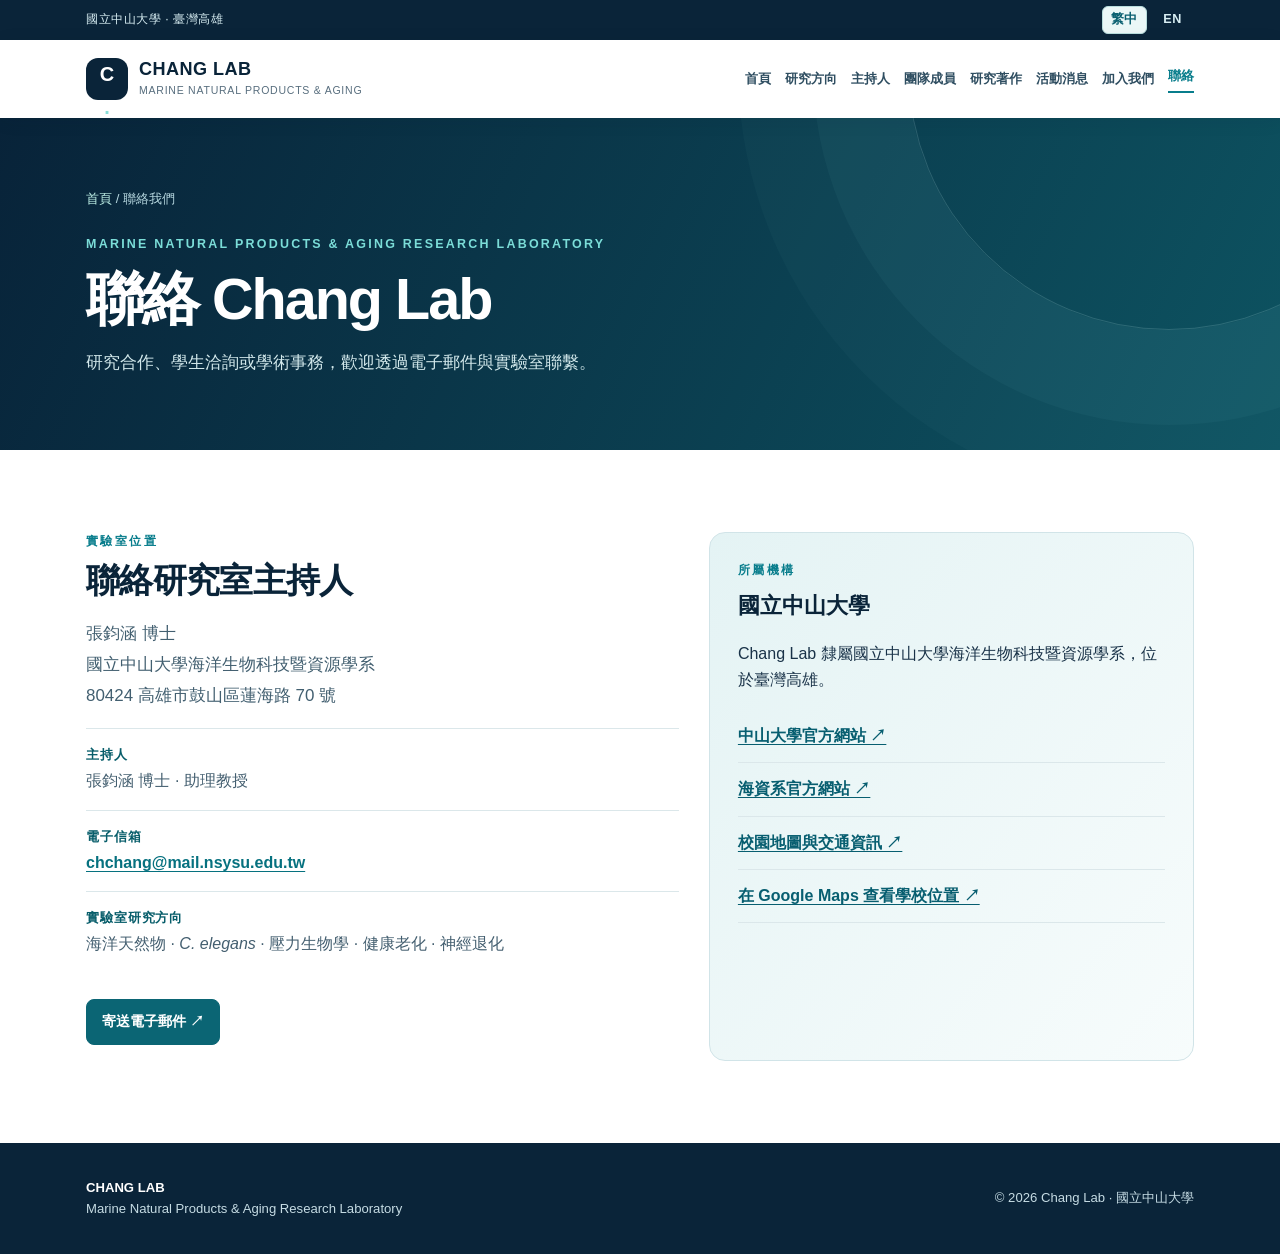
<file: contact.html>
<!DOCTYPE html>
<html lang="en"><head><meta charset="utf-8"/><meta content="width=device-width,initial-scale=1" name="viewport"/><meta content="#0a2439" name="theme-color"/><meta content="Contact information and campus address for Chang Lab at National Sun Yat-sen University." name="description"/><meta content="Contact | Chang Lab NSYSU" property="og:title"/><meta content="Contact information and campus address for Chang Lab at National Sun Yat-sen University." property="og:description"/><title>Contact | Chang Lab · NSYSU</title><style>
    :root { --navy:#0a2439; --ink:#193248; --muted:#586e7e; --teal:#087d8c; --teal-dark:#075d6a; --light:#f3f8f9; --paper:#fff; --stroke:#dbe7ea; --accent:#d65742; --max:1120px; }
    * { box-sizing:border-box; }
    html { scroll-behavior:smooth; scroll-padding-top:80px; }
    body { margin:0; font-family: -apple-system,BlinkMacSystemFont,"Segoe UI",Arial,"Noto Sans TC",sans-serif; line-height:1.65; color:var(--ink); background:#fff; }
    a { color:inherit; }
    a:focus-visible, button:focus-visible { outline:3px solid #e69d55; outline-offset:3px; }
    .container { max-width:var(--max); padding:0 26px; margin:0 auto; }
    .topline { background:var(--navy); color:#d8eef3; font-size:.76rem; letter-spacing:.045em; }
    .topline .container { display:flex; justify-content:flex-end; align-items:center; min-height:32px; }
    .topline a { color:#d8eef3; text-decoration:none; }
    header { background:rgba(255,255,255,.97); position:sticky; top:0; z-index:10; box-shadow:0 3px 18px rgba(7,29,43,.07); }
    .nav { display:flex; align-items:center; justify-content:space-between; gap:18px; min-height:78px; }
    .brand { display:flex; gap:11px; align-items:center; text-decoration:none; min-width:0; }
    .brand-logo { width:42px; height:42px; border-radius:12px; background:var(--navy); display:grid; place-items:center; color:#fff; font-weight:800; font-size:20px; flex-shrink:0; }
    .brand-name { font-weight:800; letter-spacing:.025em; color:var(--navy); font-size:1.13rem; white-space:nowrap; line-height:1.15; }
    .brand-sub { font-size:.66rem; color:var(--muted); letter-spacing:.07em; text-transform:uppercase; margin-top:2px; }
    .navlinks { display:flex; align-items:center; gap:21px; }
    .navlinks a { text-decoration:none; font-size:.85rem; font-weight:650; color:#2f4e61; white-space:nowrap; }
    .navlinks a:hover { color:var(--teal); }
    .menu-btn { display:none; border:1px solid var(--stroke); background:#fff; border-radius:9px; padding:8px 12px; color:var(--ink); cursor:pointer; font-size:1rem; }
    .hero { min-height:500px; background:linear-gradient(116deg, #082339 0%, #103b51 55%, #0b5665 100%); overflow:hidden; color:#fff; position:relative; }
    .hero:before { content:""; position:absolute; width:650px; height:650px; border:1px solid rgba(173,232,223,.12); border-radius:50%; top:-300px; right:-130px; box-shadow:0 0 0 90px rgba(179,233,230,.035),0 0 0 180px rgba(179,233,230,.025); }
    .hero-inner { display:grid; grid-template-columns:1.08fr .92fr; gap:36px; align-items:center; min-height:500px; position:relative; }
    .eyebrow { color:#7bddd8; font-size:.78rem; letter-spacing:.18em; text-transform:uppercase; font-weight:700; }
    h1 { font-size:clamp(2.3rem,4.25vw,4rem); line-height:1.19; letter-spacing:-.035em; margin:15px 0 20px; font-weight:800; }
    .hero p { max-width:570px; font-size:1.04rem; color:#cee4e7; margin:0 0 28px; }
    .button { display:inline-flex; align-items:center; justify-content:center; gap:8px; text-decoration:none; background:#e8f8f6; color:#064756; border-radius:7px; padding:12px 20px; font-size:.91rem; font-weight:750; }
    .button:hover { background:#fff; }
    .button-outline { background:transparent; border:1px solid rgba(255,255,255,.47); color:#fff; margin-left:10px; }
    .button-outline:hover { background:rgba(255,255,255,.1); }
    .hero-art { max-width:460px; width:100%; justify-self:end; filter:drop-shadow(0 15px 30px rgba(0,0,0,.12)); }
    section { padding:82px 0; }
    section.alt { background:var(--light); }
    .section-top { display:flex; justify-content:space-between; align-items:end; gap:30px; margin-bottom:30px; }
    .kicker { font-size:.75rem; text-transform:uppercase; letter-spacing:.2em; color:var(--teal); font-weight:800; margin:0 0 7px; }
    h2 { font-size:clamp(1.85rem,2.65vw,2.55rem); color:var(--navy); margin:0; line-height:1.25; letter-spacing:-.02em; }
    .subhead { margin:10px 0 0; color:var(--muted); max-width:700px; font-size:.97rem; }
    .intro-grid { display:grid; grid-template-columns:1.1fr .9fr; gap:56px; align-items:center; }
    .intro-grid p { color:#476072; margin:19px 0; }
    .pill-row { display:flex; flex-wrap:wrap; gap:9px; margin-top:25px; }
    .pill { background:#e9f5f5; border:1px solid #d0e6e7; color:#076677; padding:6px 12px; border-radius:30px; font-size:.79rem; font-weight:700; }
    .panel { border-radius:16px; border:1px solid #cfdee2; background:linear-gradient(145deg,#e7f3f4,#f9fcfc); padding:31px; }
    .panel-num { display:inline-block; color:var(--accent); font-size:3.15rem; font-weight:850; line-height:1; }
    .panel small { display:block; font-size:.8rem; color:var(--muted); margin-top:6px; }
    .panel hr { border:0; border-top:1px solid #d1e0e3; margin:24px 0; }
    .panel h3 { font-size:1.2rem; margin:0 0 7px; color:var(--navy); }
    .panel p { margin:0; font-size:.9rem; }
    .cards { display:grid; grid-template-columns:repeat(3,minmax(0,1fr)); gap:18px; }
    .card { background:#fff; border:1px solid var(--stroke); border-radius:12px; padding:26px; box-shadow:0 9px 26px rgba(9,52,66,.03); }
    .card-symbol { width:52px; height:52px; display:grid; place-items:center; background:#e6f4f4; border-radius:13px; color:var(--teal-dark); margin-bottom:22px; }
    .card h3 { margin:0 0 10px; font-size:1.14rem; color:var(--navy); line-height:1.35; }
    .card p { margin:0; color:var(--muted); font-size:.9rem; }
    .team { display:grid; grid-template-columns:260px 1fr; background:#fff; border:1px solid var(--stroke); border-radius:13px; overflow:hidden; }
    .portrait { min-height:258px; background:linear-gradient(145deg,#0c3448,#0d7480); display:flex; align-items:center; justify-content:center; color:#c3f0e7; position:relative; }
    .portrait svg { max-width:160px; width:70%; }
    .team-content { padding:30px; }
    .team-content h3 { margin:0 0 2px; color:var(--navy); font-size:1.5rem; }
    .team-content .role { color:var(--teal-dark); font-weight:700; font-size:.87rem; margin-bottom:12px; }
    .team-content p { color:var(--muted); font-size:.94rem; }
    .quiet { background:#fff; border:1px dashed #b8cdd1; border-radius:11px; padding:23px; color:var(--muted); }
    .quiet strong { color:var(--navy); }
    .split { display:grid; grid-template-columns:1fr 1fr; gap:20px; }
    .textlink { color:var(--teal-dark); font-weight:700; text-decoration:underline; text-underline-offset:4px; }
    .textlink:hover { color:var(--accent); }
    .contact-grid { display:grid; grid-template-columns:1.1fr .9fr; gap:30px; }
    .contact-info { border-top:1px solid var(--stroke); padding:15px 0; }
    .contact-info strong { display:block; font-size:.8rem; text-transform:uppercase; letter-spacing:.07em; color:var(--teal-dark); }
    .contact-info span { display:block; color:#445f70; margin-top:3px; }
    footer { background:var(--navy); color:#c6dce4; padding:34px 0; font-size:.82rem; }
    footer .container { display:flex; align-items:center; justify-content:space-between; gap:15px; }
    footer b { color:#fff; }
    @media(max-width:980px) { .navlinks { gap:12px; } .navlinks a { font-size:.77rem; } .hero-inner { grid-template-columns:1.2fr .8fr; } }
    @media(max-width:780px) {
      .nav { min-height:69px; } .menu-btn { display:block; }
      .navlinks { display:none; position:absolute; top:100%; left:0; right:0; padding:18px 26px 22px; background:#fff; border-top:1px solid var(--stroke); box-shadow:0 15px 25px rgba(8,28,40,.09); flex-direction:column; align-items:flex-start; gap:15px; }
      .navlinks.open { display:flex; }
      .navlinks a { font-size:.96rem; }
      .hero-inner { grid-template-columns:1fr; min-height:0; padding-top:67px; padding-bottom:60px; }
      .hero-art { max-width:300px; justify-self:center; margin-top:0; }
      .cards, .intro-grid, .contact-grid, .split { grid-template-columns:1fr; }
      .intro-grid { gap:28px; } .cards { gap:13px; }
      .team { grid-template-columns:1fr; } .portrait { min-height:190px; }
      section { padding:62px 0; } .section-top { display:block; }
    }
    @media(max-width:460px) { .container { padding:0 18px; } .brand-sub { font-size:.57rem; } .brand-name { font-size:1rem; } .button-outline { margin-left:0; margin-top:10px; } .hero-actions .button { display:flex; width:100%; } footer .container { display:block; } }
  

    .research-hero { background:linear-gradient(114deg,#082339,#0d5361); color:white; padding:78px 0 72px; position:relative; overflow:hidden; }
    .research-hero:after { content:""; border:1px solid rgba(190,246,236,.18); border-radius:50%; width:540px; height:540px; position:absolute; right:-110px; top:-290px; box-shadow:0 0 0 85px rgba(190,246,236,.035),0 0 0 165px rgba(190,246,236,.025); pointer-events:none; }
    .research-hero .container { position:relative; z-index:1; }
    .research-hero h1 { font-size:clamp(2.5rem,4.8vw,4.2rem); max-width:950px; margin:14px 0 18px; }
    .research-hero p { color:#d1e7eb; max-width:770px; font-size:1.05rem; margin:0; }
    .breadcrumb { font-size:.82rem; color:#b7d8e0; }
    .breadcrumb a { text-decoration:none; color:#c1f3e9; }
    .eyebrow-dark { color:#077987; letter-spacing:.15em; font-size:.78rem; font-weight:800; text-transform:uppercase; margin:0 0 8px; }
    .research-overview { display:grid; grid-template-columns:1.1fr .9fr; gap:55px; align-items:center; }
    .research-overview p { color:#486375; }
    .stat-grid { display:grid; grid-template-columns:1fr 1fr; gap:12px; }
    .stat { border:1px solid var(--stroke); border-radius:13px; background:var(--light); padding:22px; }
    .stat strong { display:block; color:#d65742; font-size:2.5rem; line-height:1; }
    .stat span { display:block; color:#476072; margin-top:12px; font-size:.85rem; }
    .research-unit { display:grid; grid-template-columns:260px 1fr; gap:48px; align-items:start; }
    .research-unit .visual { border:1px solid #cde4e7; background:linear-gradient(145deg,#e7f7f5,#d5e9ee); min-height:260px; border-radius:20px; display:flex; align-items:center; justify-content:center; position:relative; overflow:hidden; }
    .research-unit .visual svg { width:78%; max-width:215px; height:auto; }
    .unit-num { font-size:.78rem; letter-spacing:.2em; text-transform:uppercase; font-weight:800; color:#087d8c; margin:0 0 8px; }
    .research-unit h2 { margin-bottom:18px; }
    .research-unit p { color:#476072; font-size:.98rem; }
    .tags { display:flex; gap:8px; flex-wrap:wrap; margin:23px 0 0; }
    .tags span { background:#e8f5f5; color:#076677; border-radius:24px; padding:6px 12px; font-size:.8rem; font-weight:650; }
    .method-box { margin-top:24px; border-left:3px solid var(--accent); background:#f5fafa; padding:17px 22px; font-size:.92rem; color:#476072; }
    .method-box b { color:var(--navy); }
    .workflow { display:grid; grid-template-columns:repeat(4,minmax(0,1fr)); gap:13px; margin-top:35px; }
    .workflow-item { border:1px solid var(--stroke); border-radius:13px; padding:22px; background:white; min-width:0; }
    .workflow-item .n { color:#c44e3e; font-weight:850; letter-spacing:.08em; font-size:.82rem; }
    .workflow-item h3 { color:var(--navy); margin:9px 0 8px; line-height:1.35; font-size:1.07rem; }
    .workflow-item p { font-size:.88rem; color:#526a77; margin:0; }
    .resource-note { color:var(--muted); font-size:.85rem; margin-top:23px; }
    .cta { display:flex; align-items:center; justify-content:space-between; gap:20px; border-radius:17px; background:linear-gradient(120deg,#0b3145,#0d5262); padding:40px; color:white; }
    .cta h2 { color:white; }
    .cta p { margin:12px 0 0; color:#c9e5e7; }
    .cta a { background:#e8f8f6; color:#064756; white-space:nowrap; }
    @media(max-width:850px){ .research-unit { grid-template-columns:210px 1fr; gap:25px; } .workflow { grid-template-columns:repeat(2,minmax(0,1fr)); } }
    @media(max-width:700px){ .research-overview, .research-unit { grid-template-columns:1fr; } .research-unit .visual { min-height:195px; } .research-unit .visual svg { max-width:160px; } .research-hero { padding:55px 0; } .cta { display:block; padding:28px; } .cta a { margin-top:21px; } }
    @media(max-width:460px){ .workflow { grid-template-columns:1fr; } .stat-grid { grid-template-columns:1fr 1fr; } .stat { padding:17px; } .stat strong { font-size:2rem; } }


  /* Members-page layout: uses the existing Chang Lab design tokens */
  .people-hero { background:linear-gradient(114deg,#082339,#0d5361); color:white; padding:76px 0 74px; position:relative; overflow:hidden; }
  .people-hero:after { content:""; position:absolute; right:-95px; top:-290px; width:530px; height:530px; border:1px solid rgba(190,246,236,.18); border-radius:50%; box-shadow:0 0 0 85px rgba(190,246,236,.035),0 0 0 165px rgba(190,246,236,.025); pointer-events:none; }
  .people-hero .container { position:relative; z-index:1; }
  .people-hero h1 { font-size:clamp(2.5rem,4.8vw,4.2rem); line-height:1.2; margin:14px 0 18px; }
  .people-hero p { color:#d1e7eb; max-width:790px; font-size:1.05rem; margin:0; }
  .member-kicker { margin:0 0 9px; color:var(--teal); font-weight:800; font-size:.77rem; letter-spacing:.18em; text-transform:uppercase; }
  .member-intro { margin-bottom:30px; }
  .member-intro h2 { margin:0 0 9px; }
  .member-intro p:last-child { color:var(--muted); margin:0; }
  .pi-card { display:grid; grid-template-columns:minmax(220px,300px) minmax(0,1fr); border:1px solid var(--stroke); border-radius:19px; overflow:hidden; background:#fff; box-shadow:0 10px 36px rgba(9,43,58,.045); }
  .pi-art { background:linear-gradient(145deg,#dff2f2,#d3e7ef); min-height:370px; padding:28px; display:flex; flex-direction:column; align-items:center; justify-content:center; gap:19px; border-right:1px solid #d5e5e9; }
  .portrait-ring { width:min(74%,220px); aspect-ratio:1; border-radius:50%; background:linear-gradient(160deg,#0a3a4d,#0e6370); display:grid; place-items:center; position:relative; box-shadow:0 0 0 9px rgba(255,255,255,.48); color:#d4fffa; font-weight:800; font-size:clamp(3.5rem,7vw,5.2rem); letter-spacing:-.065em; }
  .portrait-ring:before { content:""; position:absolute; width:76%; height:76%; border:1px solid rgba(195,242,240,.2); border-radius:50%; }
  .pi-art small { color:#456c78; font-size:.78rem; text-align:center; }
  .pi-details { padding:35px 39px; }
  .pi-role { font-size:.8rem; font-weight:800; color:var(--teal); letter-spacing:.11em; text-transform:uppercase; }
  .pi-details h3 { font-size:clamp(1.8rem,2.5vw,2.5rem); line-height:1.16; color:var(--navy); margin:10px 0 7px; }
  .pi-sub { margin:0 0 19px; color:#547084; font-size:1.01rem; }
  .pi-details p:not(.pi-sub) { color:#466172; margin:0 0 16px; }
  .tag-row { display:flex; flex-wrap:wrap; gap:8px; margin:19px 0 24px; }
  .tag-row span { background:#eaf6f5; border:1px solid #cde6e6; border-radius:24px; padding:5px 11px; color:#076577; font-size:.79rem; font-weight:680; }
  .pi-links { display:flex; gap:11px; flex-wrap:wrap; margin-top:23px; }
  .pi-links a { display:inline-flex; align-items:center; gap:7px; border-radius:8px; padding:9px 13px; font-size:.88rem; font-weight:750; text-decoration:none; background:#0b4f5e; color:#fff; }
  .pi-links a.secondary { color:#07576a; border:1px solid #bfdde1; background:#f2fafa; }
  .student-grid { display:grid; grid-template-columns:repeat(2,minmax(0,1fr)); gap:20px; }
  .people-placeholder { border:1px solid var(--stroke); background:#fff; border-radius:16px; padding:28px; min-height:220px; display:flex; flex-direction:column; align-items:flex-start; }
  .people-placeholder .symbol { width:45px; height:45px; border-radius:13px; display:grid; place-items:center; background:#e8f5f5; color:#087180; font-weight:850; font-size:1.25rem; }
  .people-placeholder h3 { margin:21px 0 7px; color:var(--navy); font-size:1.25rem; line-height:1.3; }
  .people-placeholder p { color:#567081; font-size:.94rem; margin:0; }
  .notice { color:#526b7a; font-size:.9rem; margin:21px 0 0; }
  .alumni-panel { display:flex; justify-content:space-between; gap:30px; align-items:center; border-radius:14px; padding:29px 32px; background:#eef6f7; border:1px solid #d2e4e7; }
  .alumni-panel h3 { margin:0 0 5px; color:var(--navy); font-size:1.28rem; }
  .alumni-panel p { margin:0; font-size:.94rem; color:#526f80; }
  .alumni-panel .alumni-icon { font-size:2.7rem; font-weight:900; color:var(--accent); line-height:1; }
  .join-cta { display:flex; align-items:center; justify-content:space-between; gap:24px; border-radius:17px; background:linear-gradient(115deg,#0b3145,#0d5262); padding:36px 40px; color:white; }
  .join-cta h2 { color:#fff; font-size:1.7rem; }
  .join-cta p { color:#c9e5e7; margin:11px 0 0; }
  .join-cta a { display:inline-block; background:#e8f8f6; color:#064756; text-decoration:none; font-weight:750; border-radius:7px; padding:11px 16px; white-space:nowrap; }
  @media(max-width:800px) {
    .pi-card { grid-template-columns:240px minmax(0,1fr); }
    .pi-art { min-height:300px; }
    .pi-details { padding:28px; }
  }
  @media(max-width:670px) {
    .people-hero { padding:55px 0 58px; }
    .pi-card { grid-template-columns:1fr; }
    .pi-art { min-height:230px; border-right:0; border-bottom:1px solid #d5e5e9; }
    .portrait-ring { width:145px; font-size:3.5rem; }
    .pi-details { padding:26px; }
    .student-grid { grid-template-columns:1fr; }
    .alumni-panel { padding:23px; }
    .join-cta { display:block; padding:28px; }
    .join-cta a { margin-top:20px; }
  }


/* Unified navigation & post-CV content */
.navlinks { gap:14px; }
.navlinks a {font-size:.80rem;}
.navlinks a[aria-current="page"] {color:var(--teal);border-bottom:2px solid var(--teal);padding-bottom:5px;}
.skip-link {position:absolute;left:-9999px;top:7px;z-index:50;background:#fff;color:#0a2439;padding:8px 15px;}
.skip-link:focus {left:12px;}
:root { --max:1160px; }
.page-hero { background:linear-gradient(115deg,#082339,#0d5361);color:#fff;padding:70px 0 74px;position:relative;overflow:hidden; }
.page-hero:after { content:"";position:absolute;border:1px solid rgba(206,250,245,.17);height:520px;width:520px;border-radius:50%;right:-150px;top:-310px;box-shadow:0 0 0 95px rgba(170,234,239,.035),0 0 0 170px rgba(170,234,239,.025);pointer-events:none; }
.page-hero .container {position:relative;z-index:1;}
.page-hero h1 {margin:11px 0 15px;font-size:clamp(2.5rem,4.5vw,4.1rem);}
.page-hero p {max-width:850px;color:#d2e8eb;font-size:1.04rem;margin:0;}
.lead {font-size:1.06rem;line-height:1.83;max-width:840px;color:#425f70;}
.stack {display:grid;gap:16px;}
.blocktitle {font-size:1.4rem;margin:0 0 14px;color:var(--navy);}
.info-grid {display:grid;grid-template-columns:repeat(3,minmax(0,1fr));gap:17px;}
.info-grid.two {grid-template-columns:repeat(2,minmax(0,1fr));}
.info-card {padding:24px;background:#fff;border:1px solid var(--stroke);border-radius:14px;}
.info-card h3 {margin:0 0 8px;font-size:1.05rem;color:var(--navy);}
.info-card p {margin:0;color:#536c78;font-size:.92rem;}
.info-card .date {font-weight:800;color:#a84c3b;font-size:.77rem;letter-spacing:.06em;text-transform:uppercase;margin:0 0 8px;}
.layout-side {display:grid;grid-template-columns:minmax(0,2fr) minmax(260px,1fr);gap:48px;align-items:start;}
.list-clean {list-style:none;padding:0;margin:0;}
.list-clean li {padding:13px 0;border-bottom:1px solid var(--stroke);}
.inline-link {color:#06717f;font-weight:730;text-decoration:underline;text-underline-offset:3px;}
.inline-link:hover {color:#d65742;}
.timeline {border-left:2px solid #c6dfe1;padding-left:23px;display:grid;gap:25px;}
.timeline-item {position:relative;}
.timeline-item:before {content:"";position:absolute;left:-32px;top:7px;width:14px;height:14px;background:#0b8390;border-radius:50%;border:3px solid #fff;box-shadow:0 0 0 1px #8bc7ce;}
.timeline-item time {display:block;color:#b04e3d;font-size:.82rem;font-weight:800;}
.timeline-item h3 {font-size:1.1rem;line-height:1.42;margin:3px 0;color:var(--navy);}
.timeline-item p {margin:4px 0;color:#516b7c;font-size:.93rem;}
.mini-note {padding:18px 20px;border:1px solid #cfe4e7;background:#f1f8f9;border-radius:12px;color:#496575;font-size:.91rem;}
.site-button {display:inline-flex;align-items:center;gap:8px;text-decoration:none;border:1px solid #0b6574;border-radius:8px;padding:10px 15px;font-weight:800;font-size:.9rem;background:#0b6574;color:white;}
.site-button:hover{background:#064654;color:white;}
.site-button.ghost {background:#fff;color:#0b6574;}
.year-head {display:flex;align-items:center;gap:15px;margin:35px 0 18px;}
.year-head h2 {font-size:1.6rem;margin:0;}
.year-head:after {content:"";display:block;flex:1;border-top:1px solid var(--stroke);}
.pub-list {display:grid;gap:11px;}
.pub-item {border:1px solid var(--stroke);background:white;border-radius:11px;padding:21px 23px;}
.pub-item .pub-id {color:#a84e3d;font-size:.77rem;font-weight:800;letter-spacing:.06em;}
.pub-item h3 {font-size:1.02rem;line-height:1.5;margin:7px 0;color:#0b2b3f;}
.pub-item .authors {font-size:.87rem;color:#536c7d;line-height:1.6;margin:0 0 6px;}
.pub-item .journal {font-size:.9rem;color:#24495c;line-height:1.55;margin:0;}
.pub-item .pub-link {font-size:.84rem;display:inline-block;color:#076b7a;font-weight:750;margin-top:9px;}
.pub-count {color:#5d7884;font-size:.9rem;margin:7px 0 0;}
.filter-bar {display:flex;gap:12px;align-items:center;flex-wrap:wrap;padding:20px;background:#f4fafb;border-radius:12px;border:1px solid #d5e8ea;margin-top:27px;}
.filter-bar input,.filter-bar select {border:1px solid #bfd6db;padding:10px 12px;border-radius:8px;background:#fff;font:inherit;font-size:.94rem;color:var(--ink);}
.filter-bar input{flex:1;min-width:230px;}
.filter-bar select{min-width:145px;}
.statline {display:flex;gap:16px;flex-wrap:wrap;margin-top:16px;color:#d7e9ed;font-size:.88rem;}
.statline span{padding:6px 12px;border:1px solid rgba(198,235,233,.25);border-radius:20px;}
.news-story {border-bottom:1px solid var(--stroke);padding:26px 0;}
.news-story:first-child {padding-top:4px;}
.news-story .date{font-size:.83rem;font-weight:800;color:#a84e3d;letter-spacing:.04em;}
.news-story h2{font-size:1.5rem;margin:7px 0 10px;}
.news-story p{color:#506a7b;max-width:790px;}
.poster-list{display:grid;gap:12px;margin-top:19px;}
.poster-entry{padding:15px 18px;background:#f4f9fa;border:1px solid var(--stroke);border-radius:10px;}
.poster-entry strong{color:var(--navy);font-size:.94rem;}
.poster-entry p{margin:5px 0 0;font-size:.84rem;}
.address-panel{background:linear-gradient(130deg,#e4f3f4,#f7fcfc);border:1px solid #d1e4e8;border-radius:16px;padding:28px;}
.address-panel a {color:#075e70;}
.form-note{font-size:.89rem;color:#5e7785;}
.join-step{display:grid;grid-template-columns:45px 1fr;gap:15px;align-items:start;padding:18px 0;border-top:1px solid var(--stroke);}
.join-step .num{width:37px;height:37px;background:#e2f3f3;color:#077887;display:grid;place-items:center;font-weight:800;border-radius:50%;}
.join-step h3{font-size:1.05rem;margin:2px 0 5px;color:var(--navy);}
.join-step p{margin:0;color:#526e7d;font-size:.94rem;}
@media(max-width:1050px) { .navlinks{gap:10px}.navlinks a{font-size:.73rem;} }
@media(max-width:950px) { .menu-btn{display:block;} .navlinks{display:none;position:absolute;top:100%;left:0;right:0;padding:18px 26px 22px;background:#fff;border-top:1px solid var(--stroke);box-shadow:0 15px 25px rgba(8,28,40,.09);flex-direction:column;align-items:flex-start;gap:15px;} .navlinks.open{display:flex;} .navlinks a{font-size:.96rem;} }
@media(max-width:780px) {.info-grid,.info-grid.two,.layout-side{grid-template-columns:1fr;} .page-hero{padding:54px 0;} .info-grid{gap:12px;}}
@media(max-width:460px){.filter-bar input,.filter-bar select{width:100%;min-width:0;} .pub-item{padding:17px;} }
</style><link rel="stylesheet" href="assets/site-i18n.css"/>
<script src="assets/site-i18n.js" defer></script>
</head><body><a class="skip-link" href="#main">Skip to content</a>
<div class="topline"><div class="container"><a href="https://www.nsysu.edu.tw/" rel="noopener noreferrer" target="_blank">National Sun Yat-sen University · Kaohsiung, Taiwan</a></div></div>
<header><div class="container nav"><a aria-label="Chang Lab Home" class="brand" href="index.html"><div class="brand-logo">C<span style="color:#88dfd8">.</span></div><div><div class="brand-name">CHANG LAB</div><div class="brand-sub">Marine Natural Products &amp; Aging</div></div></a><button aria-controls="navLinks" aria-expanded="false" class="menu-btn" id="menuButton" type="button">☰ Menu</button><nav aria-label="Main navigation" class="navlinks" id="navLinks"><a href="index.html">Home</a><a href="research.html">Research</a><a href="pi.html">PI</a><a href="members.html">Members</a><a href="publications.html">Publications</a><a href="news.html">News</a><a href="join.html">Join Us</a><a aria-current="page" href="contact.html">Contact</a></nav></div></header><main id="main"><div class="page-hero"><div class="container"><div class="breadcrumb"><a href="index.html">Home</a> / Contact</div><div class="eyebrow" style="margin-top:24px">MARINE NATURAL PRODUCTS &amp; AGING RESEARCH LABORATORY</div><h1>Contact Chang Lab</h1><p>For scientific collaborations, student inquiries, and academic correspondence, please contact the laboratory by email.</p></div></div><section><div class="container contact-grid"><div><p class="kicker">OUR LOCATION</p><h2>Contact the Principal Investigator</h2><p class="lead">Chun-Han Chang, Ph.D.<br/>Department of Marine Biotechnology and Resources<br/>National Sun Yat-sen University<br/>No. 70, Lienhai Road, Gushan District<br/>Kaohsiung 80424, Taiwan</p><div class="contact-info"><strong>Principal Investigator</strong><span>Chun-Han Chang, Ph.D. · Assistant Professor</span></div><div class="contact-info"><strong>Official email</strong><span><a class="inline-link" href="mailto:chchang@mail.nsysu.edu.tw">chchang@mail.nsysu.edu.tw</a></span></div><div class="contact-info"><strong>Laboratory research</strong><span>Marine natural products · <em>C. elegans</em> · Stress biology · Healthy aging · Neurodegeneration</span></div><p style="margin-top:26px"><a class="site-button" href="mailto:chchang@mail.nsysu.edu.tw?subject=Chang%20Lab%20Inquiry">Send an email ↗</a></p></div><div class="address-panel"><p class="kicker">INSTITUTION</p><h3 class="blocktitle">National Sun Yat-sen University</h3><p>Located in Kaohsiung, Taiwan, the Department of Marine Biotechnology and Resources provides the academic home for Chang Lab.</p><ul class="list-clean"><li><a class="inline-link" href="https://www.nsysu.edu.tw/" rel="noopener noreferrer" target="_blank">University website ↗</a></li><li><a class="inline-link" href="https://mbr.nsysu.edu.tw/" rel="noopener noreferrer" target="_blank">Department website ↗</a></li><li><a class="inline-link" href="https://www.nsysu.edu.tw/p/412-1000-1503.php?Lang=en" rel="noopener noreferrer" target="_blank">Official campus map and directions ↗</a></li><li><a class="inline-link" href="https://www.google.com/maps/search/?api=1&amp;query=National%20Sun%20Yat-sen%20University%20Kaohsiung" rel="noopener noreferrer" target="_blank">View university on Google Maps ↗</a></li></ul></div></div></section></main><footer><div class="container"><div><b>CHANG LAB</b><br/>Marine Natural Products &amp; Aging Research Laboratory</div><div>© <span id="year">2026</span> Chang Lab · National Sun Yat-sen University</div></div></footer><script>(function(){const button=document.getElementById('menuButton'),nav=document.getElementById('navLinks');if(button&&nav){button.addEventListener('click',()=>{const x=nav.classList.toggle('open');button.setAttribute('aria-expanded',String(x))});nav.querySelectorAll('a').forEach(link=>link.addEventListener('click',()=>{nav.classList.remove('open');button.setAttribute('aria-expanded','false')}));}document.getElementById('year').textContent=new Date().getFullYear();})();
</script></body></html>
</file>
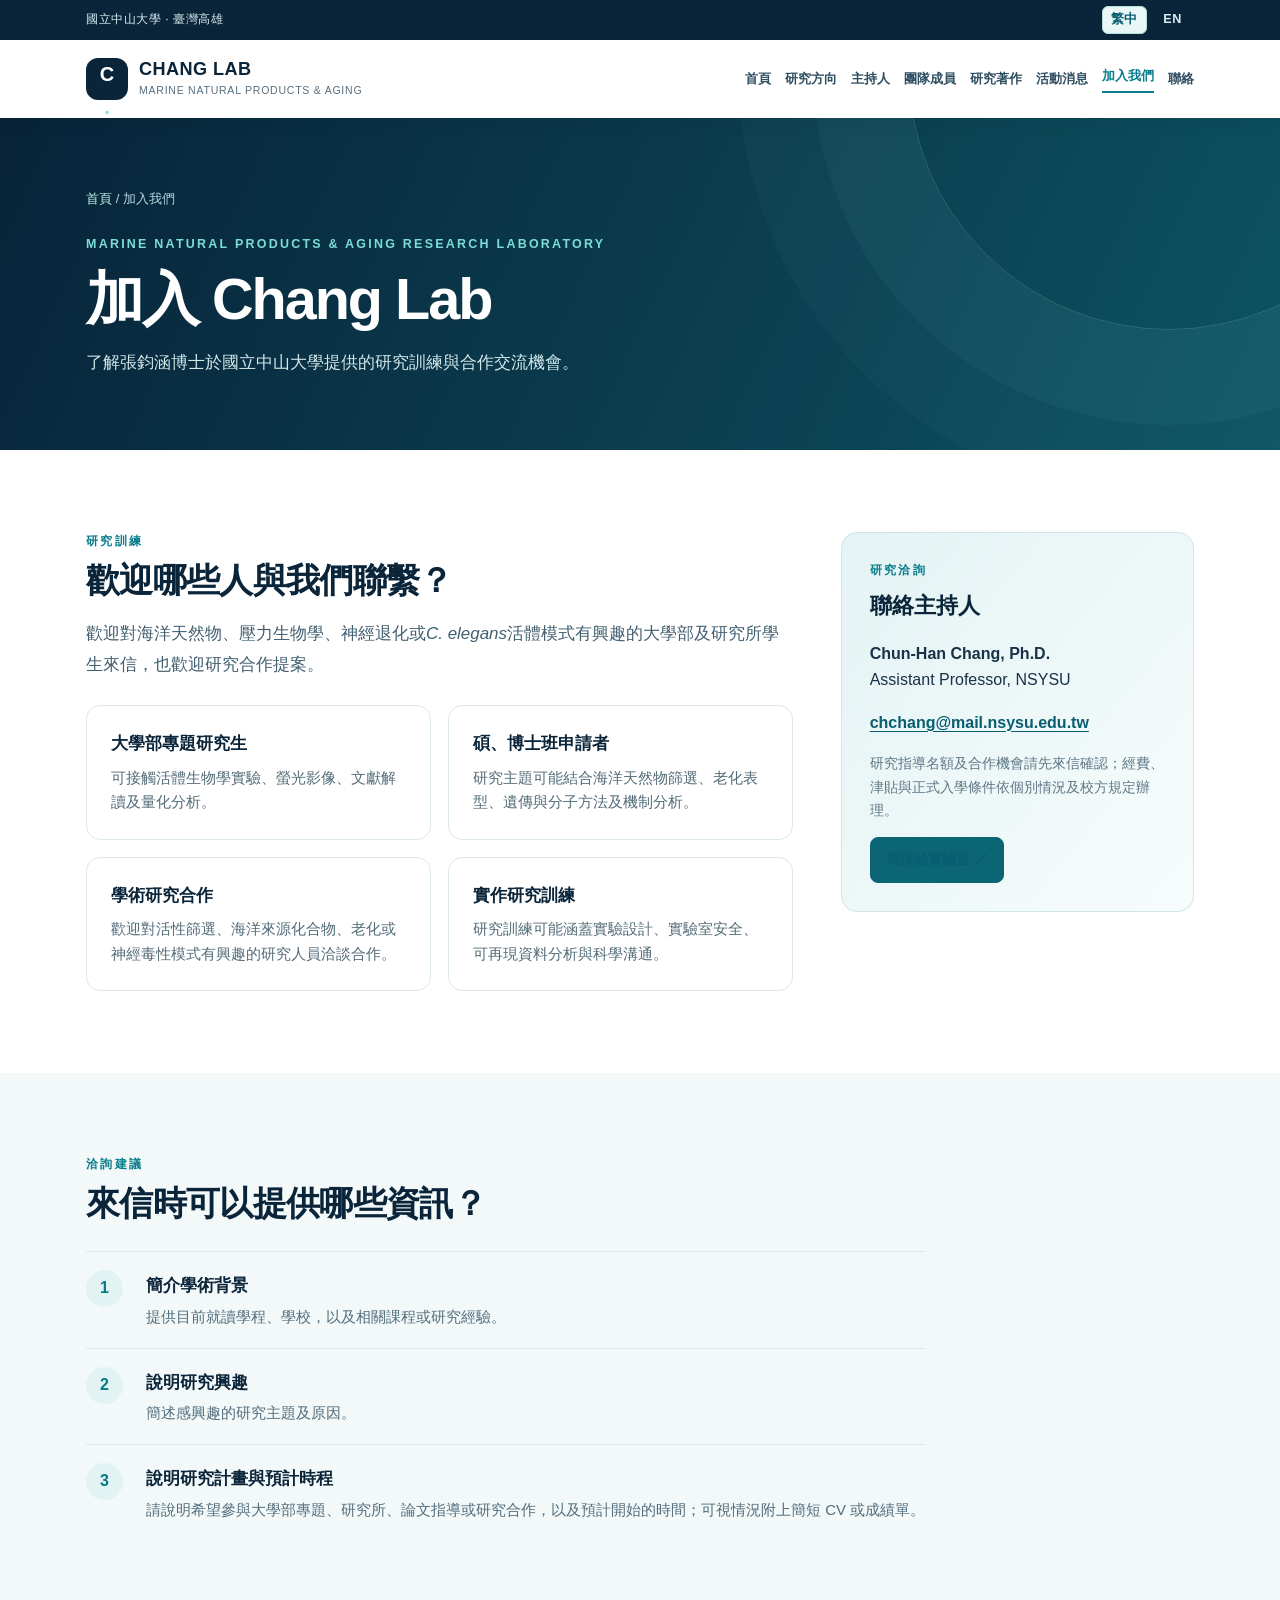
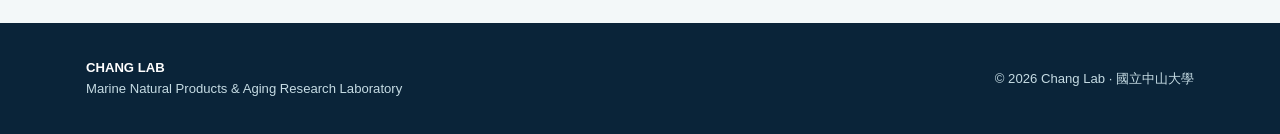
<file: join.html>
<!DOCTYPE html>
<html lang="en"><head><meta charset="utf-8"/><meta content="width=device-width,initial-scale=1" name="viewport"/><meta content="#0a2439" name="theme-color"/><meta content="Research training and scientific collaboration inquiries at Chang Lab, NSYSU." name="description"/><meta content="Join Us | Chang Lab NSYSU" property="og:title"/><meta content="Research training and scientific collaboration inquiries at Chang Lab, NSYSU." property="og:description"/><title>Join Us | Chang Lab · NSYSU</title><style>
    :root { --navy:#0a2439; --ink:#193248; --muted:#586e7e; --teal:#087d8c; --teal-dark:#075d6a; --light:#f3f8f9; --paper:#fff; --stroke:#dbe7ea; --accent:#d65742; --max:1120px; }
    * { box-sizing:border-box; }
    html { scroll-behavior:smooth; scroll-padding-top:80px; }
    body { margin:0; font-family: -apple-system,BlinkMacSystemFont,"Segoe UI",Arial,"Noto Sans TC",sans-serif; line-height:1.65; color:var(--ink); background:#fff; }
    a { color:inherit; }
    a:focus-visible, button:focus-visible { outline:3px solid #e69d55; outline-offset:3px; }
    .container { max-width:var(--max); padding:0 26px; margin:0 auto; }
    .topline { background:var(--navy); color:#d8eef3; font-size:.76rem; letter-spacing:.045em; }
    .topline .container { display:flex; justify-content:flex-end; align-items:center; min-height:32px; }
    .topline a { color:#d8eef3; text-decoration:none; }
    header { background:rgba(255,255,255,.97); position:sticky; top:0; z-index:10; box-shadow:0 3px 18px rgba(7,29,43,.07); }
    .nav { display:flex; align-items:center; justify-content:space-between; gap:18px; min-height:78px; }
    .brand { display:flex; gap:11px; align-items:center; text-decoration:none; min-width:0; }
    .brand-logo { width:42px; height:42px; border-radius:12px; background:var(--navy); display:grid; place-items:center; color:#fff; font-weight:800; font-size:20px; flex-shrink:0; }
    .brand-name { font-weight:800; letter-spacing:.025em; color:var(--navy); font-size:1.13rem; white-space:nowrap; line-height:1.15; }
    .brand-sub { font-size:.66rem; color:var(--muted); letter-spacing:.07em; text-transform:uppercase; margin-top:2px; }
    .navlinks { display:flex; align-items:center; gap:21px; }
    .navlinks a { text-decoration:none; font-size:.85rem; font-weight:650; color:#2f4e61; white-space:nowrap; }
    .navlinks a:hover { color:var(--teal); }
    .menu-btn { display:none; border:1px solid var(--stroke); background:#fff; border-radius:9px; padding:8px 12px; color:var(--ink); cursor:pointer; font-size:1rem; }
    .hero { min-height:500px; background:linear-gradient(116deg, #082339 0%, #103b51 55%, #0b5665 100%); overflow:hidden; color:#fff; position:relative; }
    .hero:before { content:""; position:absolute; width:650px; height:650px; border:1px solid rgba(173,232,223,.12); border-radius:50%; top:-300px; right:-130px; box-shadow:0 0 0 90px rgba(179,233,230,.035),0 0 0 180px rgba(179,233,230,.025); }
    .hero-inner { display:grid; grid-template-columns:1.08fr .92fr; gap:36px; align-items:center; min-height:500px; position:relative; }
    .eyebrow { color:#7bddd8; font-size:.78rem; letter-spacing:.18em; text-transform:uppercase; font-weight:700; }
    h1 { font-size:clamp(2.3rem,4.25vw,4rem); line-height:1.19; letter-spacing:-.035em; margin:15px 0 20px; font-weight:800; }
    .hero p { max-width:570px; font-size:1.04rem; color:#cee4e7; margin:0 0 28px; }
    .button { display:inline-flex; align-items:center; justify-content:center; gap:8px; text-decoration:none; background:#e8f8f6; color:#064756; border-radius:7px; padding:12px 20px; font-size:.91rem; font-weight:750; }
    .button:hover { background:#fff; }
    .button-outline { background:transparent; border:1px solid rgba(255,255,255,.47); color:#fff; margin-left:10px; }
    .button-outline:hover { background:rgba(255,255,255,.1); }
    .hero-art { max-width:460px; width:100%; justify-self:end; filter:drop-shadow(0 15px 30px rgba(0,0,0,.12)); }
    section { padding:82px 0; }
    section.alt { background:var(--light); }
    .section-top { display:flex; justify-content:space-between; align-items:end; gap:30px; margin-bottom:30px; }
    .kicker { font-size:.75rem; text-transform:uppercase; letter-spacing:.2em; color:var(--teal); font-weight:800; margin:0 0 7px; }
    h2 { font-size:clamp(1.85rem,2.65vw,2.55rem); color:var(--navy); margin:0; line-height:1.25; letter-spacing:-.02em; }
    .subhead { margin:10px 0 0; color:var(--muted); max-width:700px; font-size:.97rem; }
    .intro-grid { display:grid; grid-template-columns:1.1fr .9fr; gap:56px; align-items:center; }
    .intro-grid p { color:#476072; margin:19px 0; }
    .pill-row { display:flex; flex-wrap:wrap; gap:9px; margin-top:25px; }
    .pill { background:#e9f5f5; border:1px solid #d0e6e7; color:#076677; padding:6px 12px; border-radius:30px; font-size:.79rem; font-weight:700; }
    .panel { border-radius:16px; border:1px solid #cfdee2; background:linear-gradient(145deg,#e7f3f4,#f9fcfc); padding:31px; }
    .panel-num { display:inline-block; color:var(--accent); font-size:3.15rem; font-weight:850; line-height:1; }
    .panel small { display:block; font-size:.8rem; color:var(--muted); margin-top:6px; }
    .panel hr { border:0; border-top:1px solid #d1e0e3; margin:24px 0; }
    .panel h3 { font-size:1.2rem; margin:0 0 7px; color:var(--navy); }
    .panel p { margin:0; font-size:.9rem; }
    .cards { display:grid; grid-template-columns:repeat(3,minmax(0,1fr)); gap:18px; }
    .card { background:#fff; border:1px solid var(--stroke); border-radius:12px; padding:26px; box-shadow:0 9px 26px rgba(9,52,66,.03); }
    .card-symbol { width:52px; height:52px; display:grid; place-items:center; background:#e6f4f4; border-radius:13px; color:var(--teal-dark); margin-bottom:22px; }
    .card h3 { margin:0 0 10px; font-size:1.14rem; color:var(--navy); line-height:1.35; }
    .card p { margin:0; color:var(--muted); font-size:.9rem; }
    .team { display:grid; grid-template-columns:260px 1fr; background:#fff; border:1px solid var(--stroke); border-radius:13px; overflow:hidden; }
    .portrait { min-height:258px; background:linear-gradient(145deg,#0c3448,#0d7480); display:flex; align-items:center; justify-content:center; color:#c3f0e7; position:relative; }
    .portrait svg { max-width:160px; width:70%; }
    .team-content { padding:30px; }
    .team-content h3 { margin:0 0 2px; color:var(--navy); font-size:1.5rem; }
    .team-content .role { color:var(--teal-dark); font-weight:700; font-size:.87rem; margin-bottom:12px; }
    .team-content p { color:var(--muted); font-size:.94rem; }
    .quiet { background:#fff; border:1px dashed #b8cdd1; border-radius:11px; padding:23px; color:var(--muted); }
    .quiet strong { color:var(--navy); }
    .split { display:grid; grid-template-columns:1fr 1fr; gap:20px; }
    .textlink { color:var(--teal-dark); font-weight:700; text-decoration:underline; text-underline-offset:4px; }
    .textlink:hover { color:var(--accent); }
    .contact-grid { display:grid; grid-template-columns:1.1fr .9fr; gap:30px; }
    .contact-info { border-top:1px solid var(--stroke); padding:15px 0; }
    .contact-info strong { display:block; font-size:.8rem; text-transform:uppercase; letter-spacing:.07em; color:var(--teal-dark); }
    .contact-info span { display:block; color:#445f70; margin-top:3px; }
    footer { background:var(--navy); color:#c6dce4; padding:34px 0; font-size:.82rem; }
    footer .container { display:flex; align-items:center; justify-content:space-between; gap:15px; }
    footer b { color:#fff; }
    @media(max-width:980px) { .navlinks { gap:12px; } .navlinks a { font-size:.77rem; } .hero-inner { grid-template-columns:1.2fr .8fr; } }
    @media(max-width:780px) {
      .nav { min-height:69px; } .menu-btn { display:block; }
      .navlinks { display:none; position:absolute; top:100%; left:0; right:0; padding:18px 26px 22px; background:#fff; border-top:1px solid var(--stroke); box-shadow:0 15px 25px rgba(8,28,40,.09); flex-direction:column; align-items:flex-start; gap:15px; }
      .navlinks.open { display:flex; }
      .navlinks a { font-size:.96rem; }
      .hero-inner { grid-template-columns:1fr; min-height:0; padding-top:67px; padding-bottom:60px; }
      .hero-art { max-width:300px; justify-self:center; margin-top:0; }
      .cards, .intro-grid, .contact-grid, .split { grid-template-columns:1fr; }
      .intro-grid { gap:28px; } .cards { gap:13px; }
      .team { grid-template-columns:1fr; } .portrait { min-height:190px; }
      section { padding:62px 0; } .section-top { display:block; }
    }
    @media(max-width:460px) { .container { padding:0 18px; } .brand-sub { font-size:.57rem; } .brand-name { font-size:1rem; } .button-outline { margin-left:0; margin-top:10px; } .hero-actions .button { display:flex; width:100%; } footer .container { display:block; } }
  

    .research-hero { background:linear-gradient(114deg,#082339,#0d5361); color:white; padding:78px 0 72px; position:relative; overflow:hidden; }
    .research-hero:after { content:""; border:1px solid rgba(190,246,236,.18); border-radius:50%; width:540px; height:540px; position:absolute; right:-110px; top:-290px; box-shadow:0 0 0 85px rgba(190,246,236,.035),0 0 0 165px rgba(190,246,236,.025); pointer-events:none; }
    .research-hero .container { position:relative; z-index:1; }
    .research-hero h1 { font-size:clamp(2.5rem,4.8vw,4.2rem); max-width:950px; margin:14px 0 18px; }
    .research-hero p { color:#d1e7eb; max-width:770px; font-size:1.05rem; margin:0; }
    .breadcrumb { font-size:.82rem; color:#b7d8e0; }
    .breadcrumb a { text-decoration:none; color:#c1f3e9; }
    .eyebrow-dark { color:#077987; letter-spacing:.15em; font-size:.78rem; font-weight:800; text-transform:uppercase; margin:0 0 8px; }
    .research-overview { display:grid; grid-template-columns:1.1fr .9fr; gap:55px; align-items:center; }
    .research-overview p { color:#486375; }
    .stat-grid { display:grid; grid-template-columns:1fr 1fr; gap:12px; }
    .stat { border:1px solid var(--stroke); border-radius:13px; background:var(--light); padding:22px; }
    .stat strong { display:block; color:#d65742; font-size:2.5rem; line-height:1; }
    .stat span { display:block; color:#476072; margin-top:12px; font-size:.85rem; }
    .research-unit { display:grid; grid-template-columns:260px 1fr; gap:48px; align-items:start; }
    .research-unit .visual { border:1px solid #cde4e7; background:linear-gradient(145deg,#e7f7f5,#d5e9ee); min-height:260px; border-radius:20px; display:flex; align-items:center; justify-content:center; position:relative; overflow:hidden; }
    .research-unit .visual svg { width:78%; max-width:215px; height:auto; }
    .unit-num { font-size:.78rem; letter-spacing:.2em; text-transform:uppercase; font-weight:800; color:#087d8c; margin:0 0 8px; }
    .research-unit h2 { margin-bottom:18px; }
    .research-unit p { color:#476072; font-size:.98rem; }
    .tags { display:flex; gap:8px; flex-wrap:wrap; margin:23px 0 0; }
    .tags span { background:#e8f5f5; color:#076677; border-radius:24px; padding:6px 12px; font-size:.8rem; font-weight:650; }
    .method-box { margin-top:24px; border-left:3px solid var(--accent); background:#f5fafa; padding:17px 22px; font-size:.92rem; color:#476072; }
    .method-box b { color:var(--navy); }
    .workflow { display:grid; grid-template-columns:repeat(4,minmax(0,1fr)); gap:13px; margin-top:35px; }
    .workflow-item { border:1px solid var(--stroke); border-radius:13px; padding:22px; background:white; min-width:0; }
    .workflow-item .n { color:#c44e3e; font-weight:850; letter-spacing:.08em; font-size:.82rem; }
    .workflow-item h3 { color:var(--navy); margin:9px 0 8px; line-height:1.35; font-size:1.07rem; }
    .workflow-item p { font-size:.88rem; color:#526a77; margin:0; }
    .resource-note { color:var(--muted); font-size:.85rem; margin-top:23px; }
    .cta { display:flex; align-items:center; justify-content:space-between; gap:20px; border-radius:17px; background:linear-gradient(120deg,#0b3145,#0d5262); padding:40px; color:white; }
    .cta h2 { color:white; }
    .cta p { margin:12px 0 0; color:#c9e5e7; }
    .cta a { background:#e8f8f6; color:#064756; white-space:nowrap; }
    @media(max-width:850px){ .research-unit { grid-template-columns:210px 1fr; gap:25px; } .workflow { grid-template-columns:repeat(2,minmax(0,1fr)); } }
    @media(max-width:700px){ .research-overview, .research-unit { grid-template-columns:1fr; } .research-unit .visual { min-height:195px; } .research-unit .visual svg { max-width:160px; } .research-hero { padding:55px 0; } .cta { display:block; padding:28px; } .cta a { margin-top:21px; } }
    @media(max-width:460px){ .workflow { grid-template-columns:1fr; } .stat-grid { grid-template-columns:1fr 1fr; } .stat { padding:17px; } .stat strong { font-size:2rem; } }


  /* Members-page layout: uses the existing Chang Lab design tokens */
  .people-hero { background:linear-gradient(114deg,#082339,#0d5361); color:white; padding:76px 0 74px; position:relative; overflow:hidden; }
  .people-hero:after { content:""; position:absolute; right:-95px; top:-290px; width:530px; height:530px; border:1px solid rgba(190,246,236,.18); border-radius:50%; box-shadow:0 0 0 85px rgba(190,246,236,.035),0 0 0 165px rgba(190,246,236,.025); pointer-events:none; }
  .people-hero .container { position:relative; z-index:1; }
  .people-hero h1 { font-size:clamp(2.5rem,4.8vw,4.2rem); line-height:1.2; margin:14px 0 18px; }
  .people-hero p { color:#d1e7eb; max-width:790px; font-size:1.05rem; margin:0; }
  .member-kicker { margin:0 0 9px; color:var(--teal); font-weight:800; font-size:.77rem; letter-spacing:.18em; text-transform:uppercase; }
  .member-intro { margin-bottom:30px; }
  .member-intro h2 { margin:0 0 9px; }
  .member-intro p:last-child { color:var(--muted); margin:0; }
  .pi-card { display:grid; grid-template-columns:minmax(220px,300px) minmax(0,1fr); border:1px solid var(--stroke); border-radius:19px; overflow:hidden; background:#fff; box-shadow:0 10px 36px rgba(9,43,58,.045); }
  .pi-art { background:linear-gradient(145deg,#dff2f2,#d3e7ef); min-height:370px; padding:28px; display:flex; flex-direction:column; align-items:center; justify-content:center; gap:19px; border-right:1px solid #d5e5e9; }
  .portrait-ring { width:min(74%,220px); aspect-ratio:1; border-radius:50%; background:linear-gradient(160deg,#0a3a4d,#0e6370); display:grid; place-items:center; position:relative; box-shadow:0 0 0 9px rgba(255,255,255,.48); color:#d4fffa; font-weight:800; font-size:clamp(3.5rem,7vw,5.2rem); letter-spacing:-.065em; }
  .portrait-ring:before { content:""; position:absolute; width:76%; height:76%; border:1px solid rgba(195,242,240,.2); border-radius:50%; }
  .pi-art small { color:#456c78; font-size:.78rem; text-align:center; }
  .pi-details { padding:35px 39px; }
  .pi-role { font-size:.8rem; font-weight:800; color:var(--teal); letter-spacing:.11em; text-transform:uppercase; }
  .pi-details h3 { font-size:clamp(1.8rem,2.5vw,2.5rem); line-height:1.16; color:var(--navy); margin:10px 0 7px; }
  .pi-sub { margin:0 0 19px; color:#547084; font-size:1.01rem; }
  .pi-details p:not(.pi-sub) { color:#466172; margin:0 0 16px; }
  .tag-row { display:flex; flex-wrap:wrap; gap:8px; margin:19px 0 24px; }
  .tag-row span { background:#eaf6f5; border:1px solid #cde6e6; border-radius:24px; padding:5px 11px; color:#076577; font-size:.79rem; font-weight:680; }
  .pi-links { display:flex; gap:11px; flex-wrap:wrap; margin-top:23px; }
  .pi-links a { display:inline-flex; align-items:center; gap:7px; border-radius:8px; padding:9px 13px; font-size:.88rem; font-weight:750; text-decoration:none; background:#0b4f5e; color:#fff; }
  .pi-links a.secondary { color:#07576a; border:1px solid #bfdde1; background:#f2fafa; }
  .student-grid { display:grid; grid-template-columns:repeat(2,minmax(0,1fr)); gap:20px; }
  .people-placeholder { border:1px solid var(--stroke); background:#fff; border-radius:16px; padding:28px; min-height:220px; display:flex; flex-direction:column; align-items:flex-start; }
  .people-placeholder .symbol { width:45px; height:45px; border-radius:13px; display:grid; place-items:center; background:#e8f5f5; color:#087180; font-weight:850; font-size:1.25rem; }
  .people-placeholder h3 { margin:21px 0 7px; color:var(--navy); font-size:1.25rem; line-height:1.3; }
  .people-placeholder p { color:#567081; font-size:.94rem; margin:0; }
  .notice { color:#526b7a; font-size:.9rem; margin:21px 0 0; }
  .alumni-panel { display:flex; justify-content:space-between; gap:30px; align-items:center; border-radius:14px; padding:29px 32px; background:#eef6f7; border:1px solid #d2e4e7; }
  .alumni-panel h3 { margin:0 0 5px; color:var(--navy); font-size:1.28rem; }
  .alumni-panel p { margin:0; font-size:.94rem; color:#526f80; }
  .alumni-panel .alumni-icon { font-size:2.7rem; font-weight:900; color:var(--accent); line-height:1; }
  .join-cta { display:flex; align-items:center; justify-content:space-between; gap:24px; border-radius:17px; background:linear-gradient(115deg,#0b3145,#0d5262); padding:36px 40px; color:white; }
  .join-cta h2 { color:#fff; font-size:1.7rem; }
  .join-cta p { color:#c9e5e7; margin:11px 0 0; }
  .join-cta a { display:inline-block; background:#e8f8f6; color:#064756; text-decoration:none; font-weight:750; border-radius:7px; padding:11px 16px; white-space:nowrap; }
  @media(max-width:800px) {
    .pi-card { grid-template-columns:240px minmax(0,1fr); }
    .pi-art { min-height:300px; }
    .pi-details { padding:28px; }
  }
  @media(max-width:670px) {
    .people-hero { padding:55px 0 58px; }
    .pi-card { grid-template-columns:1fr; }
    .pi-art { min-height:230px; border-right:0; border-bottom:1px solid #d5e5e9; }
    .portrait-ring { width:145px; font-size:3.5rem; }
    .pi-details { padding:26px; }
    .student-grid { grid-template-columns:1fr; }
    .alumni-panel { padding:23px; }
    .join-cta { display:block; padding:28px; }
    .join-cta a { margin-top:20px; }
  }


/* Unified navigation & post-CV content */
.navlinks { gap:14px; }
.navlinks a {font-size:.80rem;}
.navlinks a[aria-current="page"] {color:var(--teal);border-bottom:2px solid var(--teal);padding-bottom:5px;}
.skip-link {position:absolute;left:-9999px;top:7px;z-index:50;background:#fff;color:#0a2439;padding:8px 15px;}
.skip-link:focus {left:12px;}
:root { --max:1160px; }
.page-hero { background:linear-gradient(115deg,#082339,#0d5361);color:#fff;padding:70px 0 74px;position:relative;overflow:hidden; }
.page-hero:after { content:"";position:absolute;border:1px solid rgba(206,250,245,.17);height:520px;width:520px;border-radius:50%;right:-150px;top:-310px;box-shadow:0 0 0 95px rgba(170,234,239,.035),0 0 0 170px rgba(170,234,239,.025);pointer-events:none; }
.page-hero .container {position:relative;z-index:1;}
.page-hero h1 {margin:11px 0 15px;font-size:clamp(2.5rem,4.5vw,4.1rem);}
.page-hero p {max-width:850px;color:#d2e8eb;font-size:1.04rem;margin:0;}
.lead {font-size:1.06rem;line-height:1.83;max-width:840px;color:#425f70;}
.stack {display:grid;gap:16px;}
.blocktitle {font-size:1.4rem;margin:0 0 14px;color:var(--navy);}
.info-grid {display:grid;grid-template-columns:repeat(3,minmax(0,1fr));gap:17px;}
.info-grid.two {grid-template-columns:repeat(2,minmax(0,1fr));}
.info-card {padding:24px;background:#fff;border:1px solid var(--stroke);border-radius:14px;}
.info-card h3 {margin:0 0 8px;font-size:1.05rem;color:var(--navy);}
.info-card p {margin:0;color:#536c78;font-size:.92rem;}
.info-card .date {font-weight:800;color:#a84c3b;font-size:.77rem;letter-spacing:.06em;text-transform:uppercase;margin:0 0 8px;}
.layout-side {display:grid;grid-template-columns:minmax(0,2fr) minmax(260px,1fr);gap:48px;align-items:start;}
.list-clean {list-style:none;padding:0;margin:0;}
.list-clean li {padding:13px 0;border-bottom:1px solid var(--stroke);}
.inline-link {color:#06717f;font-weight:730;text-decoration:underline;text-underline-offset:3px;}
.inline-link:hover {color:#d65742;}
.timeline {border-left:2px solid #c6dfe1;padding-left:23px;display:grid;gap:25px;}
.timeline-item {position:relative;}
.timeline-item:before {content:"";position:absolute;left:-32px;top:7px;width:14px;height:14px;background:#0b8390;border-radius:50%;border:3px solid #fff;box-shadow:0 0 0 1px #8bc7ce;}
.timeline-item time {display:block;color:#b04e3d;font-size:.82rem;font-weight:800;}
.timeline-item h3 {font-size:1.1rem;line-height:1.42;margin:3px 0;color:var(--navy);}
.timeline-item p {margin:4px 0;color:#516b7c;font-size:.93rem;}
.mini-note {padding:18px 20px;border:1px solid #cfe4e7;background:#f1f8f9;border-radius:12px;color:#496575;font-size:.91rem;}
.site-button {display:inline-flex;align-items:center;gap:8px;text-decoration:none;border:1px solid #0b6574;border-radius:8px;padding:10px 15px;font-weight:800;font-size:.9rem;background:#0b6574;color:white;}
.site-button:hover{background:#064654;color:white;}
.site-button.ghost {background:#fff;color:#0b6574;}
.year-head {display:flex;align-items:center;gap:15px;margin:35px 0 18px;}
.year-head h2 {font-size:1.6rem;margin:0;}
.year-head:after {content:"";display:block;flex:1;border-top:1px solid var(--stroke);}
.pub-list {display:grid;gap:11px;}
.pub-item {border:1px solid var(--stroke);background:white;border-radius:11px;padding:21px 23px;}
.pub-item .pub-id {color:#a84e3d;font-size:.77rem;font-weight:800;letter-spacing:.06em;}
.pub-item h3 {font-size:1.02rem;line-height:1.5;margin:7px 0;color:#0b2b3f;}
.pub-item .authors {font-size:.87rem;color:#536c7d;line-height:1.6;margin:0 0 6px;}
.pub-item .journal {font-size:.9rem;color:#24495c;line-height:1.55;margin:0;}
.pub-item .pub-link {font-size:.84rem;display:inline-block;color:#076b7a;font-weight:750;margin-top:9px;}
.pub-count {color:#5d7884;font-size:.9rem;margin:7px 0 0;}
.filter-bar {display:flex;gap:12px;align-items:center;flex-wrap:wrap;padding:20px;background:#f4fafb;border-radius:12px;border:1px solid #d5e8ea;margin-top:27px;}
.filter-bar input,.filter-bar select {border:1px solid #bfd6db;padding:10px 12px;border-radius:8px;background:#fff;font:inherit;font-size:.94rem;color:var(--ink);}
.filter-bar input{flex:1;min-width:230px;}
.filter-bar select{min-width:145px;}
.statline {display:flex;gap:16px;flex-wrap:wrap;margin-top:16px;color:#d7e9ed;font-size:.88rem;}
.statline span{padding:6px 12px;border:1px solid rgba(198,235,233,.25);border-radius:20px;}
.news-story {border-bottom:1px solid var(--stroke);padding:26px 0;}
.news-story:first-child {padding-top:4px;}
.news-story .date{font-size:.83rem;font-weight:800;color:#a84e3d;letter-spacing:.04em;}
.news-story h2{font-size:1.5rem;margin:7px 0 10px;}
.news-story p{color:#506a7b;max-width:790px;}
.poster-list{display:grid;gap:12px;margin-top:19px;}
.poster-entry{padding:15px 18px;background:#f4f9fa;border:1px solid var(--stroke);border-radius:10px;}
.poster-entry strong{color:var(--navy);font-size:.94rem;}
.poster-entry p{margin:5px 0 0;font-size:.84rem;}
.address-panel{background:linear-gradient(130deg,#e4f3f4,#f7fcfc);border:1px solid #d1e4e8;border-radius:16px;padding:28px;}
.address-panel a {color:#075e70;}
.form-note{font-size:.89rem;color:#5e7785;}
.join-step{display:grid;grid-template-columns:45px 1fr;gap:15px;align-items:start;padding:18px 0;border-top:1px solid var(--stroke);}
.join-step .num{width:37px;height:37px;background:#e2f3f3;color:#077887;display:grid;place-items:center;font-weight:800;border-radius:50%;}
.join-step h3{font-size:1.05rem;margin:2px 0 5px;color:var(--navy);}
.join-step p{margin:0;color:#526e7d;font-size:.94rem;}
@media(max-width:1050px) { .navlinks{gap:10px}.navlinks a{font-size:.73rem;} }
@media(max-width:950px) { .menu-btn{display:block;} .navlinks{display:none;position:absolute;top:100%;left:0;right:0;padding:18px 26px 22px;background:#fff;border-top:1px solid var(--stroke);box-shadow:0 15px 25px rgba(8,28,40,.09);flex-direction:column;align-items:flex-start;gap:15px;} .navlinks.open{display:flex;} .navlinks a{font-size:.96rem;} }
@media(max-width:780px) {.info-grid,.info-grid.two,.layout-side{grid-template-columns:1fr;} .page-hero{padding:54px 0;} .info-grid{gap:12px;}}
@media(max-width:460px){.filter-bar input,.filter-bar select{width:100%;min-width:0;} .pub-item{padding:17px;} }
</style><link rel="stylesheet" href="assets/site-i18n.css"/>
<script src="assets/site-i18n.js" defer></script>
</head><body><a class="skip-link" href="#main">Skip to content</a>
<div class="topline"><div class="container"><a href="https://www.nsysu.edu.tw/" rel="noopener noreferrer" target="_blank">National Sun Yat-sen University · Kaohsiung, Taiwan</a></div></div>
<header><div class="container nav"><a aria-label="Chang Lab Home" class="brand" href="index.html"><div class="brand-logo">C<span style="color:#88dfd8">.</span></div><div><div class="brand-name">CHANG LAB</div><div class="brand-sub">Marine Natural Products &amp; Aging</div></div></a><button aria-controls="navLinks" aria-expanded="false" class="menu-btn" id="menuButton" type="button">☰ Menu</button><nav aria-label="Main navigation" class="navlinks" id="navLinks"><a href="index.html">Home</a><a href="research.html">Research</a><a href="pi.html">PI</a><a href="members.html">Members</a><a href="publications.html">Publications</a><a href="news.html">News</a><a aria-current="page" href="join.html">Join Us</a><a href="contact.html">Contact</a></nav></div></header><main id="main"><div class="page-hero"><div class="container"><div class="breadcrumb"><a href="index.html">Home</a> / Join Us</div><div class="eyebrow" style="margin-top:24px">MARINE NATURAL PRODUCTS &amp; AGING RESEARCH LABORATORY</div><h1>Join Chang Lab</h1><p>Explore research training and collaboration with Chun-Han Chang, Ph.D., at National Sun Yat-sen University.</p></div></div><section><div class="container layout-side"><div><p class="kicker">RESEARCH TRAINING</p><h2>Who should get in touch?</h2><p class="lead">We welcome inquiries from undergraduate and graduate students interested in marine natural products, stress biology, neurodegeneration, or <em>C. elegans</em>-based experimental models. We also welcome scientific collaboration inquiries.</p><div class="info-grid two" style="margin-top:25px"><article class="info-card"><h3>Undergraduate project students</h3><p>Explore whole-organism biological assays, fluorescence imaging, literature interpretation and quantitative experiments.</p></article><article class="info-card"><h3>Master’s and doctoral applicants</h3><p>Potential projects may combine marine compound screening, aging-related phenotypes, genetics, molecular approaches, and mechanistic analysis.</p></article><article class="info-card"><h3>Research collaboration</h3><p>Investigators interested in bioactivity screening, marine-derived compounds, aging, or neurotoxicity models are welcome to propose research discussions.</p></article><article class="info-card"><h3>Practical training</h3><p>Projects may involve independent experimental planning, safe laboratory procedures, reproducible data analysis, and scientific communication.</p></article></div></div><aside><div class="address-panel"><p class="kicker">INQUIRIES</p><h3 class="blocktitle">Contact the PI</h3><p><strong>Chun-Han Chang, Ph.D.</strong><br/>Assistant Professor, NSYSU</p><p><a class="inline-link" href="mailto:chchang@mail.nsysu.edu.tw?subject=Inquiry%20about%20Chang%20Lab">chchang@mail.nsysu.edu.tw</a></p><p class="form-note">Please inquire about current supervision capacity and research opportunities. Funding, stipends, and formal admission requirements depend on individual circumstances and university regulations.</p><a class="site-button" href="mailto:chchang@mail.nsysu.edu.tw?subject=Inquiry%20about%20Chang%20Lab">Email the laboratory ↗</a></div></aside></div></section>
<section class="alt"><div class="container"><p class="kicker">APPLICATION GUIDANCE</p><h2>How to introduce yourself</h2><div style="max-width:840px;margin-top:27px"><div class="join-step"><div class="num">1</div><div><h3>Tell us your academic background</h3><p>Include your current degree program, institution, and relevant coursework or research experience.</p></div></div><div class="join-step"><div class="num">2</div><div><h3>Describe your research interests</h3><p>Explain which laboratory projects interest you and why.</p></div></div><div class="join-step"><div class="num">3</div><div><h3>Share your plans and timeline</h3><p>Indicate whether you seek an undergraduate project, graduate study, thesis supervision, or collaboration, and when you hope to begin. A short CV or transcript may be included if available.</p></div></div></div></div></section></main><footer><div class="container"><div><b>CHANG LAB</b><br/>Marine Natural Products &amp; Aging Research Laboratory</div><div>© <span id="year">2026</span> Chang Lab · National Sun Yat-sen University</div></div></footer><script>(function(){const button=document.getElementById('menuButton'),nav=document.getElementById('navLinks');if(button&&nav){button.addEventListener('click',()=>{const x=nav.classList.toggle('open');button.setAttribute('aria-expanded',String(x))});nav.querySelectorAll('a').forEach(link=>link.addEventListener('click',()=>{nav.classList.remove('open');button.setAttribute('aria-expanded','false')}));}document.getElementById('year').textContent=new Date().getFullYear();})();
</script></body></html>
</file>
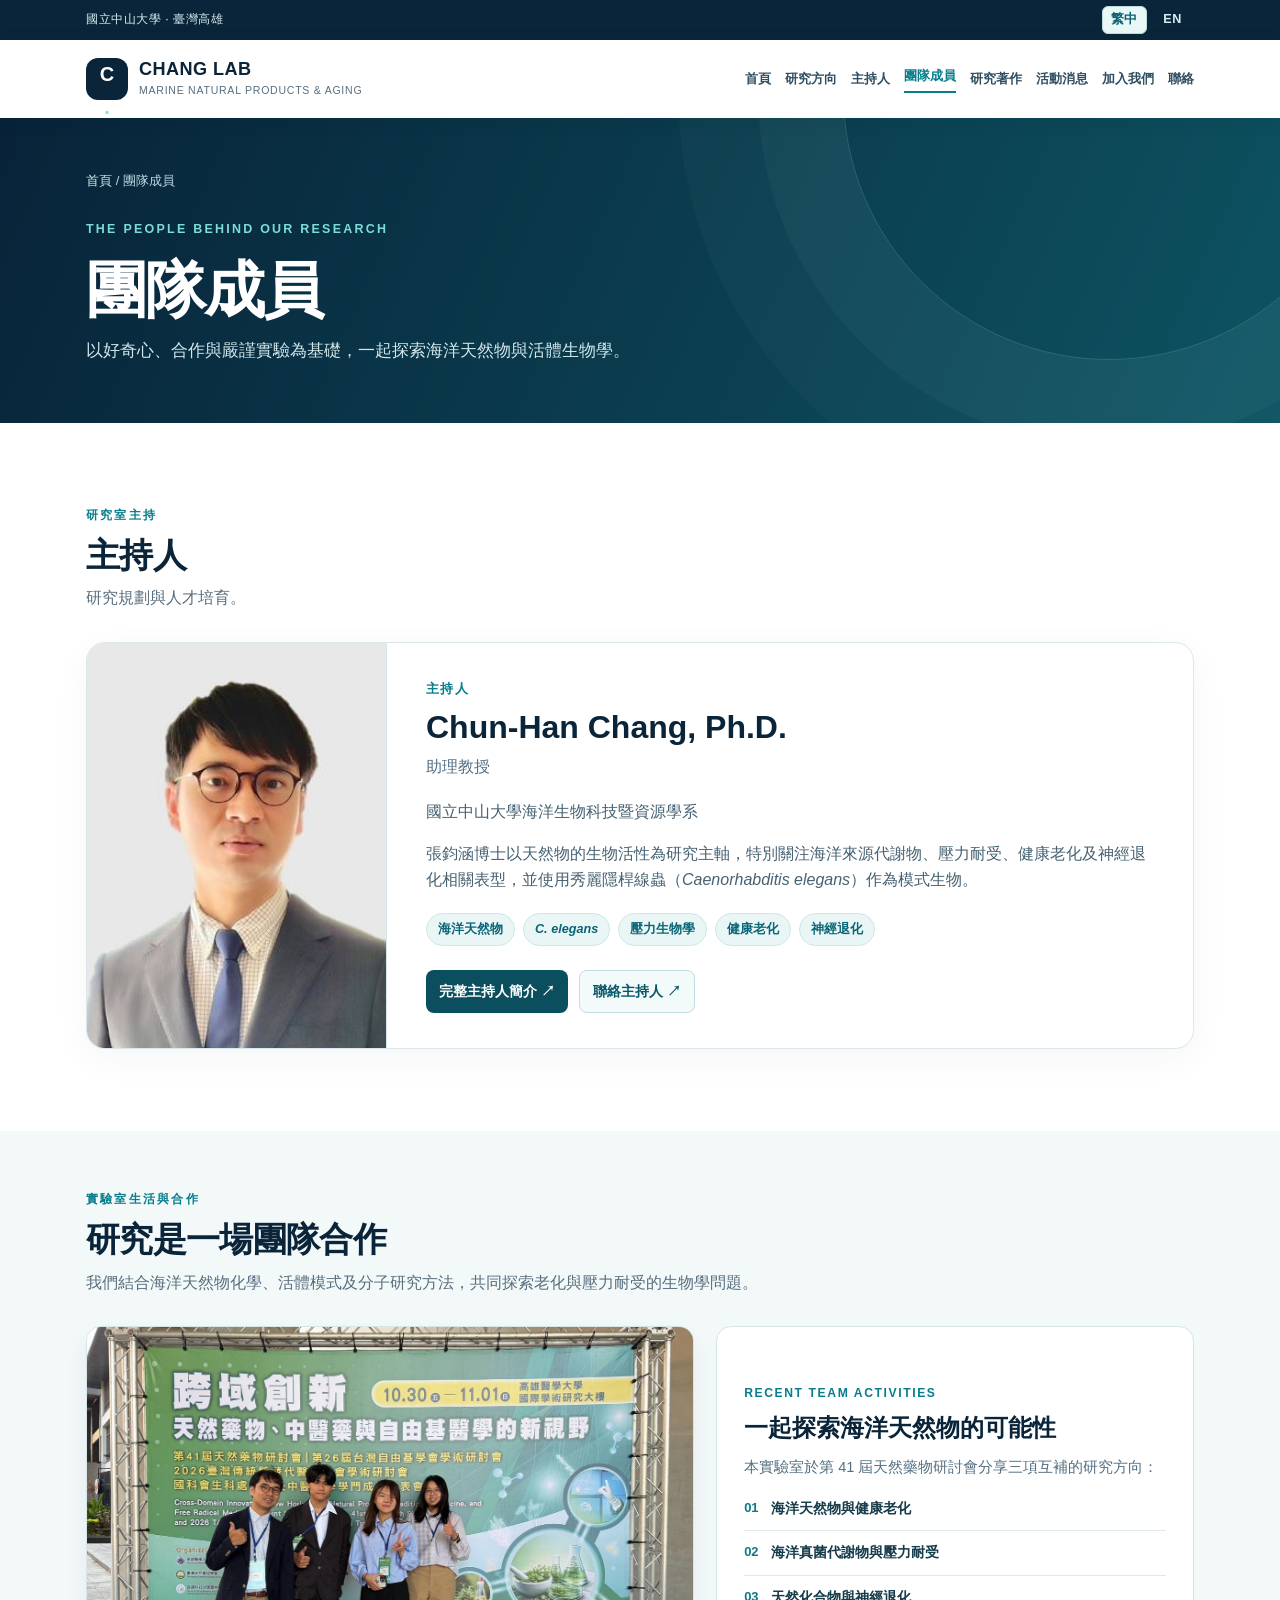
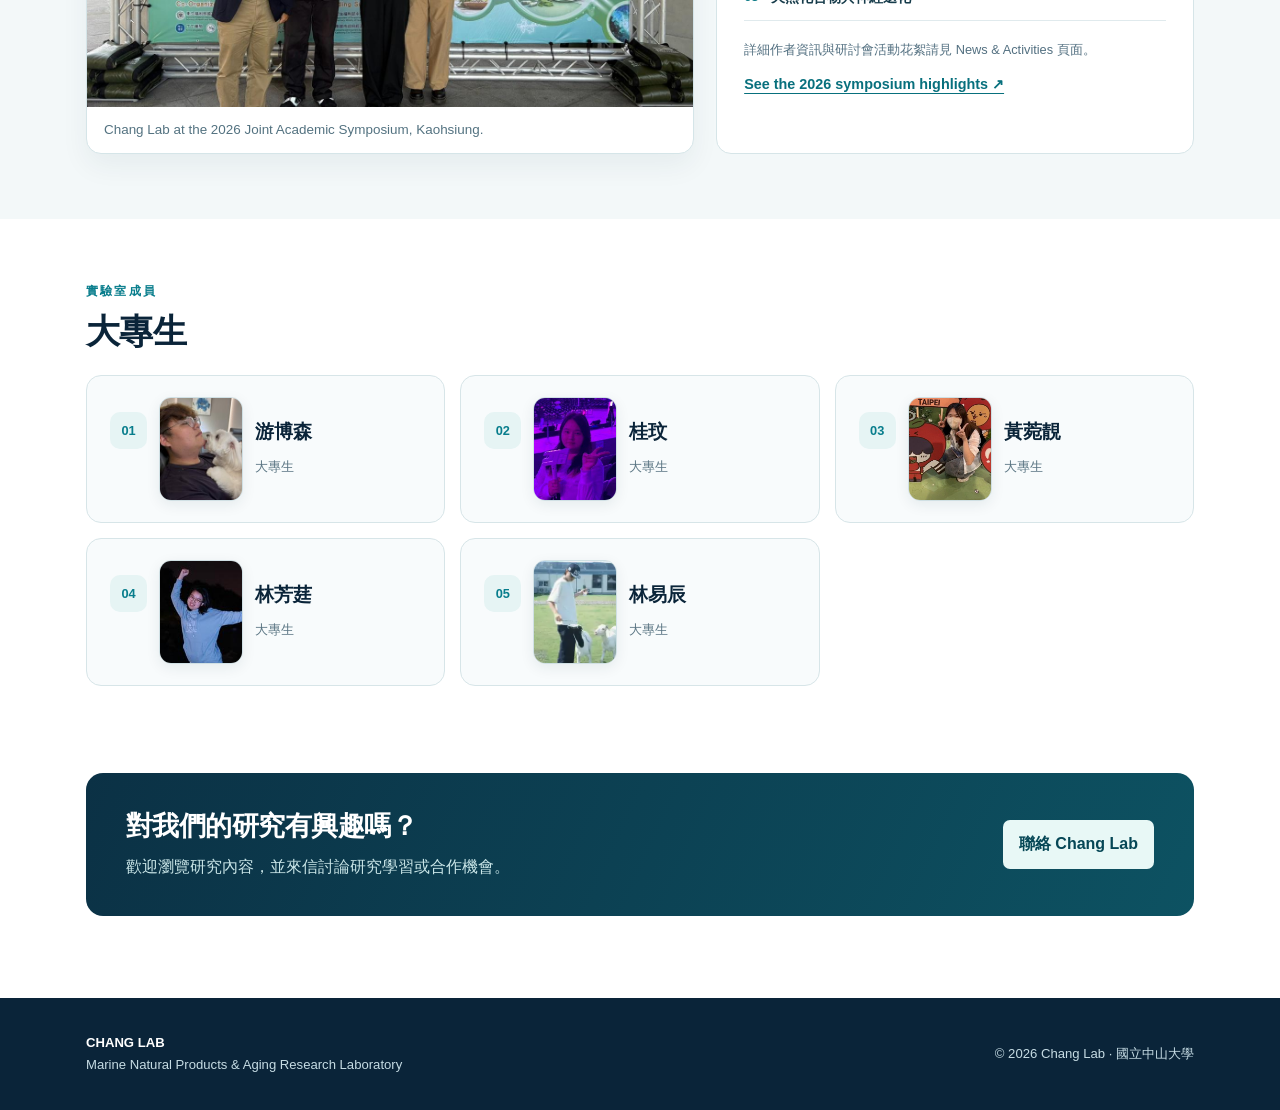
<file: members.html>
<!DOCTYPE html>
<html lang="en"><head><meta charset="utf-8"/><meta content="width=device-width,initial-scale=1" name="viewport"/><meta content="#0a2439" name="theme-color"/><meta content="Chang Lab team and research training at National Sun Yat-sen University." name="description"/><meta content="Members | Chang Lab NSYSU" property="og:title"/><meta content="Chang Lab team and research training at National Sun Yat-sen University." property="og:description"/><title>Members | Chang Lab · NSYSU</title><style>
    :root { --navy:#0a2439; --ink:#193248; --muted:#586e7e; --teal:#087d8c; --teal-dark:#075d6a; --light:#f3f8f9; --paper:#fff; --stroke:#dbe7ea; --accent:#d65742; --max:1120px; }
    * { box-sizing:border-box; }
    html { scroll-behavior:smooth; scroll-padding-top:80px; }
    body { margin:0; font-family: -apple-system,BlinkMacSystemFont,"Segoe UI",Arial,"Noto Sans TC",sans-serif; line-height:1.65; color:var(--ink); background:#fff; }
    a { color:inherit; }
    a:focus-visible, button:focus-visible { outline:3px solid #e69d55; outline-offset:3px; }
    .container { max-width:var(--max); padding:0 26px; margin:0 auto; }
    .topline { background:var(--navy); color:#d8eef3; font-size:.76rem; letter-spacing:.045em; }
    .topline .container { display:flex; justify-content:flex-end; align-items:center; min-height:32px; }
    .topline a { color:#d8eef3; text-decoration:none; }
    header { background:rgba(255,255,255,.97); position:sticky; top:0; z-index:10; box-shadow:0 3px 18px rgba(7,29,43,.07); }
    .nav { display:flex; align-items:center; justify-content:space-between; gap:18px; min-height:78px; }
    .brand { display:flex; gap:11px; align-items:center; text-decoration:none; min-width:0; }
    .brand-logo { width:42px; height:42px; border-radius:12px; background:var(--navy); display:grid; place-items:center; color:#fff; font-weight:800; font-size:20px; flex-shrink:0; }
    .brand-name { font-weight:800; letter-spacing:.025em; color:var(--navy); font-size:1.13rem; white-space:nowrap; line-height:1.15; }
    .brand-sub { font-size:.66rem; color:var(--muted); letter-spacing:.07em; text-transform:uppercase; margin-top:2px; }
    .navlinks { display:flex; align-items:center; gap:21px; }
    .navlinks a { text-decoration:none; font-size:.85rem; font-weight:650; color:#2f4e61; white-space:nowrap; }
    .navlinks a:hover { color:var(--teal); }
    .menu-btn { display:none; border:1px solid var(--stroke); background:#fff; border-radius:9px; padding:8px 12px; color:var(--ink); cursor:pointer; font-size:1rem; }
    .hero { min-height:500px; background:linear-gradient(116deg, #082339 0%, #103b51 55%, #0b5665 100%); overflow:hidden; color:#fff; position:relative; }
    .hero:before { content:""; position:absolute; width:650px; height:650px; border:1px solid rgba(173,232,223,.12); border-radius:50%; top:-300px; right:-130px; box-shadow:0 0 0 90px rgba(179,233,230,.035),0 0 0 180px rgba(179,233,230,.025); }
    .hero-inner { display:grid; grid-template-columns:1.08fr .92fr; gap:36px; align-items:center; min-height:500px; position:relative; }
    .eyebrow { color:#7bddd8; font-size:.78rem; letter-spacing:.18em; text-transform:uppercase; font-weight:700; }
    h1 { font-size:clamp(2.3rem,4.25vw,4rem); line-height:1.19; letter-spacing:-.035em; margin:15px 0 20px; font-weight:800; }
    .hero p { max-width:570px; font-size:1.04rem; color:#cee4e7; margin:0 0 28px; }
    .button { display:inline-flex; align-items:center; justify-content:center; gap:8px; text-decoration:none; background:#e8f8f6; color:#064756; border-radius:7px; padding:12px 20px; font-size:.91rem; font-weight:750; }
    .button:hover { background:#fff; }
    .button-outline { background:transparent; border:1px solid rgba(255,255,255,.47); color:#fff; margin-left:10px; }
    .button-outline:hover { background:rgba(255,255,255,.1); }
    .hero-art { max-width:460px; width:100%; justify-self:end; filter:drop-shadow(0 15px 30px rgba(0,0,0,.12)); }
    section { padding:82px 0; }
    section.alt { background:var(--light); }
    .section-top { display:flex; justify-content:space-between; align-items:end; gap:30px; margin-bottom:30px; }
    .kicker { font-size:.75rem; text-transform:uppercase; letter-spacing:.2em; color:var(--teal); font-weight:800; margin:0 0 7px; }
    h2 { font-size:clamp(1.85rem,2.65vw,2.55rem); color:var(--navy); margin:0; line-height:1.25; letter-spacing:-.02em; }
    .subhead { margin:10px 0 0; color:var(--muted); max-width:700px; font-size:.97rem; }
    .intro-grid { display:grid; grid-template-columns:1.1fr .9fr; gap:56px; align-items:center; }
    .intro-grid p { color:#476072; margin:19px 0; }
    .pill-row { display:flex; flex-wrap:wrap; gap:9px; margin-top:25px; }
    .pill { background:#e9f5f5; border:1px solid #d0e6e7; color:#076677; padding:6px 12px; border-radius:30px; font-size:.79rem; font-weight:700; }
    .panel { border-radius:16px; border:1px solid #cfdee2; background:linear-gradient(145deg,#e7f3f4,#f9fcfc); padding:31px; }
    .panel-num { display:inline-block; color:var(--accent); font-size:3.15rem; font-weight:850; line-height:1; }
    .panel small { display:block; font-size:.8rem; color:var(--muted); margin-top:6px; }
    .panel hr { border:0; border-top:1px solid #d1e0e3; margin:24px 0; }
    .panel h3 { font-size:1.2rem; margin:0 0 7px; color:var(--navy); }
    .panel p { margin:0; font-size:.9rem; }
    .cards { display:grid; grid-template-columns:repeat(3,minmax(0,1fr)); gap:18px; }
    .card { background:#fff; border:1px solid var(--stroke); border-radius:12px; padding:26px; box-shadow:0 9px 26px rgba(9,52,66,.03); }
    .card-symbol { width:52px; height:52px; display:grid; place-items:center; background:#e6f4f4; border-radius:13px; color:var(--teal-dark); margin-bottom:22px; }
    .card h3 { margin:0 0 10px; font-size:1.14rem; color:var(--navy); line-height:1.35; }
    .card p { margin:0; color:var(--muted); font-size:.9rem; }
    .team { display:grid; grid-template-columns:260px 1fr; background:#fff; border:1px solid var(--stroke); border-radius:13px; overflow:hidden; }
    .portrait { min-height:258px; background:linear-gradient(145deg,#0c3448,#0d7480); display:flex; align-items:center; justify-content:center; color:#c3f0e7; position:relative; }
    .portrait svg { max-width:160px; width:70%; }
    .team-content { padding:30px; }
    .team-content h3 { margin:0 0 2px; color:var(--navy); font-size:1.5rem; }
    .team-content .role { color:var(--teal-dark); font-weight:700; font-size:.87rem; margin-bottom:12px; }
    .team-content p { color:var(--muted); font-size:.94rem; }
    .quiet { background:#fff; border:1px dashed #b8cdd1; border-radius:11px; padding:23px; color:var(--muted); }
    .quiet strong { color:var(--navy); }
    .split { display:grid; grid-template-columns:1fr 1fr; gap:20px; }
    .textlink { color:var(--teal-dark); font-weight:700; text-decoration:underline; text-underline-offset:4px; }
    .textlink:hover { color:var(--accent); }
    .contact-grid { display:grid; grid-template-columns:1.1fr .9fr; gap:30px; }
    .contact-info { border-top:1px solid var(--stroke); padding:15px 0; }
    .contact-info strong { display:block; font-size:.8rem; text-transform:uppercase; letter-spacing:.07em; color:var(--teal-dark); }
    .contact-info span { display:block; color:#445f70; margin-top:3px; }
    footer { background:var(--navy); color:#c6dce4; padding:34px 0; font-size:.82rem; }
    footer .container { display:flex; align-items:center; justify-content:space-between; gap:15px; }
    footer b { color:#fff; }
    @media(max-width:980px) { .navlinks { gap:12px; } .navlinks a { font-size:.77rem; } .hero-inner { grid-template-columns:1.2fr .8fr; } }
    @media(max-width:780px) {
      .nav { min-height:69px; } .menu-btn { display:block; }
      .navlinks { display:none; position:absolute; top:100%; left:0; right:0; padding:18px 26px 22px; background:#fff; border-top:1px solid var(--stroke); box-shadow:0 15px 25px rgba(8,28,40,.09); flex-direction:column; align-items:flex-start; gap:15px; }
      .navlinks.open { display:flex; }
      .navlinks a { font-size:.96rem; }
      .hero-inner { grid-template-columns:1fr; min-height:0; padding-top:67px; padding-bottom:60px; }
      .hero-art { max-width:300px; justify-self:center; margin-top:0; }
      .cards, .intro-grid, .contact-grid, .split { grid-template-columns:1fr; }
      .intro-grid { gap:28px; } .cards { gap:13px; }
      .team { grid-template-columns:1fr; } .portrait { min-height:190px; }
      section { padding:62px 0; } .section-top { display:block; }
    }
    @media(max-width:460px) { .container { padding:0 18px; } .brand-sub { font-size:.57rem; } .brand-name { font-size:1rem; } .button-outline { margin-left:0; margin-top:10px; } .hero-actions .button { display:flex; width:100%; } footer .container { display:block; } }
  

    .research-hero { background:linear-gradient(114deg,#082339,#0d5361); color:white; padding:78px 0 72px; position:relative; overflow:hidden; }
    .research-hero:after { content:""; border:1px solid rgba(190,246,236,.18); border-radius:50%; width:540px; height:540px; position:absolute; right:-110px; top:-290px; box-shadow:0 0 0 85px rgba(190,246,236,.035),0 0 0 165px rgba(190,246,236,.025); pointer-events:none; }
    .research-hero .container { position:relative; z-index:1; }
    .research-hero h1 { font-size:clamp(2.5rem,4.8vw,4.2rem); max-width:950px; margin:14px 0 18px; }
    .research-hero p { color:#d1e7eb; max-width:770px; font-size:1.05rem; margin:0; }
    .breadcrumb { font-size:.82rem; color:#b7d8e0; }
    .breadcrumb a { text-decoration:none; color:#c1f3e9; }
    .eyebrow-dark { color:#077987; letter-spacing:.15em; font-size:.78rem; font-weight:800; text-transform:uppercase; margin:0 0 8px; }
    .research-overview { display:grid; grid-template-columns:1.1fr .9fr; gap:55px; align-items:center; }
    .research-overview p { color:#486375; }
    .stat-grid { display:grid; grid-template-columns:1fr 1fr; gap:12px; }
    .stat { border:1px solid var(--stroke); border-radius:13px; background:var(--light); padding:22px; }
    .stat strong { display:block; color:#d65742; font-size:2.5rem; line-height:1; }
    .stat span { display:block; color:#476072; margin-top:12px; font-size:.85rem; }
    .research-unit { display:grid; grid-template-columns:260px 1fr; gap:48px; align-items:start; }
    .research-unit .visual { border:1px solid #cde4e7; background:linear-gradient(145deg,#e7f7f5,#d5e9ee); min-height:260px; border-radius:20px; display:flex; align-items:center; justify-content:center; position:relative; overflow:hidden; }
    .research-unit .visual svg { width:78%; max-width:215px; height:auto; }
    .unit-num { font-size:.78rem; letter-spacing:.2em; text-transform:uppercase; font-weight:800; color:#087d8c; margin:0 0 8px; }
    .research-unit h2 { margin-bottom:18px; }
    .research-unit p { color:#476072; font-size:.98rem; }
    .tags { display:flex; gap:8px; flex-wrap:wrap; margin:23px 0 0; }
    .tags span { background:#e8f5f5; color:#076677; border-radius:24px; padding:6px 12px; font-size:.8rem; font-weight:650; }
    .method-box { margin-top:24px; border-left:3px solid var(--accent); background:#f5fafa; padding:17px 22px; font-size:.92rem; color:#476072; }
    .method-box b { color:var(--navy); }
    .workflow { display:grid; grid-template-columns:repeat(4,minmax(0,1fr)); gap:13px; margin-top:35px; }
    .workflow-item { border:1px solid var(--stroke); border-radius:13px; padding:22px; background:white; min-width:0; }
    .workflow-item .n { color:#c44e3e; font-weight:850; letter-spacing:.08em; font-size:.82rem; }
    .workflow-item h3 { color:var(--navy); margin:9px 0 8px; line-height:1.35; font-size:1.07rem; }
    .workflow-item p { font-size:.88rem; color:#526a77; margin:0; }
    .resource-note { color:var(--muted); font-size:.85rem; margin-top:23px; }
    .cta { display:flex; align-items:center; justify-content:space-between; gap:20px; border-radius:17px; background:linear-gradient(120deg,#0b3145,#0d5262); padding:40px; color:white; }
    .cta h2 { color:white; }
    .cta p { margin:12px 0 0; color:#c9e5e7; }
    .cta a { background:#e8f8f6; color:#064756; white-space:nowrap; }
    @media(max-width:850px){ .research-unit { grid-template-columns:210px 1fr; gap:25px; } .workflow { grid-template-columns:repeat(2,minmax(0,1fr)); } }
    @media(max-width:700px){ .research-overview, .research-unit { grid-template-columns:1fr; } .research-unit .visual { min-height:195px; } .research-unit .visual svg { max-width:160px; } .research-hero { padding:55px 0; } .cta { display:block; padding:28px; } .cta a { margin-top:21px; } }
    @media(max-width:460px){ .workflow { grid-template-columns:1fr; } .stat-grid { grid-template-columns:1fr 1fr; } .stat { padding:17px; } .stat strong { font-size:2rem; } }


  /* Members-page layout: uses the existing Chang Lab design tokens */
  .people-hero { background:linear-gradient(114deg,#082339,#0d5361); color:white; padding:76px 0 74px; position:relative; overflow:hidden; }
  .people-hero:after { content:""; position:absolute; right:-95px; top:-290px; width:530px; height:530px; border:1px solid rgba(190,246,236,.18); border-radius:50%; box-shadow:0 0 0 85px rgba(190,246,236,.035),0 0 0 165px rgba(190,246,236,.025); pointer-events:none; }
  .people-hero .container { position:relative; z-index:1; }
  .people-hero h1 { font-size:clamp(2.5rem,4.8vw,4.2rem); line-height:1.2; margin:14px 0 18px; }
  .people-hero p { color:#d1e7eb; max-width:790px; font-size:1.05rem; margin:0; }
  .member-kicker { margin:0 0 9px; color:var(--teal); font-weight:800; font-size:.77rem; letter-spacing:.18em; text-transform:uppercase; }
  .member-intro { margin-bottom:30px; }
  .member-intro h2 { margin:0 0 9px; }
  .member-intro p:last-child { color:var(--muted); margin:0; }
  .pi-card { display:grid; grid-template-columns:minmax(220px,300px) minmax(0,1fr); border:1px solid var(--stroke); border-radius:19px; overflow:hidden; background:#fff; box-shadow:0 10px 36px rgba(9,43,58,.045); }
  .pi-art { background:linear-gradient(145deg,#dff2f2,#d3e7ef); min-height:370px; padding:28px; display:flex; flex-direction:column; align-items:center; justify-content:center; gap:19px; border-right:1px solid #d5e5e9; }
  .portrait-ring { width:min(74%,220px); aspect-ratio:1; border-radius:50%; background:linear-gradient(160deg,#0a3a4d,#0e6370); display:grid; place-items:center; position:relative; box-shadow:0 0 0 9px rgba(255,255,255,.48); color:#d4fffa; font-weight:800; font-size:clamp(3.5rem,7vw,5.2rem); letter-spacing:-.065em; }
  .portrait-ring:before { content:""; position:absolute; width:76%; height:76%; border:1px solid rgba(195,242,240,.2); border-radius:50%; }
  .pi-art small { color:#456c78; font-size:.78rem; text-align:center; }
  .pi-details { padding:35px 39px; }
  .pi-role { font-size:.8rem; font-weight:800; color:var(--teal); letter-spacing:.11em; text-transform:uppercase; }
  .pi-details h3 { font-size:clamp(1.8rem,2.5vw,2.5rem); line-height:1.16; color:var(--navy); margin:10px 0 7px; }
  .pi-sub { margin:0 0 19px; color:#547084; font-size:1.01rem; }
  .pi-details p:not(.pi-sub) { color:#466172; margin:0 0 16px; }
  .tag-row { display:flex; flex-wrap:wrap; gap:8px; margin:19px 0 24px; }
  .tag-row span { background:#eaf6f5; border:1px solid #cde6e6; border-radius:24px; padding:5px 11px; color:#076577; font-size:.79rem; font-weight:680; }
  .pi-links { display:flex; gap:11px; flex-wrap:wrap; margin-top:23px; }
  .pi-links a { display:inline-flex; align-items:center; gap:7px; border-radius:8px; padding:9px 13px; font-size:.88rem; font-weight:750; text-decoration:none; background:#0b4f5e; color:#fff; }
  .pi-links a.secondary { color:#07576a; border:1px solid #bfdde1; background:#f2fafa; }
  .student-grid { display:grid; grid-template-columns:repeat(2,minmax(0,1fr)); gap:20px; }
  .people-placeholder { border:1px solid var(--stroke); background:#fff; border-radius:16px; padding:28px; min-height:220px; display:flex; flex-direction:column; align-items:flex-start; }
  .people-placeholder .symbol { width:45px; height:45px; border-radius:13px; display:grid; place-items:center; background:#e8f5f5; color:#087180; font-weight:850; font-size:1.25rem; }
  .people-placeholder h3 { margin:21px 0 7px; color:var(--navy); font-size:1.25rem; line-height:1.3; }
  .people-placeholder p { color:#567081; font-size:.94rem; margin:0; }
  .notice { color:#526b7a; font-size:.9rem; margin:21px 0 0; }
  .alumni-panel { display:flex; justify-content:space-between; gap:30px; align-items:center; border-radius:14px; padding:29px 32px; background:#eef6f7; border:1px solid #d2e4e7; }
  .alumni-panel h3 { margin:0 0 5px; color:var(--navy); font-size:1.28rem; }
  .alumni-panel p { margin:0; font-size:.94rem; color:#526f80; }
  .alumni-panel .alumni-icon { font-size:2.7rem; font-weight:900; color:var(--accent); line-height:1; }
  .join-cta { display:flex; align-items:center; justify-content:space-between; gap:24px; border-radius:17px; background:linear-gradient(115deg,#0b3145,#0d5262); padding:36px 40px; color:white; }
  .join-cta h2 { color:#fff; font-size:1.7rem; }
  .join-cta p { color:#c9e5e7; margin:11px 0 0; }
  .join-cta a { display:inline-block; background:#e8f8f6; color:#064756; text-decoration:none; font-weight:750; border-radius:7px; padding:11px 16px; white-space:nowrap; }
  @media(max-width:800px) {
    .pi-card { grid-template-columns:240px minmax(0,1fr); }
    .pi-art { min-height:300px; }
    .pi-details { padding:28px; }
  }
  @media(max-width:670px) {
    .people-hero { padding:55px 0 58px; }
    .pi-card { grid-template-columns:1fr; }
    .pi-art { min-height:230px; border-right:0; border-bottom:1px solid #d5e5e9; }
    .portrait-ring { width:145px; font-size:3.5rem; }
    .pi-details { padding:26px; }
    .student-grid { grid-template-columns:1fr; }
    .alumni-panel { padding:23px; }
    .join-cta { display:block; padding:28px; }
    .join-cta a { margin-top:20px; }
  }


/* Unified navigation & post-CV content */
.navlinks { gap:14px; }
.navlinks a {font-size:.80rem;}
.navlinks a[aria-current="page"] {color:var(--teal);border-bottom:2px solid var(--teal);padding-bottom:5px;}
.skip-link {position:absolute;left:-9999px;top:7px;z-index:50;background:#fff;color:#0a2439;padding:8px 15px;}
.skip-link:focus {left:12px;}
:root { --max:1160px; }
.page-hero { background:linear-gradient(115deg,#082339,#0d5361);color:#fff;padding:70px 0 74px;position:relative;overflow:hidden; }
.page-hero:after { content:"";position:absolute;border:1px solid rgba(206,250,245,.17);height:520px;width:520px;border-radius:50%;right:-150px;top:-310px;box-shadow:0 0 0 95px rgba(170,234,239,.035),0 0 0 170px rgba(170,234,239,.025);pointer-events:none; }
.page-hero .container {position:relative;z-index:1;}
.page-hero h1 {margin:11px 0 15px;font-size:clamp(2.5rem,4.5vw,4.1rem);}
.page-hero p {max-width:850px;color:#d2e8eb;font-size:1.04rem;margin:0;}
.lead {font-size:1.06rem;line-height:1.83;max-width:840px;color:#425f70;}
.stack {display:grid;gap:16px;}
.blocktitle {font-size:1.4rem;margin:0 0 14px;color:var(--navy);}
.info-grid {display:grid;grid-template-columns:repeat(3,minmax(0,1fr));gap:17px;}
.info-grid.two {grid-template-columns:repeat(2,minmax(0,1fr));}
.info-card {padding:24px;background:#fff;border:1px solid var(--stroke);border-radius:14px;}
.info-card h3 {margin:0 0 8px;font-size:1.05rem;color:var(--navy);}
.info-card p {margin:0;color:#536c78;font-size:.92rem;}
.info-card .date {font-weight:800;color:#a84c3b;font-size:.77rem;letter-spacing:.06em;text-transform:uppercase;margin:0 0 8px;}
.layout-side {display:grid;grid-template-columns:minmax(0,2fr) minmax(260px,1fr);gap:48px;align-items:start;}
.list-clean {list-style:none;padding:0;margin:0;}
.list-clean li {padding:13px 0;border-bottom:1px solid var(--stroke);}
.inline-link {color:#06717f;font-weight:730;text-decoration:underline;text-underline-offset:3px;}
.inline-link:hover {color:#d65742;}
.timeline {border-left:2px solid #c6dfe1;padding-left:23px;display:grid;gap:25px;}
.timeline-item {position:relative;}
.timeline-item:before {content:"";position:absolute;left:-32px;top:7px;width:14px;height:14px;background:#0b8390;border-radius:50%;border:3px solid #fff;box-shadow:0 0 0 1px #8bc7ce;}
.timeline-item time {display:block;color:#b04e3d;font-size:.82rem;font-weight:800;}
.timeline-item h3 {font-size:1.1rem;line-height:1.42;margin:3px 0;color:var(--navy);}
.timeline-item p {margin:4px 0;color:#516b7c;font-size:.93rem;}
.mini-note {padding:18px 20px;border:1px solid #cfe4e7;background:#f1f8f9;border-radius:12px;color:#496575;font-size:.91rem;}
.site-button {display:inline-flex;align-items:center;gap:8px;text-decoration:none;border:1px solid #0b6574;border-radius:8px;padding:10px 15px;font-weight:800;font-size:.9rem;background:#0b6574;color:white;}
.site-button:hover{background:#064654;color:white;}
.site-button.ghost {background:#fff;color:#0b6574;}
.year-head {display:flex;align-items:center;gap:15px;margin:35px 0 18px;}
.year-head h2 {font-size:1.6rem;margin:0;}
.year-head:after {content:"";display:block;flex:1;border-top:1px solid var(--stroke);}
.pub-list {display:grid;gap:11px;}
.pub-item {border:1px solid var(--stroke);background:white;border-radius:11px;padding:21px 23px;}
.pub-item .pub-id {color:#a84e3d;font-size:.77rem;font-weight:800;letter-spacing:.06em;}
.pub-item h3 {font-size:1.02rem;line-height:1.5;margin:7px 0;color:#0b2b3f;}
.pub-item .authors {font-size:.87rem;color:#536c7d;line-height:1.6;margin:0 0 6px;}
.pub-item .journal {font-size:.9rem;color:#24495c;line-height:1.55;margin:0;}
.pub-item .pub-link {font-size:.84rem;display:inline-block;color:#076b7a;font-weight:750;margin-top:9px;}
.pub-count {color:#5d7884;font-size:.9rem;margin:7px 0 0;}
.filter-bar {display:flex;gap:12px;align-items:center;flex-wrap:wrap;padding:20px;background:#f4fafb;border-radius:12px;border:1px solid #d5e8ea;margin-top:27px;}
.filter-bar input,.filter-bar select {border:1px solid #bfd6db;padding:10px 12px;border-radius:8px;background:#fff;font:inherit;font-size:.94rem;color:var(--ink);}
.filter-bar input{flex:1;min-width:230px;}
.filter-bar select{min-width:145px;}
.statline {display:flex;gap:16px;flex-wrap:wrap;margin-top:16px;color:#d7e9ed;font-size:.88rem;}
.statline span{padding:6px 12px;border:1px solid rgba(198,235,233,.25);border-radius:20px;}
.news-story {border-bottom:1px solid var(--stroke);padding:26px 0;}
.news-story:first-child {padding-top:4px;}
.news-story .date{font-size:.83rem;font-weight:800;color:#a84e3d;letter-spacing:.04em;}
.news-story h2{font-size:1.5rem;margin:7px 0 10px;}
.news-story p{color:#506a7b;max-width:790px;}
.poster-list{display:grid;gap:12px;margin-top:19px;}
.poster-entry{padding:15px 18px;background:#f4f9fa;border:1px solid var(--stroke);border-radius:10px;}
.poster-entry strong{color:var(--navy);font-size:.94rem;}
.poster-entry p{margin:5px 0 0;font-size:.84rem;}
.address-panel{background:linear-gradient(130deg,#e4f3f4,#f7fcfc);border:1px solid #d1e4e8;border-radius:16px;padding:28px;}
.address-panel a {color:#075e70;}
.form-note{font-size:.89rem;color:#5e7785;}
.join-step{display:grid;grid-template-columns:45px 1fr;gap:15px;align-items:start;padding:18px 0;border-top:1px solid var(--stroke);}
.join-step .num{width:37px;height:37px;background:#e2f3f3;color:#077887;display:grid;place-items:center;font-weight:800;border-radius:50%;}
.join-step h3{font-size:1.05rem;margin:2px 0 5px;color:var(--navy);}
.join-step p{margin:0;color:#526e7d;font-size:.94rem;}
@media(max-width:1050px) { .navlinks{gap:10px}.navlinks a{font-size:.73rem;} }
@media(max-width:950px) { .menu-btn{display:block;} .navlinks{display:none;position:absolute;top:100%;left:0;right:0;padding:18px 26px 22px;background:#fff;border-top:1px solid var(--stroke);box-shadow:0 15px 25px rgba(8,28,40,.09);flex-direction:column;align-items:flex-start;gap:15px;} .navlinks.open{display:flex;} .navlinks a{font-size:.96rem;} }
@media(max-width:780px) {.info-grid,.info-grid.two,.layout-side{grid-template-columns:1fr;} .page-hero{padding:54px 0;} .info-grid{gap:12px;}}
@media(max-width:460px){.filter-bar input,.filter-bar select{width:100%;min-width:0;} .pub-item{padding:17px;} }
.pi-art-photo{padding:0;min-height:330px;background:#eaf3f5;overflow:hidden}.pi-art-photo img{display:block;width:100%;height:100%;min-height:330px;object-fit:cover;object-position:center top}@media(max-width:670px){.pi-art-photo{min-height:0}.pi-art-photo img{height:300px;min-height:0;object-fit:contain;background:#edf5f7}} 
/* Team spotlight — replaces unverified roster/alumni placeholders. */
.people-hero{padding-top:52px;padding-bottom:58px;}
.people-hero h1{margin-bottom:10px;}
.team-life-section{padding-top:58px;padding-bottom:65px;}
.team-life-grid{display:grid;grid-template-columns:1.12fr 0.88fr;gap:22px;align-items:stretch;}
.team-life-photo{margin:0;background:#fff;border:1px solid #d5e5e8;border-radius:15px;overflow:hidden;box-shadow:0 12px 28px rgba(6,45,60,.06);}
.team-life-photo img{display:block;width:100%;height:380px;object-fit:cover;object-position:center 38%;transition:transform .35s ease;}
.team-life-photo:hover img{transform:scale(1.025);}
.team-life-photo figcaption{font-size:.84rem;color:#537280;padding:12px 17px;}
.team-life-details{background:#fff;border:1px solid #d6e5e8;border-radius:15px;padding:27px;display:flex;flex-direction:column;justify-content:center;gap:11px;}
.team-life-eyebrow{font-size:.76rem;color:var(--teal);letter-spacing:.13em;font-weight:800;}
.team-life-details h3{font-size:1.47rem;line-height:1.25;margin:0;color:var(--navy);}
.team-life-details p{margin:0;color:#537081;font-size:.91rem;}
.team-focus-list{display:grid;gap:10px;padding:7px 0;}
.team-focus-list>div{display:flex;align-items:start;gap:12px;border-bottom:1px solid #e0eaed;padding-bottom:10px;color:#173c4b;font-size:.9rem;}
.team-focus-list span{font-size:.81rem;color:#0b7a86;font-weight:800;flex-shrink:0;}
.team-life-note{font-size:.8rem!important;}
.team-life-link{font-size:.9rem;font-weight:790;color:#08707d;text-underline-offset:4px;margin-top:2px;}
@media(max-width:850px){.team-life-grid{grid-template-columns:1fr;}.team-life-photo img{height:300px;}}
@media(max-width:500px){.team-life-photo img{height:230px;}.team-life-details{padding:20px;}}
@media(prefers-reduced-motion:reduce){.team-life-photo img{transition:none;}}

/* Verified undergraduate member roster */
html[data-language="zh-TW"] .undergraduate-section [data-copy][lang="en"],
html[data-language="en"] .undergraduate-section [data-copy][lang="zh-TW"]{display:none}
html:not([data-language]) .undergraduate-section [data-copy][lang="zh-TW"]{display:none}
.undergraduate-section{padding:62px 0 67px;background:#fff}
.undergraduate-section .member-intro{margin-bottom:22px}
.undergraduate-grid{list-style:none;margin:0;padding:0;display:grid;grid-template-columns:repeat(3,minmax(0,1fr));gap:15px}
.undergraduate-card{display:flex;align-items:center;flex-wrap:wrap;gap:14px;background:#f8fbfc;border:1px solid #d7e5e8;border-radius:15px;padding:21px 23px;min-height:108px;transition:box-shadow .2s ease,border-color .2s ease}
.undergraduate-card:hover{border-color:#a5d4d9;box-shadow:0 9px 23px rgba(7,65,78,.07)}
.undergraduate-card .member-number{color:#087d8c;background:#e6f4f4;border-radius:10px;min-width:37px;height:37px;display:grid;place-items:center;font-size:.8rem;font-weight:800}
.undergraduate-card h3{font-size:1.2rem;margin:0;color:var(--navy);line-height:1.3;font-weight:780}
.undergraduate-card .member-role{flex-basis:100%;color:#597482;font-size:.82rem;margin-left:51px;margin-top:-7px}
/* Approved member card photo layout: all five undergraduate students */
.undergraduate-card.has-photo{display:grid;grid-template-columns:37px 84px minmax(0,1fr);align-items:center;gap:12px;min-height:146px}
.undergraduate-card.has-photo .member-number{align-self:start;margin-top:15px}
.undergraduate-card .member-headshot{display:block;width:84px;height:104px;border-radius:12px;object-fit:cover;object-position:50% 46%;border:1px solid #d0e0e4;box-shadow:0 4px 14px rgba(16,53,63,.08)}
.undergraduate-card .member-profile{min-width:0;display:flex;flex-direction:column;gap:12px}
.undergraduate-card.has-photo .member-role{margin:0;flex-basis:auto;color:#597482;font-size:.82rem}
@media(max-width:580px){.undergraduate-card.has-photo{grid-template-columns:35px 76px minmax(0,1fr);gap:10px;min-height:118px}.undergraduate-card .member-headshot{width:76px;height:95px}.undergraduate-card .member-profile{gap:7px}}

@media(max-width:850px){.undergraduate-grid{grid-template-columns:repeat(2,minmax(0,1fr))}}
@media(max-width:520px){.undergraduate-grid{grid-template-columns:1fr}.undergraduate-section{padding:46px 0}.undergraduate-card{min-height:92px}}
@media(prefers-reduced-motion:reduce){.undergraduate-card{transition:none}}
</style><link rel="stylesheet" href="assets/site-i18n.css"/>
<script src="assets/site-i18n.js" defer></script>
</head><body><a class="skip-link" href="#main">Skip to content</a>
<div class="topline"><div class="container"><a href="https://www.nsysu.edu.tw/" rel="noopener noreferrer" target="_blank">National Sun Yat-sen University · Kaohsiung, Taiwan</a></div></div>
<header><div class="container nav"><a aria-label="Chang Lab Home" class="brand" href="index.html"><div class="brand-logo">C<span style="color:#88dfd8">.</span></div><div><div class="brand-name">CHANG LAB</div><div class="brand-sub">Marine Natural Products &amp; Aging</div></div></a><button aria-controls="navLinks" aria-expanded="false" class="menu-btn" id="menuButton" type="button">☰ Menu</button><nav aria-label="Main navigation" class="navlinks" id="navLinks"><a href="index.html">Home</a><a href="research.html">Research</a><a href="pi.html">PI</a><a aria-current="page" href="members.html">Members</a><a href="publications.html">Publications</a><a href="news.html">News</a><a href="join.html">Join Us</a><a href="contact.html">Contact</a></nav></div></header><main id="main">
<div class="people-hero">
<div class="container">
<div class="breadcrumb"><a href="index.html">Home</a> / Members</div>
<div class="eyebrow" style="margin-top:27px">THE PEOPLE BEHIND OUR RESEARCH</div>
<h1>Members</h1>
<p>Curiosity, collaboration, and rigorous experimentation bring our research together. Meet the people exploring marine bioactives and organismal biology at Chang Lab.</p>
</div>
</div>
<section id="pi">
<div class="container">
<div class="member-intro">
<p class="member-kicker">LAB LEADERSHIP</p>
<h2>Principal Investigator</h2>
<p>Research leadership and mentoring.</p>
</div>
<article class="pi-card">
<div class="pi-art pi-art-photo"><img src="assets/pi-chang-nsysu.jpg" alt="Portrait of Chun-Han Chang, Ph.D." loading="lazy"></div>
<div class="pi-details">
<div class="pi-role">Principal Investigator</div>
<h3>Chun-Han Chang, Ph.D.</h3>
<p class="pi-sub">Assistant Professor</p>
<p>Department of Marine Biotechnology and Resources<br/>National Sun Yat-sen University, Taiwan</p>
<p>Dr. Chang's research focuses on the biological activity of natural compounds, with particular interest in marine-derived metabolites, stress resistance, healthy aging, and neurodegenerative disease-related phenotypes using <em>Caenorhabditis elegans</em>.</p>
<div aria-label="Research interests" class="tag-row">
<span>Marine bioactives</span><span><em>C. elegans</em></span><span>Stress biology</span><span>Healthy aging</span><span>Neurodegeneration</span>
</div>
<div class="pi-links">
<a href="pi.html" rel="noopener noreferrer" target="_blank">Read full PI profile ↗</a>
<a class="secondary" href="mailto:chchang@mail.nsysu.edu.tw">Email the PI ↗</a>
</div>
</div>
</article>
</div>
</section>
<section class="alt team-life-section" id="students" aria-labelledby="team-life-title">
<div class="container">
  <div class="member-intro">
    <p class="member-kicker">LAB LIFE &amp; COLLABORATION</p>
    <h2 id="team-life-title">Research is a team effort</h2>
    <p>Our work brings together marine natural product chemistry, whole-organism biology, and molecular approaches to questions about aging and stress resistance.</p>
  </div>
  <div class="team-life-grid">
    <figure class="team-life-photo">
      <img src="assets/snp-group.jpg" alt="Chang Lab group photograph taken during the 2026 Joint Academic Symposium" loading="lazy" decoding="async">
      <figcaption>Chang Lab at the 2026 Joint Academic Symposium, Kaohsiung.</figcaption>
    </figure>
    <div class="team-life-details">
      <div class="team-life-eyebrow">RECENT TEAM ACTIVITIES</div>
      <h3>Exploring marine bioactives, together.</h3>
      <p>At the 41st Symposium of Natural Products, research presented by the lab addressed three complementary themes:</p>
      <div class="team-focus-list">
        <div><span>01</span><strong>Marine natural products &amp; healthy aging</strong></div>
        <div><span>02</span><strong>Marine fungal metabolites &amp; stress resistance</strong></div>
        <div><span>03</span><strong>Natural compounds &amp; neurodegeneration</strong></div>
      </div>
      <p class="team-life-note">Conference author information and presentation highlights are available on our News &amp; Activities page.</p>
      <a class="team-life-link" href="news.html">See the 2026 symposium highlights ↗</a>
    </div>
  </div>
</div>
</section>
<section class="undergraduate-section" id="undergraduates" aria-labelledby="undergraduate-title">
<div class="container">
  <div class="member-intro">
    <p class="member-kicker"><span data-copy lang="zh-TW">實驗室成員</span><span data-copy lang="en">LAB MEMBERS</span></p>
    <h2 id="undergraduate-title"><span data-copy lang="zh-TW">大專生</span><span data-copy lang="en">Undergraduate Students</span></h2>
    
  </div>
  <ol class="undergraduate-grid">
    <li class="undergraduate-card has-photo"><span class="member-number" aria-hidden="true">01</span><img class="member-headshot" src="assets/po-sen-yu-card-photo.jpg" alt="Po-Sen Yu with a white dog" width="180" height="224" loading="lazy" decoding="async"><div class="member-profile"><h3 class="member-bilingual-name"><span data-copy lang="zh-TW" lang="zh-Hant">游博森</span><span data-copy lang="en" lang="en">Po-Sen Yu</span></h3><span class="member-role"><span data-copy lang="zh-TW">大專生</span><span data-copy lang="en">Undergraduate Student</span></span></div></li>
    <li class="undergraduate-card has-photo"><span class="member-number" aria-hidden="true">02</span><img class="member-headshot" src="assets/wen-kuei-card-photo.jpg" alt="Wen Kuei at a concert venue" width="144" height="180" loading="lazy" decoding="async"><div class="member-profile"><h3 class="member-bilingual-name"><span data-copy lang="zh-TW" lang="zh-Hant">桂玟</span><span data-copy lang="en" lang="en">Wen Kuei</span></h3><span class="member-role"><span data-copy lang="zh-TW">大專生</span><span data-copy lang="en">Undergraduate Student</span></span></div></li>
    <li class="undergraduate-card has-photo"><span class="member-number" aria-hidden="true">03</span><img class="member-headshot" src="assets/wan-jing-huang-card-photo.jpg" alt="Wan-Jing Huang at the Hey! Apple Market" width="144" height="180" loading="lazy" decoding="async"><div class="member-profile"><h3 class="member-bilingual-name"><span data-copy lang="zh-TW" lang="zh-Hant">黃菀靚</span><span data-copy lang="en" lang="en">Wan-Jing Huang</span></h3><span class="member-role"><span data-copy lang="zh-TW">大專生</span><span data-copy lang="en">Undergraduate Student</span></span></div></li>
    <li class="undergraduate-card has-photo"><span class="member-number" aria-hidden="true">04</span><img class="member-headshot" src="assets/fang-ting-lin-card-photo.jpg" alt="Fang-Ting Lin smiling outdoors at night" width="144" height="180" loading="lazy" decoding="async"><div class="member-profile"><h3 class="member-bilingual-name"><span data-copy lang="zh-TW" lang="zh-Hant">林芳莛</span><span data-copy lang="en" lang="en">Fang-Ting Lin</span></h3><span class="member-role"><span data-copy lang="zh-TW">大專生</span><span data-copy lang="en">Undergraduate Student</span></span></div></li>
    <li class="undergraduate-card has-photo"><span class="member-number" aria-hidden="true">05</span><img class="member-headshot" src="assets/i-chen-lin-card-photo.webp" alt="I-Chen Lin with two goats in a sunny outdoor setting" width="168" height="210" loading="lazy" decoding="async"><div class="member-profile"><h3 class="member-bilingual-name"><span data-copy lang="zh-TW" lang="zh-Hant">林易辰</span><span data-copy lang="en" lang="en">I-Chen Lin</span></h3><span class="member-role"><span data-copy lang="zh-TW">大專生</span><span data-copy lang="en">Undergraduate Student</span></span></div></li>
  </ol>
</div>
</section>

<section style="padding-top:20px">
<div class="container">
<div class="join-cta">
<div><h2>Interested in our research?</h2><p>Explore our work and contact the lab to inquire about opportunities and collaboration.</p></div>
<a href="contact.html">Contact Chang Lab ↗</a>
</div>
</div>
</section>
</main><footer><div class="container"><div><b>CHANG LAB</b><br/>Marine Natural Products &amp; Aging Research Laboratory</div><div>© <span id="year">2026</span> Chang Lab · National Sun Yat-sen University</div></div></footer><script>(function(){const button=document.getElementById('menuButton'),nav=document.getElementById('navLinks');if(button&&nav){button.addEventListener('click',()=>{const x=nav.classList.toggle('open');button.setAttribute('aria-expanded',String(x))});nav.querySelectorAll('a').forEach(link=>link.addEventListener('click',()=>{nav.classList.remove('open');button.setAttribute('aria-expanded','false')}));}document.getElementById('year').textContent=new Date().getFullYear();})();
</script></body></html>
</file>
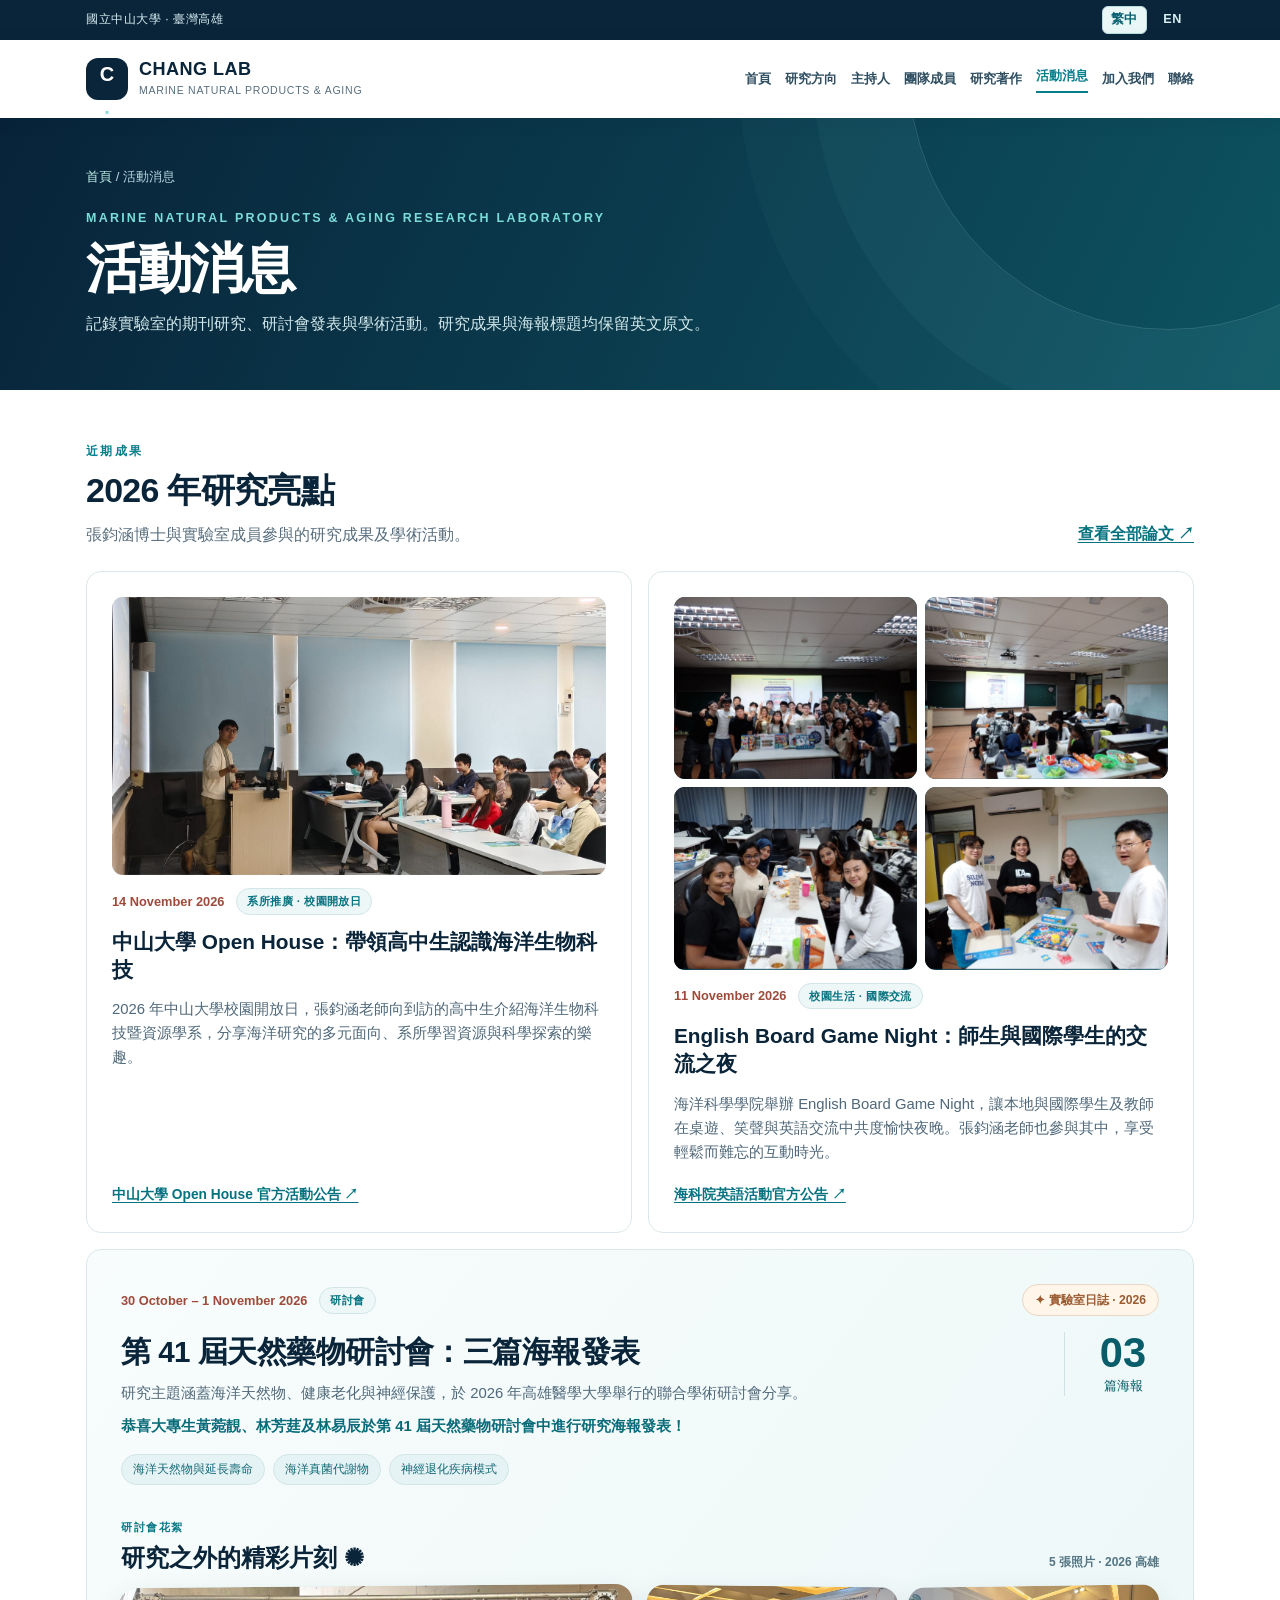
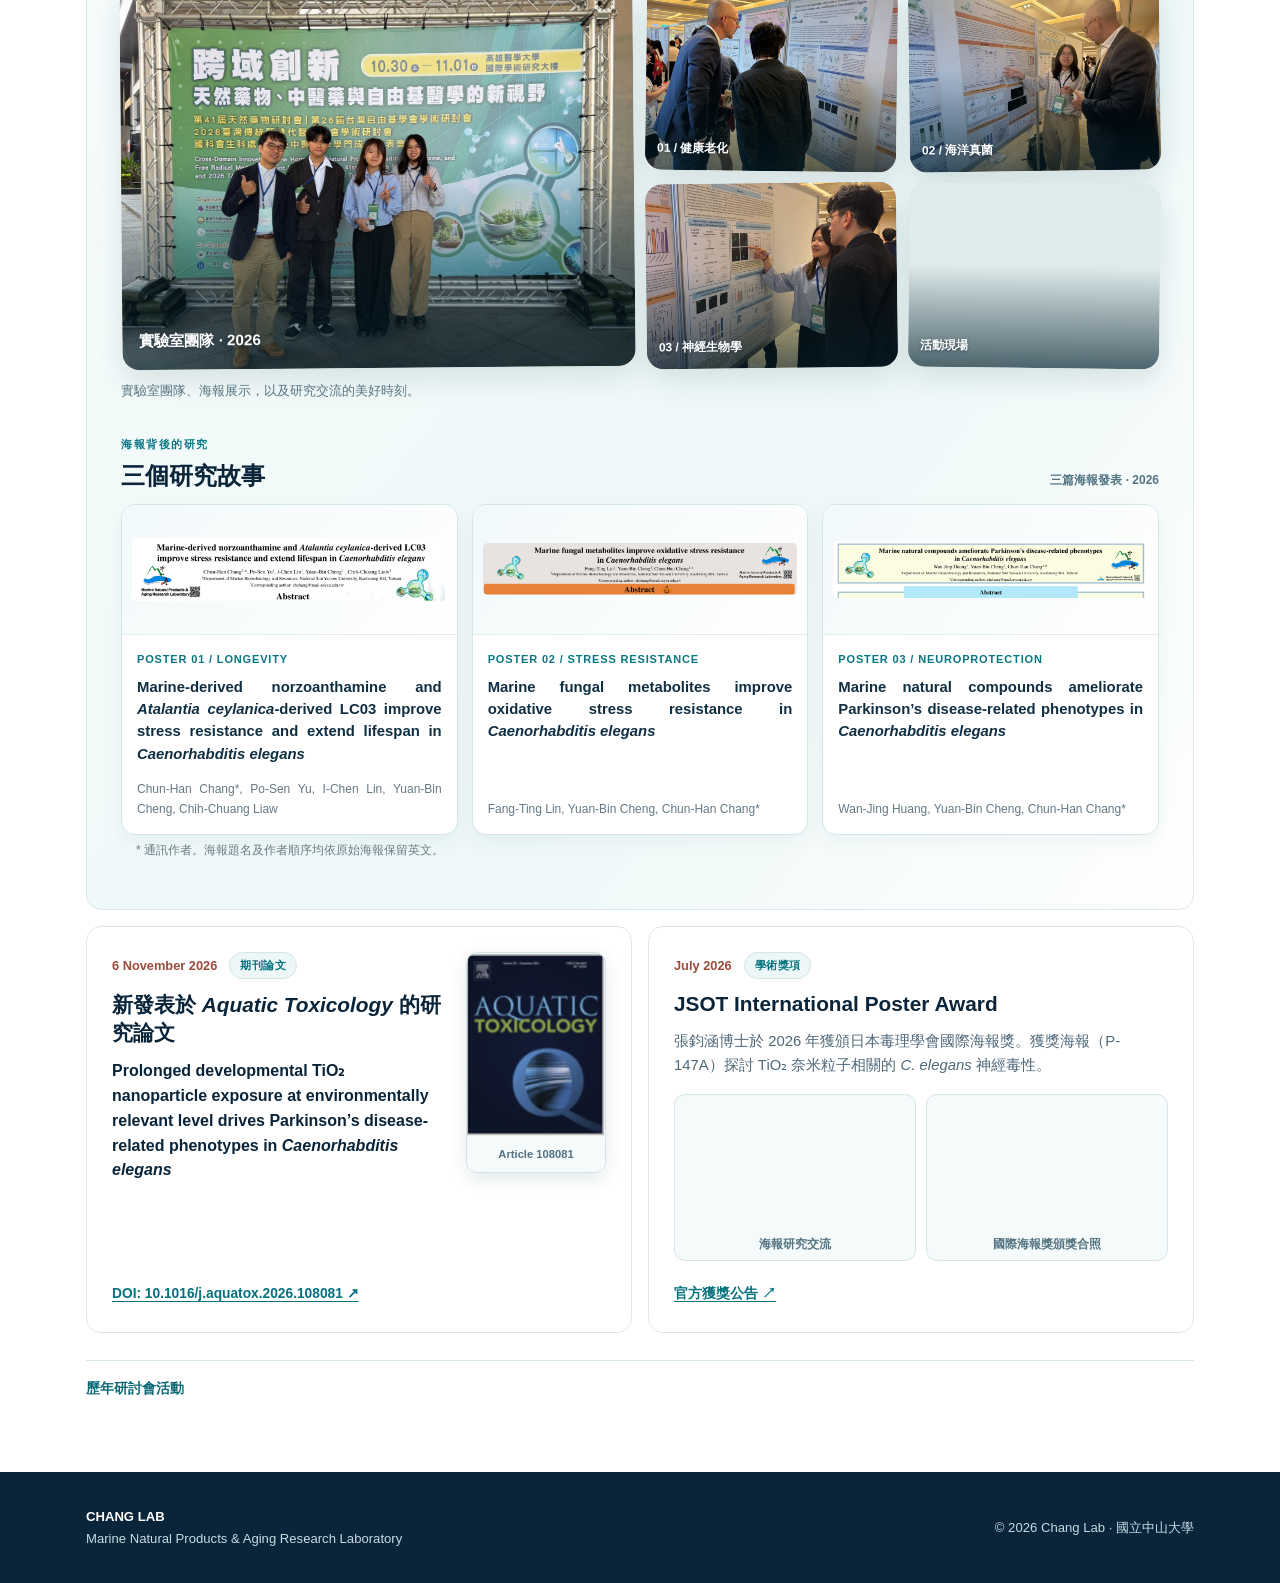
<file: news.html>
<!DOCTYPE html>
<html lang="en"><head><meta charset="utf-8"/><meta content="width=device-width,initial-scale=1" name="viewport"/><meta content="#0a2439" name="theme-color"/><meta content="Chang Lab conference presentations, publications, awards and research milestones." name="description"/><meta content="News &amp; Activities | Chang Lab NSYSU" property="og:title"/><meta content="Chang Lab conference presentations, publications, awards and research milestones." property="og:description"/><title>News &amp; Activities | Chang Lab · NSYSU</title><style>
    :root { --navy:#0a2439; --ink:#193248; --muted:#586e7e; --teal:#087d8c; --teal-dark:#075d6a; --light:#f3f8f9; --paper:#fff; --stroke:#dbe7ea; --accent:#d65742; --max:1120px; }
    * { box-sizing:border-box; }
    html { scroll-behavior:smooth; scroll-padding-top:80px; }
    body { margin:0; font-family: -apple-system,BlinkMacSystemFont,"Segoe UI",Arial,"Noto Sans TC",sans-serif; line-height:1.65; color:var(--ink); background:#fff; }
    a { color:inherit; }
    a:focus-visible, button:focus-visible { outline:3px solid #e69d55; outline-offset:3px; }
    .container { max-width:var(--max); padding:0 26px; margin:0 auto; }
    .topline { background:var(--navy); color:#d8eef3; font-size:.76rem; letter-spacing:.045em; }
    .topline .container { display:flex; justify-content:flex-end; align-items:center; min-height:32px; }
    .topline a { color:#d8eef3; text-decoration:none; }
    header { background:rgba(255,255,255,.97); position:sticky; top:0; z-index:10; box-shadow:0 3px 18px rgba(7,29,43,.07); }
    .nav { display:flex; align-items:center; justify-content:space-between; gap:18px; min-height:78px; }
    .brand { display:flex; gap:11px; align-items:center; text-decoration:none; min-width:0; }
    .brand-logo { width:42px; height:42px; border-radius:12px; background:var(--navy); display:grid; place-items:center; color:#fff; font-weight:800; font-size:20px; flex-shrink:0; }
    .brand-name { font-weight:800; letter-spacing:.025em; color:var(--navy); font-size:1.13rem; white-space:nowrap; line-height:1.15; }
    .brand-sub { font-size:.66rem; color:var(--muted); letter-spacing:.07em; text-transform:uppercase; margin-top:2px; }
    .navlinks { display:flex; align-items:center; gap:21px; }
    .navlinks a { text-decoration:none; font-size:.85rem; font-weight:650; color:#2f4e61; white-space:nowrap; }
    .navlinks a:hover { color:var(--teal); }
    .menu-btn { display:none; border:1px solid var(--stroke); background:#fff; border-radius:9px; padding:8px 12px; color:var(--ink); cursor:pointer; font-size:1rem; }
    .hero { min-height:500px; background:linear-gradient(116deg, #082339 0%, #103b51 55%, #0b5665 100%); overflow:hidden; color:#fff; position:relative; }
    .hero:before { content:""; position:absolute; width:650px; height:650px; border:1px solid rgba(173,232,223,.12); border-radius:50%; top:-300px; right:-130px; box-shadow:0 0 0 90px rgba(179,233,230,.035),0 0 0 180px rgba(179,233,230,.025); }
    .hero-inner { display:grid; grid-template-columns:1.08fr .92fr; gap:36px; align-items:center; min-height:500px; position:relative; }
    .eyebrow { color:#7bddd8; font-size:.78rem; letter-spacing:.18em; text-transform:uppercase; font-weight:700; }
    h1 { font-size:clamp(2.3rem,4.25vw,4rem); line-height:1.19; letter-spacing:-.035em; margin:15px 0 20px; font-weight:800; }
    .hero p { max-width:570px; font-size:1.04rem; color:#cee4e7; margin:0 0 28px; }
    .button { display:inline-flex; align-items:center; justify-content:center; gap:8px; text-decoration:none; background:#e8f8f6; color:#064756; border-radius:7px; padding:12px 20px; font-size:.91rem; font-weight:750; }
    .button:hover { background:#fff; }
    .button-outline { background:transparent; border:1px solid rgba(255,255,255,.47); color:#fff; margin-left:10px; }
    .button-outline:hover { background:rgba(255,255,255,.1); }
    .hero-art { max-width:460px; width:100%; justify-self:end; filter:drop-shadow(0 15px 30px rgba(0,0,0,.12)); }
    section { padding:82px 0; }
    section.alt { background:var(--light); }
    .section-top { display:flex; justify-content:space-between; align-items:end; gap:30px; margin-bottom:30px; }
    .kicker { font-size:.75rem; text-transform:uppercase; letter-spacing:.2em; color:var(--teal); font-weight:800; margin:0 0 7px; }
    h2 { font-size:clamp(1.85rem,2.65vw,2.55rem); color:var(--navy); margin:0; line-height:1.25; letter-spacing:-.02em; }
    .subhead { margin:10px 0 0; color:var(--muted); max-width:700px; font-size:.97rem; }
    .intro-grid { display:grid; grid-template-columns:1.1fr .9fr; gap:56px; align-items:center; }
    .intro-grid p { color:#476072; margin:19px 0; }
    .pill-row { display:flex; flex-wrap:wrap; gap:9px; margin-top:25px; }
    .pill { background:#e9f5f5; border:1px solid #d0e6e7; color:#076677; padding:6px 12px; border-radius:30px; font-size:.79rem; font-weight:700; }
    .panel { border-radius:16px; border:1px solid #cfdee2; background:linear-gradient(145deg,#e7f3f4,#f9fcfc); padding:31px; }
    .panel-num { display:inline-block; color:var(--accent); font-size:3.15rem; font-weight:850; line-height:1; }
    .panel small { display:block; font-size:.8rem; color:var(--muted); margin-top:6px; }
    .panel hr { border:0; border-top:1px solid #d1e0e3; margin:24px 0; }
    .panel h3 { font-size:1.2rem; margin:0 0 7px; color:var(--navy); }
    .panel p { margin:0; font-size:.9rem; }
    .cards { display:grid; grid-template-columns:repeat(3,minmax(0,1fr)); gap:18px; }
    .card { background:#fff; border:1px solid var(--stroke); border-radius:12px; padding:26px; box-shadow:0 9px 26px rgba(9,52,66,.03); }
    .card-symbol { width:52px; height:52px; display:grid; place-items:center; background:#e6f4f4; border-radius:13px; color:var(--teal-dark); margin-bottom:22px; }
    .card h3 { margin:0 0 10px; font-size:1.14rem; color:var(--navy); line-height:1.35; }
    .card p { margin:0; color:var(--muted); font-size:.9rem; }
    .team { display:grid; grid-template-columns:260px 1fr; background:#fff; border:1px solid var(--stroke); border-radius:13px; overflow:hidden; }
    .portrait { min-height:258px; background:linear-gradient(145deg,#0c3448,#0d7480); display:flex; align-items:center; justify-content:center; color:#c3f0e7; position:relative; }
    .portrait svg { max-width:160px; width:70%; }
    .team-content { padding:30px; }
    .team-content h3 { margin:0 0 2px; color:var(--navy); font-size:1.5rem; }
    .team-content .role { color:var(--teal-dark); font-weight:700; font-size:.87rem; margin-bottom:12px; }
    .team-content p { color:var(--muted); font-size:.94rem; }
    .quiet { background:#fff; border:1px dashed #b8cdd1; border-radius:11px; padding:23px; color:var(--muted); }
    .quiet strong { color:var(--navy); }
    .split { display:grid; grid-template-columns:1fr 1fr; gap:20px; }
    .textlink { color:var(--teal-dark); font-weight:700; text-decoration:underline; text-underline-offset:4px; }
    .textlink:hover { color:var(--accent); }
    .contact-grid { display:grid; grid-template-columns:1.1fr .9fr; gap:30px; }
    .contact-info { border-top:1px solid var(--stroke); padding:15px 0; }
    .contact-info strong { display:block; font-size:.8rem; text-transform:uppercase; letter-spacing:.07em; color:var(--teal-dark); }
    .contact-info span { display:block; color:#445f70; margin-top:3px; }
    footer { background:var(--navy); color:#c6dce4; padding:34px 0; font-size:.82rem; }
    footer .container { display:flex; align-items:center; justify-content:space-between; gap:15px; }
    footer b { color:#fff; }
    @media(max-width:980px) { .navlinks { gap:12px; } .navlinks a { font-size:.77rem; } .hero-inner { grid-template-columns:1.2fr .8fr; } }
    @media(max-width:780px) {
      .nav { min-height:69px; } .menu-btn { display:block; }
      .navlinks { display:none; position:absolute; top:100%; left:0; right:0; padding:18px 26px 22px; background:#fff; border-top:1px solid var(--stroke); box-shadow:0 15px 25px rgba(8,28,40,.09); flex-direction:column; align-items:flex-start; gap:15px; }
      .navlinks.open { display:flex; }
      .navlinks a { font-size:.96rem; }
      .hero-inner { grid-template-columns:1fr; min-height:0; padding-top:67px; padding-bottom:60px; }
      .hero-art { max-width:300px; justify-self:center; margin-top:0; }
      .cards, .intro-grid, .contact-grid, .split { grid-template-columns:1fr; }
      .intro-grid { gap:28px; } .cards { gap:13px; }
      .team { grid-template-columns:1fr; } .portrait { min-height:190px; }
      section { padding:62px 0; } .section-top { display:block; }
    }
    @media(max-width:460px) { .container { padding:0 18px; } .brand-sub { font-size:.57rem; } .brand-name { font-size:1rem; } .button-outline { margin-left:0; margin-top:10px; } .hero-actions .button { display:flex; width:100%; } footer .container { display:block; } }
  

    .research-hero { background:linear-gradient(114deg,#082339,#0d5361); color:white; padding:78px 0 72px; position:relative; overflow:hidden; }
    .research-hero:after { content:""; border:1px solid rgba(190,246,236,.18); border-radius:50%; width:540px; height:540px; position:absolute; right:-110px; top:-290px; box-shadow:0 0 0 85px rgba(190,246,236,.035),0 0 0 165px rgba(190,246,236,.025); pointer-events:none; }
    .research-hero .container { position:relative; z-index:1; }
    .research-hero h1 { font-size:clamp(2.5rem,4.8vw,4.2rem); max-width:950px; margin:14px 0 18px; }
    .research-hero p { color:#d1e7eb; max-width:770px; font-size:1.05rem; margin:0; }
    .breadcrumb { font-size:.82rem; color:#b7d8e0; }
    .breadcrumb a { text-decoration:none; color:#c1f3e9; }
    .eyebrow-dark { color:#077987; letter-spacing:.15em; font-size:.78rem; font-weight:800; text-transform:uppercase; margin:0 0 8px; }
    .research-overview { display:grid; grid-template-columns:1.1fr .9fr; gap:55px; align-items:center; }
    .research-overview p { color:#486375; }
    .stat-grid { display:grid; grid-template-columns:1fr 1fr; gap:12px; }
    .stat { border:1px solid var(--stroke); border-radius:13px; background:var(--light); padding:22px; }
    .stat strong { display:block; color:#d65742; font-size:2.5rem; line-height:1; }
    .stat span { display:block; color:#476072; margin-top:12px; font-size:.85rem; }
    .research-unit { display:grid; grid-template-columns:260px 1fr; gap:48px; align-items:start; }
    .research-unit .visual { border:1px solid #cde4e7; background:linear-gradient(145deg,#e7f7f5,#d5e9ee); min-height:260px; border-radius:20px; display:flex; align-items:center; justify-content:center; position:relative; overflow:hidden; }
    .research-unit .visual svg { width:78%; max-width:215px; height:auto; }
    .unit-num { font-size:.78rem; letter-spacing:.2em; text-transform:uppercase; font-weight:800; color:#087d8c; margin:0 0 8px; }
    .research-unit h2 { margin-bottom:18px; }
    .research-unit p { color:#476072; font-size:.98rem; }
    .tags { display:flex; gap:8px; flex-wrap:wrap; margin:23px 0 0; }
    .tags span { background:#e8f5f5; color:#076677; border-radius:24px; padding:6px 12px; font-size:.8rem; font-weight:650; }
    .method-box { margin-top:24px; border-left:3px solid var(--accent); background:#f5fafa; padding:17px 22px; font-size:.92rem; color:#476072; }
    .method-box b { color:var(--navy); }
    .workflow { display:grid; grid-template-columns:repeat(4,minmax(0,1fr)); gap:13px; margin-top:35px; }
    .workflow-item { border:1px solid var(--stroke); border-radius:13px; padding:22px; background:white; min-width:0; }
    .workflow-item .n { color:#c44e3e; font-weight:850; letter-spacing:.08em; font-size:.82rem; }
    .workflow-item h3 { color:var(--navy); margin:9px 0 8px; line-height:1.35; font-size:1.07rem; }
    .workflow-item p { font-size:.88rem; color:#526a77; margin:0; }
    .resource-note { color:var(--muted); font-size:.85rem; margin-top:23px; }
    .cta { display:flex; align-items:center; justify-content:space-between; gap:20px; border-radius:17px; background:linear-gradient(120deg,#0b3145,#0d5262); padding:40px; color:white; }
    .cta h2 { color:white; }
    .cta p { margin:12px 0 0; color:#c9e5e7; }
    .cta a { background:#e8f8f6; color:#064756; white-space:nowrap; }
    @media(max-width:850px){ .research-unit { grid-template-columns:210px 1fr; gap:25px; } .workflow { grid-template-columns:repeat(2,minmax(0,1fr)); } }
    @media(max-width:700px){ .research-overview, .research-unit { grid-template-columns:1fr; } .research-unit .visual { min-height:195px; } .research-unit .visual svg { max-width:160px; } .research-hero { padding:55px 0; } .cta { display:block; padding:28px; } .cta a { margin-top:21px; } }
    @media(max-width:460px){ .workflow { grid-template-columns:1fr; } .stat-grid { grid-template-columns:1fr 1fr; } .stat { padding:17px; } .stat strong { font-size:2rem; } }


  /* Members-page layout: uses the existing Chang Lab design tokens */
  .people-hero { background:linear-gradient(114deg,#082339,#0d5361); color:white; padding:76px 0 74px; position:relative; overflow:hidden; }
  .people-hero:after { content:""; position:absolute; right:-95px; top:-290px; width:530px; height:530px; border:1px solid rgba(190,246,236,.18); border-radius:50%; box-shadow:0 0 0 85px rgba(190,246,236,.035),0 0 0 165px rgba(190,246,236,.025); pointer-events:none; }
  .people-hero .container { position:relative; z-index:1; }
  .people-hero h1 { font-size:clamp(2.5rem,4.8vw,4.2rem); line-height:1.2; margin:14px 0 18px; }
  .people-hero p { color:#d1e7eb; max-width:790px; font-size:1.05rem; margin:0; }
  .member-kicker { margin:0 0 9px; color:var(--teal); font-weight:800; font-size:.77rem; letter-spacing:.18em; text-transform:uppercase; }
  .member-intro { margin-bottom:30px; }
  .member-intro h2 { margin:0 0 9px; }
  .member-intro p:last-child { color:var(--muted); margin:0; }
  .pi-card { display:grid; grid-template-columns:minmax(220px,300px) minmax(0,1fr); border:1px solid var(--stroke); border-radius:19px; overflow:hidden; background:#fff; box-shadow:0 10px 36px rgba(9,43,58,.045); }
  .pi-art { background:linear-gradient(145deg,#dff2f2,#d3e7ef); min-height:370px; padding:28px; display:flex; flex-direction:column; align-items:center; justify-content:center; gap:19px; border-right:1px solid #d5e5e9; }
  .portrait-ring { width:min(74%,220px); aspect-ratio:1; border-radius:50%; background:linear-gradient(160deg,#0a3a4d,#0e6370); display:grid; place-items:center; position:relative; box-shadow:0 0 0 9px rgba(255,255,255,.48); color:#d4fffa; font-weight:800; font-size:clamp(3.5rem,7vw,5.2rem); letter-spacing:-.065em; }
  .portrait-ring:before { content:""; position:absolute; width:76%; height:76%; border:1px solid rgba(195,242,240,.2); border-radius:50%; }
  .pi-art small { color:#456c78; font-size:.78rem; text-align:center; }
  .pi-details { padding:35px 39px; }
  .pi-role { font-size:.8rem; font-weight:800; color:var(--teal); letter-spacing:.11em; text-transform:uppercase; }
  .pi-details h3 { font-size:clamp(1.8rem,2.5vw,2.5rem); line-height:1.16; color:var(--navy); margin:10px 0 7px; }
  .pi-sub { margin:0 0 19px; color:#547084; font-size:1.01rem; }
  .pi-details p:not(.pi-sub) { color:#466172; margin:0 0 16px; }
  .tag-row { display:flex; flex-wrap:wrap; gap:8px; margin:19px 0 24px; }
  .tag-row span { background:#eaf6f5; border:1px solid #cde6e6; border-radius:24px; padding:5px 11px; color:#076577; font-size:.79rem; font-weight:680; }
  .pi-links { display:flex; gap:11px; flex-wrap:wrap; margin-top:23px; }
  .pi-links a { display:inline-flex; align-items:center; gap:7px; border-radius:8px; padding:9px 13px; font-size:.88rem; font-weight:750; text-decoration:none; background:#0b4f5e; color:#fff; }
  .pi-links a.secondary { color:#07576a; border:1px solid #bfdde1; background:#f2fafa; }
  .student-grid { display:grid; grid-template-columns:repeat(2,minmax(0,1fr)); gap:20px; }
  .people-placeholder { border:1px solid var(--stroke); background:#fff; border-radius:16px; padding:28px; min-height:220px; display:flex; flex-direction:column; align-items:flex-start; }
  .people-placeholder .symbol { width:45px; height:45px; border-radius:13px; display:grid; place-items:center; background:#e8f5f5; color:#087180; font-weight:850; font-size:1.25rem; }
  .people-placeholder h3 { margin:21px 0 7px; color:var(--navy); font-size:1.25rem; line-height:1.3; }
  .people-placeholder p { color:#567081; font-size:.94rem; margin:0; }
  .notice { color:#526b7a; font-size:.9rem; margin:21px 0 0; }
  .alumni-panel { display:flex; justify-content:space-between; gap:30px; align-items:center; border-radius:14px; padding:29px 32px; background:#eef6f7; border:1px solid #d2e4e7; }
  .alumni-panel h3 { margin:0 0 5px; color:var(--navy); font-size:1.28rem; }
  .alumni-panel p { margin:0; font-size:.94rem; color:#526f80; }
  .alumni-panel .alumni-icon { font-size:2.7rem; font-weight:900; color:var(--accent); line-height:1; }
  .join-cta { display:flex; align-items:center; justify-content:space-between; gap:24px; border-radius:17px; background:linear-gradient(115deg,#0b3145,#0d5262); padding:36px 40px; color:white; }
  .join-cta h2 { color:#fff; font-size:1.7rem; }
  .join-cta p { color:#c9e5e7; margin:11px 0 0; }
  .join-cta a { display:inline-block; background:#e8f8f6; color:#064756; text-decoration:none; font-weight:750; border-radius:7px; padding:11px 16px; white-space:nowrap; }
  @media(max-width:800px) {
    .pi-card { grid-template-columns:240px minmax(0,1fr); }
    .pi-art { min-height:300px; }
    .pi-details { padding:28px; }
  }
  @media(max-width:670px) {
    .people-hero { padding:55px 0 58px; }
    .pi-card { grid-template-columns:1fr; }
    .pi-art { min-height:230px; border-right:0; border-bottom:1px solid #d5e5e9; }
    .portrait-ring { width:145px; font-size:3.5rem; }
    .pi-details { padding:26px; }
    .student-grid { grid-template-columns:1fr; }
    .alumni-panel { padding:23px; }
    .join-cta { display:block; padding:28px; }
    .join-cta a { margin-top:20px; }
  }


/* Unified navigation & post-CV content */
.navlinks { gap:14px; }
.navlinks a {font-size:.80rem;}
.navlinks a[aria-current="page"] {color:var(--teal);border-bottom:2px solid var(--teal);padding-bottom:5px;}
.skip-link {position:absolute;left:-9999px;top:7px;z-index:50;background:#fff;color:#0a2439;padding:8px 15px;}
.skip-link:focus {left:12px;}
:root { --max:1160px; }
.page-hero { background:linear-gradient(115deg,#082339,#0d5361);color:#fff;padding:70px 0 74px;position:relative;overflow:hidden; }
.page-hero:after { content:"";position:absolute;border:1px solid rgba(206,250,245,.17);height:520px;width:520px;border-radius:50%;right:-150px;top:-310px;box-shadow:0 0 0 95px rgba(170,234,239,.035),0 0 0 170px rgba(170,234,239,.025);pointer-events:none; }
.page-hero .container {position:relative;z-index:1;}
.page-hero h1 {margin:11px 0 15px;font-size:clamp(2.5rem,4.5vw,4.1rem);}
.page-hero p {max-width:850px;color:#d2e8eb;font-size:1.04rem;margin:0;}
.lead {font-size:1.06rem;line-height:1.83;max-width:840px;color:#425f70;}
.stack {display:grid;gap:16px;}
.blocktitle {font-size:1.4rem;margin:0 0 14px;color:var(--navy);}
.info-grid {display:grid;grid-template-columns:repeat(3,minmax(0,1fr));gap:17px;}
.info-grid.two {grid-template-columns:repeat(2,minmax(0,1fr));}
.info-card {padding:24px;background:#fff;border:1px solid var(--stroke);border-radius:14px;}
.info-card h3 {margin:0 0 8px;font-size:1.05rem;color:var(--navy);}
.info-card p {margin:0;color:#536c78;font-size:.92rem;}
.info-card .date {font-weight:800;color:#a84c3b;font-size:.77rem;letter-spacing:.06em;text-transform:uppercase;margin:0 0 8px;}
.layout-side {display:grid;grid-template-columns:minmax(0,2fr) minmax(260px,1fr);gap:48px;align-items:start;}
.list-clean {list-style:none;padding:0;margin:0;}
.list-clean li {padding:13px 0;border-bottom:1px solid var(--stroke);}
.inline-link {color:#06717f;font-weight:730;text-decoration:underline;text-underline-offset:3px;}
.inline-link:hover {color:#d65742;}
.timeline {border-left:2px solid #c6dfe1;padding-left:23px;display:grid;gap:25px;}
.timeline-item {position:relative;}
.timeline-item:before {content:"";position:absolute;left:-32px;top:7px;width:14px;height:14px;background:#0b8390;border-radius:50%;border:3px solid #fff;box-shadow:0 0 0 1px #8bc7ce;}
.timeline-item time {display:block;color:#b04e3d;font-size:.82rem;font-weight:800;}
.timeline-item h3 {font-size:1.1rem;line-height:1.42;margin:3px 0;color:var(--navy);}
.timeline-item p {margin:4px 0;color:#516b7c;font-size:.93rem;}
.mini-note {padding:18px 20px;border:1px solid #cfe4e7;background:#f1f8f9;border-radius:12px;color:#496575;font-size:.91rem;}
.site-button {display:inline-flex;align-items:center;gap:8px;text-decoration:none;border:1px solid #0b6574;border-radius:8px;padding:10px 15px;font-weight:800;font-size:.9rem;background:#0b6574;color:white;}
.site-button:hover{background:#064654;color:white;}
.site-button.ghost {background:#fff;color:#0b6574;}
.year-head {display:flex;align-items:center;gap:15px;margin:35px 0 18px;}
.year-head h2 {font-size:1.6rem;margin:0;}
.year-head:after {content:"";display:block;flex:1;border-top:1px solid var(--stroke);}
.pub-list {display:grid;gap:11px;}
.pub-item {border:1px solid var(--stroke);background:white;border-radius:11px;padding:21px 23px;}
.pub-item .pub-id {color:#a84e3d;font-size:.77rem;font-weight:800;letter-spacing:.06em;}
.pub-item h3 {font-size:1.02rem;line-height:1.5;margin:7px 0;color:#0b2b3f;}
.pub-item .authors {font-size:.87rem;color:#536c7d;line-height:1.6;margin:0 0 6px;}
.pub-item .journal {font-size:.9rem;color:#24495c;line-height:1.55;margin:0;}
.pub-item .pub-link {font-size:.84rem;display:inline-block;color:#076b7a;font-weight:750;margin-top:9px;}
.pub-count {color:#5d7884;font-size:.9rem;margin:7px 0 0;}
.filter-bar {display:flex;gap:12px;align-items:center;flex-wrap:wrap;padding:20px;background:#f4fafb;border-radius:12px;border:1px solid #d5e8ea;margin-top:27px;}
.filter-bar input,.filter-bar select {border:1px solid #bfd6db;padding:10px 12px;border-radius:8px;background:#fff;font:inherit;font-size:.94rem;color:var(--ink);}
.filter-bar input{flex:1;min-width:230px;}
.filter-bar select{min-width:145px;}
.statline {display:flex;gap:16px;flex-wrap:wrap;margin-top:16px;color:#d7e9ed;font-size:.88rem;}
.statline span{padding:6px 12px;border:1px solid rgba(198,235,233,.25);border-radius:20px;}
.news-story {border-bottom:1px solid var(--stroke);padding:26px 0;}
.news-story:first-child {padding-top:4px;}
.news-story .date{font-size:.83rem;font-weight:800;color:#a84e3d;letter-spacing:.04em;}
.news-story h2{font-size:1.5rem;margin:7px 0 10px;}
.news-story p{color:#506a7b;max-width:790px;}
.poster-list{display:grid;gap:12px;margin-top:19px;}
.poster-entry{padding:15px 18px;background:#f4f9fa;border:1px solid var(--stroke);border-radius:10px;}
.poster-entry strong{color:var(--navy);font-size:.94rem;}
.poster-entry p{margin:5px 0 0;font-size:.84rem;}
.address-panel{background:linear-gradient(130deg,#e4f3f4,#f7fcfc);border:1px solid #d1e4e8;border-radius:16px;padding:28px;}
.address-panel a {color:#075e70;}
.form-note{font-size:.89rem;color:#5e7785;}
.join-step{display:grid;grid-template-columns:45px 1fr;gap:15px;align-items:start;padding:18px 0;border-top:1px solid var(--stroke);}
.join-step .num{width:37px;height:37px;background:#e2f3f3;color:#077887;display:grid;place-items:center;font-weight:800;border-radius:50%;}
.join-step h3{font-size:1.05rem;margin:2px 0 5px;color:var(--navy);}
.join-step p{margin:0;color:#526e7d;font-size:.94rem;}
@media(max-width:1050px) { .navlinks{gap:10px}.navlinks a{font-size:.73rem;} }
@media(max-width:950px) { .menu-btn{display:block;} .navlinks{display:none;position:absolute;top:100%;left:0;right:0;padding:18px 26px 22px;background:#fff;border-top:1px solid var(--stroke);box-shadow:0 15px 25px rgba(8,28,40,.09);flex-direction:column;align-items:flex-start;gap:15px;} .navlinks.open{display:flex;} .navlinks a{font-size:.96rem;} }
@media(max-width:780px) {.info-grid,.info-grid.two,.layout-side{grid-template-columns:1fr;} .page-hero{padding:54px 0;} .info-grid{gap:12px;}}
@media(max-width:460px){.filter-bar input,.filter-bar select{width:100%;min-width:0;} .pub-item{padding:17px;} }

/* Compact research-led news presentation */
.news-hero{padding:48px 0 53px;}
.news-hero h1{margin:9px 0 10px;font-size:clamp(2.3rem,4.2vw,3.45rem);}
.news-hero p{font-size:.99rem;}
.news-overview{padding:52px 0 62px;}
.news-section-header{display:flex;justify-content:space-between;align-items:end;gap:26px;margin-bottom:24px;}
.news-section-header .subhead{max-width:740px;}
.news-section-header>a{white-space:nowrap;}
.news-highlight-grid{display:grid;grid-template-columns:repeat(2,minmax(0,1fr));gap:16px;}
.news-highlight{border:1px solid var(--stroke);border-radius:15px;padding:25px;background:#fff;display:flex;flex-direction:column;gap:11px;}
.news-highlight.news-main{grid-column:1/-1;background:linear-gradient(125deg,#f1f9fa,#fff);}
.news-highlight h3{font-size:1.3rem;line-height:1.35;color:var(--navy);margin:0;}
.news-highlight p{margin:0;color:#4f687a;font-size:.93rem;line-height:1.62;}
.news-meta{display:flex;align-items:center;gap:12px;flex-wrap:wrap;font-size:.8rem;font-weight:750;color:#9d4b3b;}
.news-type{border:1px solid #d2e5e7;border-radius:30px;background:#edf7f7;color:#087381;font-size:.71rem;letter-spacing:.04em;text-transform:uppercase;padding:3px 10px;}
.news-highlight-heading{display:flex;align-items:start;justify-content:space-between;gap:30px;}
.news-highlight-heading p{margin-top:9px;}
.news-large-count{border-left:1px solid #cfe1e4;padding-left:22px;display:flex;align-items:center;flex-direction:column;min-width:95px;color:var(--teal-dark);}
.news-large-count b{font-size:2.6rem;line-height:1.02;}
.news-large-count span{font-size:.8rem;}
.news-poster-summary{display:flex;gap:8px;flex-wrap:wrap;}
.news-poster-summary span{font-size:.78rem;background:#e6f3f4;color:#126978;padding:4px 11px;border-radius:30px;border:1px solid #d2e5e7;}
.poster-disclosure{margin-top:4px;border:1px solid #d2e4e7;border-radius:10px;background:#fff;overflow:hidden;}
.poster-disclosure summary{display:flex;align-items:center;justify-content:space-between;gap:20px;padding:12px 16px;font-size:.88rem;font-weight:800;color:#076b78;cursor:pointer;list-style:none;}
.poster-disclosure summary::-webkit-details-marker{display:none;}
.poster-disclosure summary span,.news-archive summary span{font-size:1.4rem;line-height:1;transition:transform .2s;}
.poster-disclosure[open] summary span,.news-archive[open] summary span{transform:rotate(180deg);}
.news-poster-list{margin:0;padding:6px 25px 12px 39px;}
.news-poster-list li{padding:12px 6px;border-top:1px solid #e5eef0;font-size:.88rem;line-height:1.5;color:var(--navy);}
.news-poster-list li strong{font-weight:730;}
.news-poster-list li p{font-size:.79rem;margin:5px 0 0;color:#5b7480;}
.news-author-note{font-size:.75rem!important;padding:0 15px 15px;}
.news-links{margin-top:auto;padding-top:8px;}
.news-links a{font-size:.86rem;}
.news-archive{border-top:1px solid #dae7ea;margin-top:27px;padding-top:6px;}
.news-archive summary{font-size:.88rem;cursor:pointer;font-weight:780;color:#0b6877;display:flex;justify-content:space-between;align-items:center;list-style:none;padding:10px 0;}
.news-archive summary::-webkit-details-marker{display:none;}
.news-archive-body{padding:10px 0 0;font-size:.86rem;color:#516b7b;}
.news-archive-body p{margin:8px 0;}
@media(max-width:720px){.news-highlight-grid{grid-template-columns:1fr;}.news-highlight.news-main{grid-column:auto;}.news-section-header{align-items:start;flex-direction:column;gap:10px;}.news-highlight{padding:21px;}.news-highlight-heading{gap:12px;}.news-large-count{min-width:65px;padding-left:12px;}.news-large-count b{font-size:2.1rem;}.news-overview{padding:42px 0;}}

/* SNP symposium: photo collage and original poster gallery */
.snp-feature{background:linear-gradient(128deg,#f8fcfc,#eef8f8 65%,#fff)!important;padding:clamp(20px,3vw,34px)!important;gap:16px!important;}
.snp-top{display:flex;align-items:center;justify-content:space-between;flex-wrap:wrap;gap:10px;}
.snp-lab-diary{background:#fff5e9;color:#9b5c32;border:1px solid #ead7c5;border-radius:40px;padding:5px 12px;font-size:.76rem;font-weight:800;white-space:nowrap;}
.snp-feature .news-highlight-heading h3{font-size:clamp(1.3rem,2.4vw,1.85rem);letter-spacing:-.018em;max-width:780px;}
.snp-feature .news-highlight-heading p{max-width:790px;}
.snp-gallery-section,.snp-posters-section{margin-top:12px;}
.snp-subtitle{display:flex;justify-content:space-between;align-items:end;gap:12px;margin-bottom:13px;}
.snp-subtitle h4{color:var(--navy);font-size:clamp(1.15rem,2vw,1.5rem);margin:4px 0 0;line-height:1.25;}
.snp-subtitle h4 span{color:#d69e70;}
.snp-overline{font-size:.7rem;letter-spacing:.14em;font-weight:850;color:#097786;}
.snp-subtitle small{font-size:.75rem;color:#537483;font-weight:700;white-space:nowrap;}
.snp-mosaic{display:grid;grid-template-columns:repeat(4,minmax(0,1fr));grid-template-rows:185px 185px;gap:12px;isolation:isolate;}
.snp-shot{position:relative;display:block;overflow:hidden;min-width:0;border-radius:17px;background:#deebec;box-shadow:0 11px 28px rgba(19,58,68,.13);transition:transform .24s,box-shadow .24s;}
.snp-shot::after{content:"";position:absolute;inset:45% 0 0;background:linear-gradient(transparent,rgba(3,31,43,.66));pointer-events:none;}
.snp-shot img{width:100%;height:100%;object-fit:cover;display:block;transition:transform .4s;}
.snp-shot span{position:absolute;z-index:1;left:12px;bottom:11px;color:white;font-size:.75rem;font-weight:800;text-shadow:0 1px 3px #1238;}
.snp-shot:hover,.snp-shot:focus-visible{z-index:3;transform:translateY(-4px) rotate(0deg);box-shadow:0 16px 31px rgba(9,56,70,.22);}
.snp-shot:hover img{transform:scale(1.05);}
.snp-shot-group{grid-column:1/span 2;grid-row:1/span 2;transform:rotate(-.5deg);}
.snp-shot-group img{object-position:center 43%;}
.snp-shot-group span{font-size:.95rem;left:17px;bottom:17px;}
.snp-shot-longevity{grid-column:3;grid-row:1;transform:rotate(.7deg);}
.snp-shot-fungal{grid-column:4;grid-row:1;transform:rotate(-.75deg);}
.snp-shot-neuro{grid-column:3;grid-row:2;transform:rotate(-.7deg);}
.snp-shot-venue{grid-column:4;grid-row:2;transform:rotate(.7deg);}
.snp-shot-venue img{object-position:center 40%;}
.snp-gallery-caption{color:#5b7784!important;font-size:.81rem!important;margin:13px 0 0!important;}
.snp-swipe-hint{display:none;}
.snp-research-grid{display:grid;grid-template-columns:repeat(3,minmax(0,1fr));gap:14px;}
.snp-research-card{display:flex;flex-direction:column;background:#fff;border:1px solid #d5e6e9;border-radius:14px;overflow:hidden;min-width:0;box-shadow:0 7px 20px rgba(20,57,63,.05);}
.snp-research-preview{min-height:130px;display:flex;align-items:center;justify-content:center;position:relative;background:linear-gradient(130deg,#f2f9fa,#fff);overflow:hidden;border-bottom:1px solid #e1edef;padding:18px 10px;}
.snp-research-preview img{display:block;width:100%;height:auto;max-height:155px;object-fit:contain;object-position:center;transition:transform .35s;border-radius:5px;}
.snp-research-preview:hover img,.snp-research-preview:focus-visible img{transform:scale(1.055);}
.snp-research-preview span{position:absolute;bottom:10px;right:10px;border-radius:999px;background:#0b5869;color:white;font-size:.72rem;font-weight:800;padding:5px 11px;box-shadow:0 4px 12px #1235;}
.snp-research-body{padding:15px;display:flex;flex-direction:column;gap:8px;flex:1;}
.snp-research-kicker{color:#087782;font-size:.69rem;font-weight:850;letter-spacing:.075em;text-transform:uppercase;}
.snp-research-body h4{margin:0;font-size:.93rem;line-height:1.5;color:#102f42;text-align:justify;text-justify:inter-word;}
.snp-research-body p{font-size:.75rem!important;color:#657984!important;margin:auto 0 0!important;padding-top:7px;text-align:justify;text-justify:inter-word;}
.snp-feature .news-author-note{font-size:.75rem!important;color:#6a7c85!important;margin:6px 0 0!important;}
.snp-lightbox{max-width:96vw;width:min(1100px,96vw);max-height:95vh;background:#072a38;border:0;border-radius:16px;color:white;padding:24px 49px;box-shadow:0 24px 95px #0018;}
.snp-lightbox::backdrop{background:#051d2ee8;backdrop-filter:blur(6px);}
.snp-lightbox figure{margin:0;display:flex;align-items:center;flex-direction:column;gap:9px;}
.snp-lightbox figure img{display:block;max-width:100%;max-height:77vh;object-fit:contain;}
.snp-lightbox figcaption{font-size:.86rem;color:#d0edf0;text-align:center;line-height:1.45;}
.snp-lightbox-count{text-align:center;font-size:.77rem;color:#9dd9db;margin-top:5px;}
.snp-lightbox button{cursor:pointer;color:white;border:1px solid #ffffff55;background:#0d596e;border-radius:999px;display:grid;place-items:center;}
.snp-lightbox-close{position:absolute;top:8px;right:9px;width:36px;height:36px;font-size:1.4rem;}
.snp-lightbox-prev,.snp-lightbox-next{position:absolute;top:45%;height:36px;width:36px;font-size:1.4rem;}
.snp-lightbox-prev{left:7px;}.snp-lightbox-next{right:7px;}
@media(max-width:850px){.snp-mosaic{grid-template-rows:150px 150px;gap:9px;}.snp-research-preview{height:150px;}}
@media(max-width:660px){
.snp-mosaic{display:flex;overflow-x:auto;scroll-snap-type:x mandatory;overscroll-behavior-x:contain;gap:12px;padding:5px 4px 14px;scrollbar-width:thin;}
.snp-mosaic .snp-shot{flex:0 0 min(78vw,305px);height:290px;transform:none;scroll-snap-align:center;}
.snp-shot img{object-position:center 34%;}
.snp-swipe-hint{display:block;text-align:right;color:#067382!important;font-size:.77rem!important;font-weight:750;margin:0!important;}
.snp-research-grid{grid-template-columns:1fr;gap:12px;}
.snp-research-card{display:grid;grid-template-columns:118px minmax(0,1fr);}
.snp-research-preview{height:100%;min-height:192px;border-right:1px solid #e1edef;border-bottom:0;}
.snp-research-body{padding:12px;gap:6px;}
.snp-research-body h4{font-size:.85rem;line-height:1.4;}
.snp-research-body p{font-size:.72rem!important;}
.snp-subtitle{align-items:start;flex-direction:column;gap:5px;}
.snp-lightbox{padding:47px 32px 21px;}
.snp-lightbox figure img{max-height:73vh;}
.snp-lightbox-prev,.snp-lightbox-next{top:auto;bottom:7px;}
}
@media(prefers-reduced-motion:reduce){.snp-shot,.snp-shot img,.snp-research-preview img{transition:none;}}

/* Keep English poster titles and authors readable on mobile */
@media(max-width:768px){.snp-research-body h4,.snp-research-body p{text-align:left;}}

/* Publication and recognition cards: clear article title and concise award summary */
.news-highlight--paper .news-article-title{font-size:1rem;line-height:1.55;font-weight:650;color:var(--navy);overflow-wrap:break-word;text-align:left;}
.news-highlight--paper .news-links a{overflow-wrap:anywhere;text-underline-offset:3px;}
.news-highlight--award p{text-align:left;}

/* Aquatic Toxicology cover thumbnail and JSOT 2026 photo gallery */
.news-paper-wrap{display:grid;grid-template-columns:minmax(0,1fr) 140px;gap:clamp(14px,2vw,24px);align-items:start;width:100%;height:100%;}
.news-paper-main{display:flex;flex-direction:column;align-items:flex-start;gap:12px;min-width:0;height:100%;}
.news-paper-main .news-links{margin-top:auto;}
.news-paper-thumb{display:block;align-self:start;overflow:hidden;border-radius:11px;border:1px solid #d4e4e7;background:#f8fbfc;box-shadow:0 6px 18px rgba(13,58,69,.11);text-decoration:none;transition:transform .25s,box-shadow .25s;}
.news-paper-thumb:hover{transform:translateY(-3px);box-shadow:0 11px 22px rgba(13,58,69,.17);}
.news-paper-thumb img{display:block;width:100%;height:auto;aspect-ratio:3/4;object-fit:contain;}
.news-paper-thumb-caption{display:block;padding:8px 5px;color:#547182;font-size:.7rem;text-align:center;font-weight:760;background:#f5fafb;}
.jsot-photo-grid{display:grid;grid-template-columns:repeat(2,minmax(0,1fr));gap:10px;margin-top:6px;}
.jsot-photo{min-width:0;margin:0;background:#f5fafb;overflow:hidden;border:1px solid #d7e6e9;border-radius:11px;}
.jsot-photo img{display:block;width:100%;height:135px;object-fit:cover;object-position:center;transition:transform .3s;}
.jsot-photo:hover img{transform:scale(1.035);}
.jsot-photo figcaption{min-height:30px;padding:6px 8px;color:#557482;font-size:.75rem;font-weight:700;text-align:center;line-height:1.4;}
html[data-language="zh-TW"] .jsot-photo [data-copy][lang="en"],html[data-language="en"] .jsot-photo [data-copy][lang="zh-TW"]{display:none;}
html:not([data-language]) .jsot-photo [data-copy][lang="zh-TW"]{display:none;}
@media(max-width:900px){.news-paper-wrap{grid-template-columns:minmax(0,1fr) 100px;gap:13px;}.jsot-photo img{height:110px;}}
@media(max-width:720px){.news-paper-wrap{grid-template-columns:minmax(0,1fr) 132px;gap:15px;}.jsot-photo img{height:145px;}}
@media(max-width:500px){.news-paper-wrap{grid-template-columns:minmax(0,1fr) 92px;gap:10px;}.news-paper-main{gap:10px;}.news-paper-thumb-caption{font-size:.64rem;}.jsot-photo img{height:105px;}}
@media(prefers-reduced-motion:reduce){.news-paper-thumb,.jsot-photo img{transition:none;}}

/* Outreach and community events, November 2026 */
.news-event-card{gap:13px}
.news-event-card .news-event-photo,.news-event-card .news-event-illustration{display:flex;width:100%;aspect-ratio:16/9;border-radius:11px;overflow:hidden;align-items:center;justify-content:center;text-decoration:none}
.news-event-photo{background:#dce8ec}
.news-event-photo img{width:100%;height:100%;display:block;object-fit:cover}
.news-event-illustration{gap:16px;color:#e2f6f4;background:radial-gradient(circle at 80% 10%,#257e91,#0b3e53 70%);text-align:left;padding:20px;letter-spacing:.07em;font-size:clamp(.85rem,1.6vw,1.1rem);font-weight:650}
.news-event-illustration strong{font-size:clamp(1rem,2.1vw,1.45rem);color:#fff}
.news-dice{font-size:clamp(3rem,5vw,4.4rem);line-height:1;color:#91e1db}
.news-event-card .news-links{margin-top:auto;padding-top:4px}
@media(max-width:600px){.news-event-illustration{gap:12px;padding:16px}.news-event-card{padding:17px}}
/* Local photos: hover-to-zoom, no pop-ups. Photos crop within their existing cards. */
.news-event-photo,.news-event-gallery-shot{overflow:hidden;border-radius:11px;position:relative}
.news-event-photo img,.news-event-gallery-shot img{transition:transform .45s ease;transform-origin:center center;will-change:transform}
.news-event-photo:hover img,.news-event-gallery-shot:hover img{transform:scale(1.085)}
.news-event-photo{cursor:default}
.news-event-gallery{display:grid;grid-template-columns:repeat(2,minmax(0,1fr));gap:8px;width:100%;aspect-ratio:16/9}
.news-event-gallery-shot{min-width:0;min-height:0;background:radial-gradient(circle at 70% 30%,#267f93,#0b3e53)}
.news-event-gallery-shot img{display:block;width:100%;height:100%;object-fit:cover}
@media(hover:none){.news-event-photo:hover img,.news-event-gallery-shot:hover img{transform:none}}
@media(prefers-reduced-motion:reduce){.news-event-photo img,.news-event-gallery-shot img{transition:none}}
.news-event-gallery{display:grid}
#board-game-night-2026 .news-event-illustration{display:none}
.snp-congratulations{margin-top:10px!important;color:#096b79!important;font-weight:700;line-height:1.55!important;}
html[data-language="zh-TW"] .snp-congratulations [lang="en"],html[data-language="en"] .snp-congratulations [lang="zh-TW"]{display:none}\n</style><link rel="stylesheet" href="assets/site-i18n.css"/>
<script src="assets/site-i18n.js?v=news-20261123-congrats" defer></script>
</head><body><a class="skip-link" href="#main">Skip to content</a>
<div class="topline"><div class="container"><a href="https://www.nsysu.edu.tw/" rel="noopener noreferrer" target="_blank">National Sun Yat-sen University · Kaohsiung, Taiwan</a></div></div>
<header><div class="container nav"><a aria-label="Chang Lab Home" class="brand" href="index.html"><div class="brand-logo">C<span style="color:#88dfd8">.</span></div><div><div class="brand-name">CHANG LAB</div><div class="brand-sub">Marine Natural Products &amp; Aging</div></div></a><button aria-controls="navLinks" aria-expanded="false" class="menu-btn" id="menuButton" type="button">☰ Menu</button><nav aria-label="Main navigation" class="navlinks" id="navLinks"><a href="index.html">Home</a><a href="research.html">Research</a><a href="pi.html">PI</a><a href="members.html">Members</a><a href="publications.html">Publications</a><a aria-current="page" href="news.html">News</a><a href="join.html">Join Us</a><a href="contact.html">Contact</a></nav></div></header><main id="main">
<div class="page-hero news-hero"><div class="container"><div class="breadcrumb"><a href="index.html">Home</a> / News &amp; Activities</div><div class="eyebrow" style="margin-top:20px">MARINE NATURAL PRODUCTS &amp; AGING RESEARCH LABORATORY</div><h1>News &amp; Activities</h1><p>Research publications, conference presentations, and academic recognition from Chang Lab.</p></div></div>
<section class="news-overview"><div class="container">
  <div class="news-section-header"><div><p class="kicker">LATEST MILESTONES</p><h2>2026 Highlights</h2><p class="subhead">Research outcomes and scientific activities led by or involving Chun-Han Chang and the laboratory.</p></div><a class="inline-link" href="publications.html">All publications ↗</a></div>
  <div class="news-highlight-grid">
    <article class="news-highlight news-event-card" id="open-house-2026" data-home-date="2026-11-14" data-home-zh="中山大學 Open House：帶領高中生認識海洋生物科技" data-home-image="assets/openhouse-2026-talk.jpg">
      <div class="news-event-photo" aria-label="NSYSU Open House photo: Dr. Chang introducing the department to high school students">
        <img src="assets/openhouse-2026-talk.jpg?v=20261123-hq" alt="Chun-Han Chang introducing the Department of Marine Biotechnology and Resources to visiting high school students at NSYSU Open House" loading="lazy" decoding="async">
      </div>
      <div class="news-meta"><time datetime="2026-11-14">14 November 2026</time><span class="news-type">Outreach · Open House</span></div>
      <h3>Introducing Marine Biotechnology to Future Students at NSYSU Open House</h3>
      <p>During the 2026 NSYSU Open House, Dr. Chun-Han Chang introduced the Department of Marine Biotechnology and Resources to visiting high school students, highlighting marine research, academic opportunities, and the journey from curiosity to scientific discovery.</p>
      <div class="news-links"><a class="inline-link" href="https://news.nsysu.edu.tw/p/406-1120-384522%2Cr2910.php?Lang=zh-tw" target="_blank" rel="noopener noreferrer">NSYSU official Open House announcement ↗</a></div>
    </article>
    <article class="news-highlight news-event-card" id="board-game-night-2026" data-home-date="2026-11-11" data-home-zh="English Board Game Night：師生與國際學生的交流之夜" data-home-image="assets/boardgame-2026-1.jpg">
      <div class="news-event-illustration" role="img" aria-label="Board game night event graphic"><span class="news-dice" aria-hidden="true">⚄</span><span>ENGLISH SOCIAL<br><strong>BOARD GAME NIGHT</strong></span></div>
      <div class="news-event-gallery" aria-label="Four photographs from the English Board Game Night, 11 November 2026">
        <div class="news-event-gallery-shot"><img src="assets/boardgame-2026-1.jpg?v=20261123-hq" alt="Group photo of students and teachers at English Board Game Night" loading="lazy" decoding="async" onerror="this.onerror=null;this.style.visibility='hidden'"></div>
        <div class="news-event-gallery-shot"><img src="assets/boardgame-2026-2.jpg?v=20261123-hq" alt="Local and international students enjoying board games together" loading="lazy" decoding="async" onerror="this.onerror=null;this.style.visibility='hidden'"></div>
        <div class="news-event-gallery-shot"><img src="assets/boardgame-2026-3.jpg?v=20261123-hq" alt="Students gathering around tabletop games and refreshments" loading="lazy" decoding="async" onerror="this.onerror=null;this.style.visibility='hidden'"></div>
        <div class="news-event-gallery-shot"><img src="assets/boardgame-2026-4.jpg?v=20261123-hq" alt="Students and teachers playing a board game together" loading="lazy" decoding="async" onerror="this.onerror=null;this.style.visibility='hidden'"></div>
      </div>
      <div class="news-meta"><time datetime="2026-11-11">11 November 2026</time><span class="news-type">Campus Life · International Exchange</span></div>
      <h3>English Board Game Night: Connecting Students and Faculty</h3>
      <p>The College of Marine Sciences brought local and international students together with faculty for an evening of board games, laughter, and conversation in English. Dr. Chang enjoyed joining the games and sharing a relaxed, memorable evening with everyone.</p>
      <div class="news-links"><a class="inline-link" href="https://marine.nsysu.edu.tw/p/404-1025-383315.php?Lang=zh-tw" target="_blank" rel="noopener noreferrer">Official College of Marine Sciences English events ↗</a></div>
    </article>
    <article class="news-highlight news-main snp-feature" id="symposium-2026" data-home-date="2026-10-30" data-home-zh="第 41 屆天然藥物研討會：三篇研究海報發表" data-home-image="assets/snp-group.jpg">
<div class="snp-top"><div class="news-meta"><time datetime="2026-10-30">30 October – 1 November 2026</time><span class="news-type">Conference</span></div><span class="snp-lab-diary">✦ Lab diary · 2026</span></div>
<div class="news-highlight-heading"><div><h3>Three poster presentations at the 41st Symposium of Natural Products</h3><p>From marine natural products to healthy aging and neuroprotection — three research stories shared at the 2026 Joint Academic Symposium, Kaohsiung Medical University, Taiwan.</p><p class="snp-congratulations"><span data-copy lang="zh-TW">恭喜大專生黃菀靚、林芳莛及林易辰於第 41 屆天然藥物研討會中進行研究海報發表！</span><span data-copy lang="en">Congratulations to undergraduate students Wan-Jing Huang, Fang-Ting Lin, and I-Chen Lin on presenting their research posters at the symposium!</span></p></div><div class="news-large-count"><b>03</b><span>Posters</span></div></div>
<div class="news-poster-summary"><span>Marine bioactives &amp; longevity</span><span>Marine fungal metabolites</span><span>Neurodegenerative disease models</span></div>
<div class="snp-gallery-section"><div class="snp-subtitle"><div><span class="snp-overline">CONFERENCE MOMENTS</span><h4>A little glimpse behind the science <span aria-hidden="true">✺</span></h4></div><small>5 photos · Kaohsiung 2026</small></div><div class="snp-mosaic" aria-label="Five-photo collage from the 2026 symposium"><a class="snp-shot snp-shot-group" href="assets/snp-group.jpg" data-snp-view data-snp-group="moments" data-snp-caption="Chang Lab team photo at the 41st Symposium of Natural Products" aria-label="Open conference photo 1 of 5"><img src="assets/snp-group.jpg" alt="Chang Lab team photo at the 41st Symposium of Natural Products" loading="lazy" decoding="async"><span>Lab crew · 2026</span></a><a class="snp-shot snp-shot-longevity" href="assets/snp-poster-longevity.jpg" data-snp-view data-snp-group="moments" data-snp-caption="Research discussion at the norzoanthamine and LC03 poster" aria-label="Open conference photo 2 of 5"><img src="assets/snp-poster-longevity.jpg" alt="Research discussion at the norzoanthamine and LC03 poster" loading="lazy" decoding="async"><span>01 / Healthy aging</span></a><a class="snp-shot snp-shot-fungal" href="assets/snp-poster-fungal.jpg" data-snp-view data-snp-group="moments" data-snp-caption="Marine fungal metabolite research poster discussion" aria-label="Open conference photo 3 of 5"><img src="assets/snp-poster-fungal.jpg" alt="Marine fungal metabolite research poster discussion" loading="lazy" decoding="async"><span>02 / Marine fungi</span></a><a class="snp-shot snp-shot-neuro" href="assets/snp-poster-neuro.jpg" data-snp-view data-snp-group="moments" data-snp-caption="Poster discussion on marine natural products and Parkinson's disease-related phenotypes" aria-label="Open conference photo 4 of 5"><img src="assets/snp-poster-neuro.jpg" alt="Poster discussion on marine natural products and Parkinson's disease-related phenotypes" loading="lazy" decoding="async"><span>03 / Neurobiology</span></a><a class="snp-shot snp-shot-venue" href="assets/snp-venue.jpg" data-snp-view data-snp-group="moments" data-snp-caption="A moment from symposium week in Kaohsiung" aria-label="Open conference photo 5 of 5"><img src="assets/snp-venue.jpg" alt="A moment from symposium week in Kaohsiung" loading="lazy" decoding="async"><span>Event moments</span></a></div><p class="snp-swipe-hint">Swipe to explore the photos →</p><p class="snp-gallery-caption">Lab crew, poster sessions, and conversations that sparked new ideas.</p></div>
<div class="snp-posters-section"><div class="snp-subtitle"><div><span class="snp-overline">BEHIND THE POSTERS</span><h4>Three research stories</h4></div><small>Three presentations · 2026</small></div><div class="snp-research-grid"><article class="snp-research-card"><div class="snp-research-preview"><img src="assets/snp-header-longevity.jpg?v=20261110" alt="Original poster header with title, authors and laboratory logos, without unpublished experimental data" loading="lazy" decoding="async"></div><div class="snp-research-body"><div class="snp-research-kicker">POSTER 01 / Longevity</div><h4>Marine-derived norzoanthamine and <em>Atalantia ceylanica</em>-derived LC03 improve stress resistance and extend lifespan in <em>Caenorhabditis elegans</em></h4><p>Chun-Han Chang*, Po-Sen Yu, I-Chen Lin, Yuan-Bin Cheng, Chih-Chuang Liaw</p></div></article><article class="snp-research-card"><div class="snp-research-preview"><img src="assets/snp-header-fungal.jpg?v=20261110" alt="Original poster header for marine fungal metabolites research, without unpublished experimental data" loading="lazy" decoding="async"></div><div class="snp-research-body"><div class="snp-research-kicker">POSTER 02 / Stress resistance</div><h4>Marine fungal metabolites improve oxidative stress resistance in <em>Caenorhabditis elegans</em></h4><p>Fang-Ting Lin, Yuan-Bin Cheng, Chun-Han Chang*</p></div></article><article class="snp-research-card"><div class="snp-research-preview"><img src="assets/snp-header-neuro.jpg?v=20261110" alt="Original poster header for marine natural compounds and Parkinson disease models, without unpublished experimental data" loading="lazy" decoding="async"></div><div class="snp-research-body"><div class="snp-research-kicker">POSTER 03 / Neuroprotection</div><h4>Marine natural compounds ameliorate Parkinson’s disease-related phenotypes in <em>Caenorhabditis elegans</em></h4><p>Wan-Jing Huang, Yuan-Bin Cheng, Chun-Han Chang*</p></div></article></div><p class="news-author-note">* Corresponding author. Titles and author order follow the three original poster files.</p></div>
</article>
    <article class="news-highlight news-highlight--paper" id="aquatox-paper-2026" data-home-date="2026-11-06" data-home-zh="二氧化鈦奈米粒子研究獲期刊接受" data-home-image="assets/paper-aquatox-108081-thumb.jpg">
      <div class="news-paper-wrap">
        <div class="news-paper-main">
          <div class="news-meta"><time datetime="2026-11-06">6 November 2026</time><span class="news-type">Publication</span></div>
          <h3>New paper in <em>Aquatic Toxicology</em></h3>
          <p class="news-article-title" lang="en">Prolonged developmental TiO₂ nanoparticle exposure at environmentally relevant level drives Parkinson’s disease-related phenotypes in <em>Caenorhabditis elegans</em></p>
          <div class="news-links"><a class="inline-link" href="https://doi.org/10.1016/j.aquatox.2026.108081" target="_blank" rel="noopener noreferrer" aria-label="Open the Aquatic Toxicology article DOI">DOI: 10.1016/j.aquatox.2026.108081 ↗</a></div>
        </div>
        <a class="news-paper-thumb" href="https://doi.org/10.1016/j.aquatox.2026.108081" target="_blank" rel="noopener noreferrer" aria-label="Open Aquatic Toxicology article 108081">
          <img src="assets/paper-aquatox-108081-thumb.jpg" alt="Aquatic Toxicology publisher preview and journal cover for article 108081" width="300" height="400" loading="lazy" decoding="async">
          <span class="news-paper-thumb-caption">Article 108081</span>
        </a>
      </div>
    </article>
    <article class="news-highlight news-highlight--award" id="jsot-award-2026" data-home-date="2026-07-01" data-home-zh="日本毒理學會國際海報獎" data-home-image="assets/jsot-2026-award-ceremony.jpg">
      <div class="news-meta"><time datetime="2026-07">July 2026</time><span class="news-type">Award</span></div>
      <h3>JSOT International Poster Award</h3>
      <p>Chun-Han Chang received the JSOT International Poster Award in 2026. The awarded poster (P-147A) examined TiO₂ nanoparticle-associated neurotoxicity in <em>C. elegans</em>.</p>
      <div class="jsot-photo-grid" aria-label="Photos from JSOT 2026">
        <figure class="jsot-photo">
          <img src="assets/jsot-2026-poster-discussion.jpg" alt="Scientific poster discussion at the Japanese Society of Toxicology 2026 meeting" loading="lazy" decoding="async">
          <figcaption><span data-copy lang="zh-TW">海報研究交流</span><span data-copy lang="en">Poster discussion</span></figcaption>
        </figure>
        <figure class="jsot-photo">
          <img src="assets/jsot-2026-award-ceremony.jpg" alt="Award recipients and organizers at the JSOT 2026 awards ceremony" loading="lazy" decoding="async">
          <figcaption><span data-copy lang="zh-TW">國際海報獎頒獎合照</span><span data-copy lang="en">Award ceremony</span></figcaption>
        </figure>
      </div>
      <div class="news-links"><a class="inline-link" href="https://jsot2026.jp/contents/program.html" target="_blank" rel="noopener noreferrer">Official award announcement ↗</a></div>
    </article>
  </div>
  <details class="news-archive"><summary>Earlier conference activities <span aria-hidden="true">⌄</span></summary><div class="news-archive-body"><div class="news-meta"><time datetime="2025-05">May 2025</time><span class="news-type">Oral presentation</span></div><p><strong>A novel spontaneous atrial fibrillation mouse model unveils fibrotic remodeling.</strong></p><p>XXV World Congress of the International Society for Heart Research (ISHR), Nara, Japan.</p></div></details>
</div></section>

</main><footer><div class="container"><div><b>CHANG LAB</b><br/>Marine Natural Products &amp; Aging Research Laboratory</div><div>© <span id="year">2026</span> Chang Lab · National Sun Yat-sen University</div></div></footer><script>(function(){const button=document.getElementById('menuButton'),nav=document.getElementById('navLinks');if(button&&nav){button.addEventListener('click',()=>{const x=nav.classList.toggle('open');button.setAttribute('aria-expanded',String(x))});nav.querySelectorAll('a').forEach(link=>link.addEventListener('click',()=>{nav.classList.remove('open');button.setAttribute('aria-expanded','false')}));}document.getElementById('year').textContent=new Date().getFullYear();})();
</script><dialog class="snp-lightbox" id="snpLightbox" aria-label="Conference photo and poster viewer">
<button class="snp-lightbox-close" type="button" aria-label="Close image">×</button><button class="snp-lightbox-prev" type="button" aria-label="Previous image">‹</button>
<figure><img id="snpLightboxImage" alt=""><figcaption id="snpLightboxCaption"></figcaption></figure><div class="snp-lightbox-count" id="snpLightboxCount"></div>
<button class="snp-lightbox-next" type="button" aria-label="Next image">›</button></dialog>
<script>(function(){
 const d=document.getElementById('snpLightbox');if(!d||typeof d.showModal!=='function')return;
 const img=document.getElementById('snpLightboxImage'),cap=document.getElementById('snpLightboxCaption'),num=document.getElementById('snpLightboxCount');
 const list=[...document.querySelectorAll('[data-snp-view]')];let group=[],pos=0,last=null;
 function render(){let a=group[pos];img.src=a.href;img.alt=a.querySelector('img')?.alt||'Research image';cap.textContent=a.dataset.snpCaption||'';num.textContent=(pos+1)+' / '+group.length;}
 function step(delta){if(!group.length)return;pos=(pos+delta+group.length)%group.length;render();}
 list.forEach(a=>a.addEventListener('click',e=>{e.preventDefault();last=a;group=list.filter(x=>x.dataset.snpGroup===a.dataset.snpGroup);pos=group.indexOf(a);render();d.showModal();}));
 d.querySelector('.snp-lightbox-close').addEventListener('click',()=>d.close());
 d.querySelector('.snp-lightbox-prev').addEventListener('click',()=>step(-1));d.querySelector('.snp-lightbox-next').addEventListener('click',()=>step(1));
 d.addEventListener('click',e=>{if(e.target===d)d.close();});
 d.addEventListener('close',()=>{img.removeAttribute('src');last?.focus();});
 document.addEventListener('keydown',e=>{if(!d.open)return;if(e.key==='ArrowLeft'){e.preventDefault();step(-1)}if(e.key==='ArrowRight'){e.preventDefault();step(1)}});
})();</script>
</body></html>
</file>
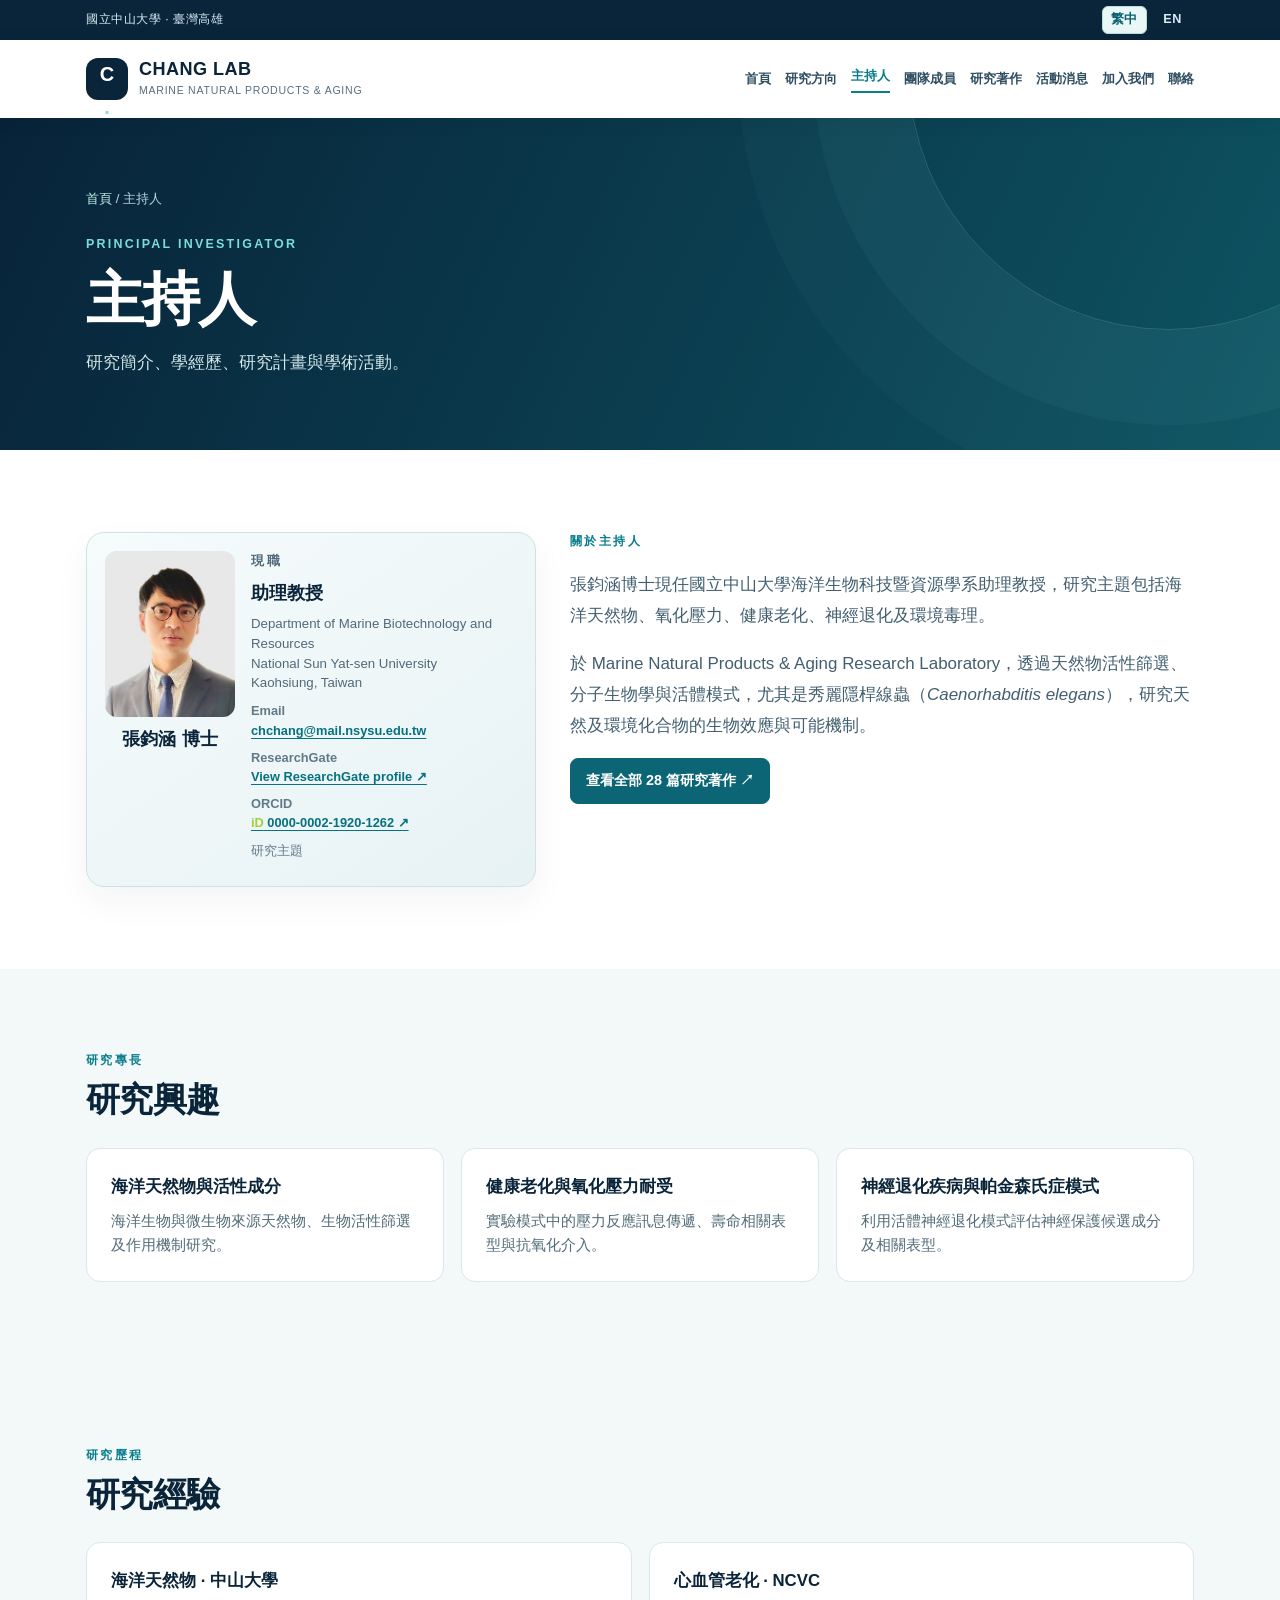
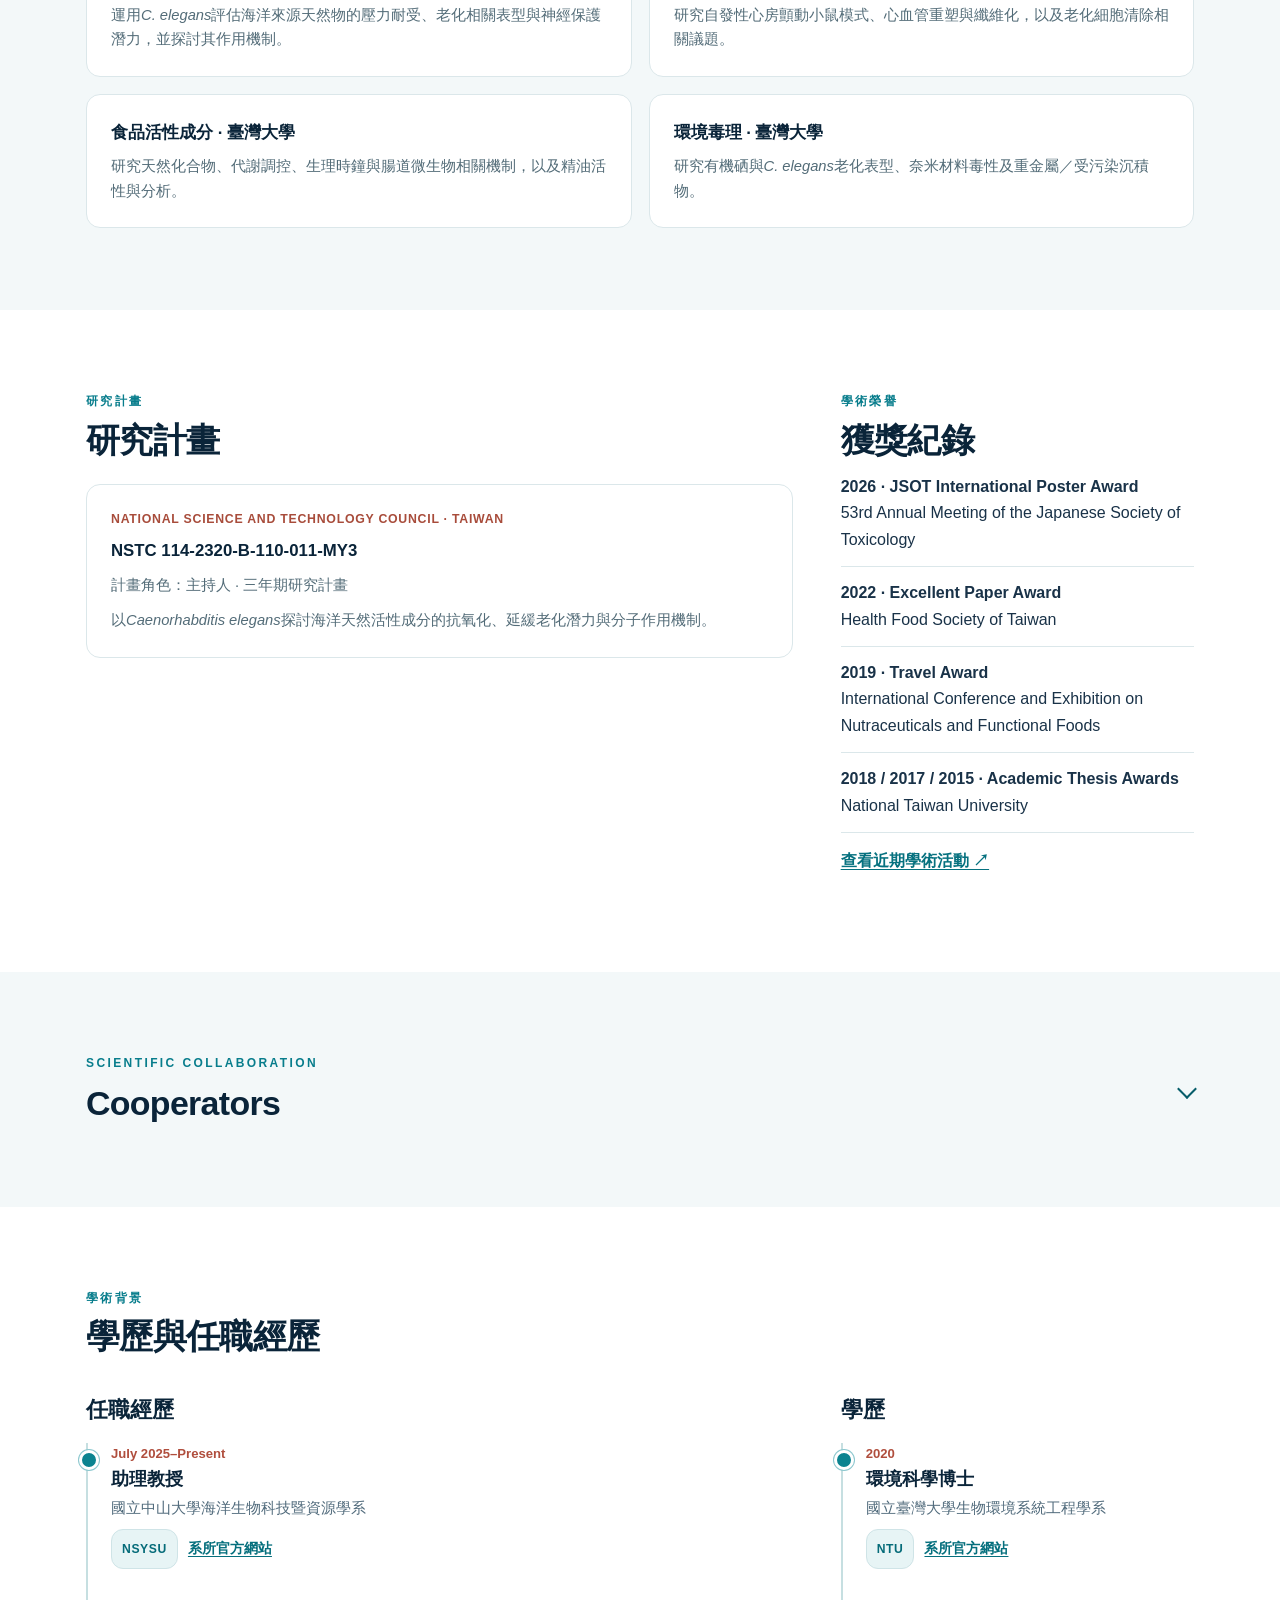
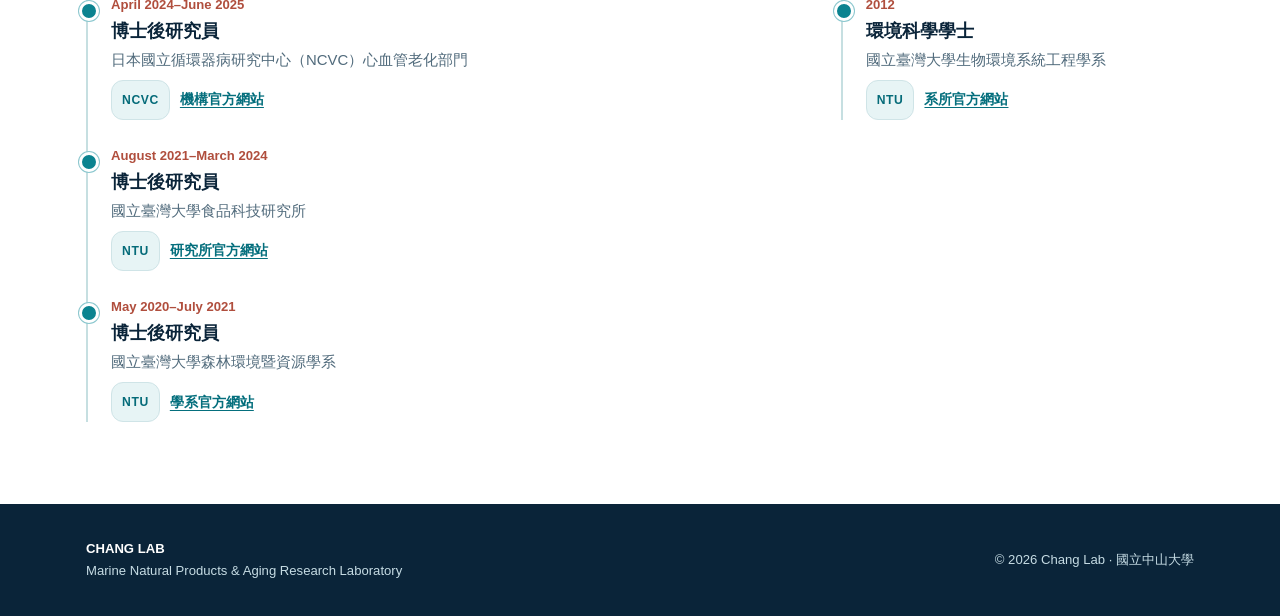
<file: pi.html>
<!DOCTYPE html>

<html lang="en">
<head>
<meta charset="utf-8"/>
<meta content="width=device-width,initial-scale=1" name="viewport"/>
<meta content="#0a2439" name="theme-color"/>
<meta content="Academic profile of Chun-Han Chang, Ph.D., Assistant Professor at National Sun Yat-sen University." name="description"/>
<meta content="Principal Investigator | Chang Lab NSYSU" property="og:title"/>
<meta content="Academic profile of Chun-Han Chang, Ph.D., Assistant Professor at National Sun Yat-sen University." property="og:description"/>
<title>Principal Investigator | Chang Lab · NSYSU</title>
<style>
    :root { --navy:#0a2439; --ink:#193248; --muted:#586e7e; --teal:#087d8c; --teal-dark:#075d6a; --light:#f3f8f9; --paper:#fff; --stroke:#dbe7ea; --accent:#d65742; --max:1120px; }
    * { box-sizing:border-box; }
    html { scroll-behavior:smooth; scroll-padding-top:80px; }
    body { margin:0; font-family: -apple-system,BlinkMacSystemFont,"Segoe UI",Arial,"Noto Sans TC",sans-serif; line-height:1.65; color:var(--ink); background:#fff; }
    a { color:inherit; }
    a:focus-visible, button:focus-visible { outline:3px solid #e69d55; outline-offset:3px; }
    .container { max-width:var(--max); padding:0 26px; margin:0 auto; }
    .topline { background:var(--navy); color:#d8eef3; font-size:.76rem; letter-spacing:.045em; }
    .topline .container { display:flex; justify-content:flex-end; align-items:center; min-height:32px; }
    .topline a { color:#d8eef3; text-decoration:none; }
    header { background:rgba(255,255,255,.97); position:sticky; top:0; z-index:10; box-shadow:0 3px 18px rgba(7,29,43,.07); }
    .nav { display:flex; align-items:center; justify-content:space-between; gap:18px; min-height:78px; }
    .brand { display:flex; gap:11px; align-items:center; text-decoration:none; min-width:0; }
    .brand-logo { width:42px; height:42px; border-radius:12px; background:var(--navy); display:grid; place-items:center; color:#fff; font-weight:800; font-size:20px; flex-shrink:0; }
    .brand-name { font-weight:800; letter-spacing:.025em; color:var(--navy); font-size:1.13rem; white-space:nowrap; line-height:1.15; }
    .brand-sub { font-size:.66rem; color:var(--muted); letter-spacing:.07em; text-transform:uppercase; margin-top:2px; }
    .navlinks { display:flex; align-items:center; gap:21px; }
    .navlinks a { text-decoration:none; font-size:.85rem; font-weight:650; color:#2f4e61; white-space:nowrap; }
    .navlinks a:hover { color:var(--teal); }
    .menu-btn { display:none; border:1px solid var(--stroke); background:#fff; border-radius:9px; padding:8px 12px; color:var(--ink); cursor:pointer; font-size:1rem; }
    .hero { min-height:500px; background:linear-gradient(116deg, #082339 0%, #103b51 55%, #0b5665 100%); overflow:hidden; color:#fff; position:relative; }
    .hero:before { content:""; position:absolute; width:650px; height:650px; border:1px solid rgba(173,232,223,.12); border-radius:50%; top:-300px; right:-130px; box-shadow:0 0 0 90px rgba(179,233,230,.035),0 0 0 180px rgba(179,233,230,.025); }
    .hero-inner { display:grid; grid-template-columns:1.08fr .92fr; gap:36px; align-items:center; min-height:500px; position:relative; }
    .eyebrow { color:#7bddd8; font-size:.78rem; letter-spacing:.18em; text-transform:uppercase; font-weight:700; }
    h1 { font-size:clamp(2.3rem,4.25vw,4rem); line-height:1.19; letter-spacing:-.035em; margin:15px 0 20px; font-weight:800; }
    .hero p { max-width:570px; font-size:1.04rem; color:#cee4e7; margin:0 0 28px; }
    .button { display:inline-flex; align-items:center; justify-content:center; gap:8px; text-decoration:none; background:#e8f8f6; color:#064756; border-radius:7px; padding:12px 20px; font-size:.91rem; font-weight:750; }
    .button:hover { background:#fff; }
    .button-outline { background:transparent; border:1px solid rgba(255,255,255,.47); color:#fff; margin-left:10px; }
    .button-outline:hover { background:rgba(255,255,255,.1); }
    .hero-art { max-width:460px; width:100%; justify-self:end; filter:drop-shadow(0 15px 30px rgba(0,0,0,.12)); }
    section { padding:82px 0; }
    section.alt { background:var(--light); }
    .section-top { display:flex; justify-content:space-between; align-items:end; gap:30px; margin-bottom:30px; }
    .kicker { font-size:.75rem; text-transform:uppercase; letter-spacing:.2em; color:var(--teal); font-weight:800; margin:0 0 7px; }
    h2 { font-size:clamp(1.85rem,2.65vw,2.55rem); color:var(--navy); margin:0; line-height:1.25; letter-spacing:-.02em; }
    .subhead { margin:10px 0 0; color:var(--muted); max-width:700px; font-size:.97rem; }
    .intro-grid { display:grid; grid-template-columns:1.1fr .9fr; gap:56px; align-items:center; }
    .intro-grid p { color:#476072; margin:19px 0; }
    .pill-row { display:flex; flex-wrap:wrap; gap:9px; margin-top:25px; }
    .pill { background:#e9f5f5; border:1px solid #d0e6e7; color:#076677; padding:6px 12px; border-radius:30px; font-size:.79rem; font-weight:700; }
    .panel { border-radius:16px; border:1px solid #cfdee2; background:linear-gradient(145deg,#e7f3f4,#f9fcfc); padding:31px; }
    .panel-num { display:inline-block; color:var(--accent); font-size:3.15rem; font-weight:850; line-height:1; }
    .panel small { display:block; font-size:.8rem; color:var(--muted); margin-top:6px; }
    .panel hr { border:0; border-top:1px solid #d1e0e3; margin:24px 0; }
    .panel h3 { font-size:1.2rem; margin:0 0 7px; color:var(--navy); }
    .panel p { margin:0; font-size:.9rem; }
    .cards { display:grid; grid-template-columns:repeat(3,minmax(0,1fr)); gap:18px; }
    .card { background:#fff; border:1px solid var(--stroke); border-radius:12px; padding:26px; box-shadow:0 9px 26px rgba(9,52,66,.03); }
    .card-symbol { width:52px; height:52px; display:grid; place-items:center; background:#e6f4f4; border-radius:13px; color:var(--teal-dark); margin-bottom:22px; }
    .card h3 { margin:0 0 10px; font-size:1.14rem; color:var(--navy); line-height:1.35; }
    .card p { margin:0; color:var(--muted); font-size:.9rem; }
    .team { display:grid; grid-template-columns:260px 1fr; background:#fff; border:1px solid var(--stroke); border-radius:13px; overflow:hidden; }
    .portrait { min-height:258px; background:linear-gradient(145deg,#0c3448,#0d7480); display:flex; align-items:center; justify-content:center; color:#c3f0e7; position:relative; }
    .portrait svg { max-width:160px; width:70%; }
    .team-content { padding:30px; }
    .team-content h3 { margin:0 0 2px; color:var(--navy); font-size:1.5rem; }
    .team-content .role { color:var(--teal-dark); font-weight:700; font-size:.87rem; margin-bottom:12px; }
    .team-content p { color:var(--muted); font-size:.94rem; }
    .quiet { background:#fff; border:1px dashed #b8cdd1; border-radius:11px; padding:23px; color:var(--muted); }
    .quiet strong { color:var(--navy); }
    .split { display:grid; grid-template-columns:1fr 1fr; gap:20px; }
    .textlink { color:var(--teal-dark); font-weight:700; text-decoration:underline; text-underline-offset:4px; }
    .textlink:hover { color:var(--accent); }
    .contact-grid { display:grid; grid-template-columns:1.1fr .9fr; gap:30px; }
    .contact-info { border-top:1px solid var(--stroke); padding:15px 0; }
    .contact-info strong { display:block; font-size:.8rem; text-transform:uppercase; letter-spacing:.07em; color:var(--teal-dark); }
    .contact-info span { display:block; color:#445f70; margin-top:3px; }
    footer { background:var(--navy); color:#c6dce4; padding:34px 0; font-size:.82rem; }
    footer .container { display:flex; align-items:center; justify-content:space-between; gap:15px; }
    footer b { color:#fff; }
    @media(max-width:980px) { .navlinks { gap:12px; } .navlinks a { font-size:.77rem; } .hero-inner { grid-template-columns:1.2fr .8fr; } }
    @media(max-width:780px) {
      .nav { min-height:69px; } .menu-btn { display:block; }
      .navlinks { display:none; position:absolute; top:100%; left:0; right:0; padding:18px 26px 22px; background:#fff; border-top:1px solid var(--stroke); box-shadow:0 15px 25px rgba(8,28,40,.09); flex-direction:column; align-items:flex-start; gap:15px; }
      .navlinks.open { display:flex; }
      .navlinks a { font-size:.96rem; }
      .hero-inner { grid-template-columns:1fr; min-height:0; padding-top:67px; padding-bottom:60px; }
      .hero-art { max-width:300px; justify-self:center; margin-top:0; }
      .cards, .intro-grid, .contact-grid, .split { grid-template-columns:1fr; }
      .intro-grid { gap:28px; } .cards { gap:13px; }
      .team { grid-template-columns:1fr; } .portrait { min-height:190px; }
      section { padding:62px 0; } .section-top { display:block; }
    }
    @media(max-width:460px) { .container { padding:0 18px; } .brand-sub { font-size:.57rem; } .brand-name { font-size:1rem; } .button-outline { margin-left:0; margin-top:10px; } .hero-actions .button { display:flex; width:100%; } footer .container { display:block; } }
  

    .research-hero { background:linear-gradient(114deg,#082339,#0d5361); color:white; padding:78px 0 72px; position:relative; overflow:hidden; }
    .research-hero:after { content:""; border:1px solid rgba(190,246,236,.18); border-radius:50%; width:540px; height:540px; position:absolute; right:-110px; top:-290px; box-shadow:0 0 0 85px rgba(190,246,236,.035),0 0 0 165px rgba(190,246,236,.025); pointer-events:none; }
    .research-hero .container { position:relative; z-index:1; }
    .research-hero h1 { font-size:clamp(2.5rem,4.8vw,4.2rem); max-width:950px; margin:14px 0 18px; }
    .research-hero p { color:#d1e7eb; max-width:770px; font-size:1.05rem; margin:0; }
    .breadcrumb { font-size:.82rem; color:#b7d8e0; }
    .breadcrumb a { text-decoration:none; color:#c1f3e9; }
    .eyebrow-dark { color:#077987; letter-spacing:.15em; font-size:.78rem; font-weight:800; text-transform:uppercase; margin:0 0 8px; }
    .research-overview { display:grid; grid-template-columns:1.1fr .9fr; gap:55px; align-items:center; }
    .research-overview p { color:#486375; }
    .stat-grid { display:grid; grid-template-columns:1fr 1fr; gap:12px; }
    .stat { border:1px solid var(--stroke); border-radius:13px; background:var(--light); padding:22px; }
    .stat strong { display:block; color:#d65742; font-size:2.5rem; line-height:1; }
    .stat span { display:block; color:#476072; margin-top:12px; font-size:.85rem; }
    .research-unit { display:grid; grid-template-columns:260px 1fr; gap:48px; align-items:start; }
    .research-unit .visual { border:1px solid #cde4e7; background:linear-gradient(145deg,#e7f7f5,#d5e9ee); min-height:260px; border-radius:20px; display:flex; align-items:center; justify-content:center; position:relative; overflow:hidden; }
    .research-unit .visual svg { width:78%; max-width:215px; height:auto; }
    .unit-num { font-size:.78rem; letter-spacing:.2em; text-transform:uppercase; font-weight:800; color:#087d8c; margin:0 0 8px; }
    .research-unit h2 { margin-bottom:18px; }
    .research-unit p { color:#476072; font-size:.98rem; }
    .tags { display:flex; gap:8px; flex-wrap:wrap; margin:23px 0 0; }
    .tags span { background:#e8f5f5; color:#076677; border-radius:24px; padding:6px 12px; font-size:.8rem; font-weight:650; }
    .method-box { margin-top:24px; border-left:3px solid var(--accent); background:#f5fafa; padding:17px 22px; font-size:.92rem; color:#476072; }
    .method-box b { color:var(--navy); }
    .workflow { display:grid; grid-template-columns:repeat(4,minmax(0,1fr)); gap:13px; margin-top:35px; }
    .workflow-item { border:1px solid var(--stroke); border-radius:13px; padding:22px; background:white; min-width:0; }
    .workflow-item .n { color:#c44e3e; font-weight:850; letter-spacing:.08em; font-size:.82rem; }
    .workflow-item h3 { color:var(--navy); margin:9px 0 8px; line-height:1.35; font-size:1.07rem; }
    .workflow-item p { font-size:.88rem; color:#526a77; margin:0; }
    .resource-note { color:var(--muted); font-size:.85rem; margin-top:23px; }
    .cta { display:flex; align-items:center; justify-content:space-between; gap:20px; border-radius:17px; background:linear-gradient(120deg,#0b3145,#0d5262); padding:40px; color:white; }
    .cta h2 { color:white; }
    .cta p { margin:12px 0 0; color:#c9e5e7; }
    .cta a { background:#e8f8f6; color:#064756; white-space:nowrap; }
    @media(max-width:850px){ .research-unit { grid-template-columns:210px 1fr; gap:25px; } .workflow { grid-template-columns:repeat(2,minmax(0,1fr)); } }
    @media(max-width:700px){ .research-overview, .research-unit { grid-template-columns:1fr; } .research-unit .visual { min-height:195px; } .research-unit .visual svg { max-width:160px; } .research-hero { padding:55px 0; } .cta { display:block; padding:28px; } .cta a { margin-top:21px; } }
    @media(max-width:460px){ .workflow { grid-template-columns:1fr; } .stat-grid { grid-template-columns:1fr 1fr; } .stat { padding:17px; } .stat strong { font-size:2rem; } }


  /* Members-page layout: uses the existing Chang Lab design tokens */
  .people-hero { background:linear-gradient(114deg,#082339,#0d5361); color:white; padding:76px 0 74px; position:relative; overflow:hidden; }
  .people-hero:after { content:""; position:absolute; right:-95px; top:-290px; width:530px; height:530px; border:1px solid rgba(190,246,236,.18); border-radius:50%; box-shadow:0 0 0 85px rgba(190,246,236,.035),0 0 0 165px rgba(190,246,236,.025); pointer-events:none; }
  .people-hero .container { position:relative; z-index:1; }
  .people-hero h1 { font-size:clamp(2.5rem,4.8vw,4.2rem); line-height:1.2; margin:14px 0 18px; }
  .people-hero p { color:#d1e7eb; max-width:790px; font-size:1.05rem; margin:0; }
  .member-kicker { margin:0 0 9px; color:var(--teal); font-weight:800; font-size:.77rem; letter-spacing:.18em; text-transform:uppercase; }
  .member-intro { margin-bottom:30px; }
  .member-intro h2 { margin:0 0 9px; }
  .member-intro p:last-child { color:var(--muted); margin:0; }
  .pi-card { display:grid; grid-template-columns:minmax(220px,300px) minmax(0,1fr); border:1px solid var(--stroke); border-radius:19px; overflow:hidden; background:#fff; box-shadow:0 10px 36px rgba(9,43,58,.045); }
  .pi-art { background:linear-gradient(145deg,#dff2f2,#d3e7ef); min-height:370px; padding:28px; display:flex; flex-direction:column; align-items:center; justify-content:center; gap:19px; border-right:1px solid #d5e5e9; }
  .portrait-ring { width:min(74%,220px); aspect-ratio:1; border-radius:50%; background:linear-gradient(160deg,#0a3a4d,#0e6370); display:grid; place-items:center; position:relative; box-shadow:0 0 0 9px rgba(255,255,255,.48); color:#d4fffa; font-weight:800; font-size:clamp(3.5rem,7vw,5.2rem); letter-spacing:-.065em; }
  .portrait-ring:before { content:""; position:absolute; width:76%; height:76%; border:1px solid rgba(195,242,240,.2); border-radius:50%; }
  .pi-art small { color:#456c78; font-size:.78rem; text-align:center; }
  .pi-details { padding:35px 39px; }
  .pi-role { font-size:.8rem; font-weight:800; color:var(--teal); letter-spacing:.11em; text-transform:uppercase; }
  .pi-details h3 { font-size:clamp(1.8rem,2.5vw,2.5rem); line-height:1.16; color:var(--navy); margin:10px 0 7px; }
  .pi-sub { margin:0 0 19px; color:#547084; font-size:1.01rem; }
  .pi-details p:not(.pi-sub) { color:#466172; margin:0 0 16px; }
  .tag-row { display:flex; flex-wrap:wrap; gap:8px; margin:19px 0 24px; }
  .tag-row span { background:#eaf6f5; border:1px solid #cde6e6; border-radius:24px; padding:5px 11px; color:#076577; font-size:.79rem; font-weight:680; }
  .pi-links { display:flex; gap:11px; flex-wrap:wrap; margin-top:23px; }
  .pi-links a { display:inline-flex; align-items:center; gap:7px; border-radius:8px; padding:9px 13px; font-size:.88rem; font-weight:750; text-decoration:none; background:#0b4f5e; color:#fff; }
  .pi-links a.secondary { color:#07576a; border:1px solid #bfdde1; background:#f2fafa; }
  .student-grid { display:grid; grid-template-columns:repeat(2,minmax(0,1fr)); gap:20px; }
  .people-placeholder { border:1px solid var(--stroke); background:#fff; border-radius:16px; padding:28px; min-height:220px; display:flex; flex-direction:column; align-items:flex-start; }
  .people-placeholder .symbol { width:45px; height:45px; border-radius:13px; display:grid; place-items:center; background:#e8f5f5; color:#087180; font-weight:850; font-size:1.25rem; }
  .people-placeholder h3 { margin:21px 0 7px; color:var(--navy); font-size:1.25rem; line-height:1.3; }
  .people-placeholder p { color:#567081; font-size:.94rem; margin:0; }
  .notice { color:#526b7a; font-size:.9rem; margin:21px 0 0; }
  .alumni-panel { display:flex; justify-content:space-between; gap:30px; align-items:center; border-radius:14px; padding:29px 32px; background:#eef6f7; border:1px solid #d2e4e7; }
  .alumni-panel h3 { margin:0 0 5px; color:var(--navy); font-size:1.28rem; }
  .alumni-panel p { margin:0; font-size:.94rem; color:#526f80; }
  .alumni-panel .alumni-icon { font-size:2.7rem; font-weight:900; color:var(--accent); line-height:1; }
  .join-cta { display:flex; align-items:center; justify-content:space-between; gap:24px; border-radius:17px; background:linear-gradient(115deg,#0b3145,#0d5262); padding:36px 40px; color:white; }
  .join-cta h2 { color:#fff; font-size:1.7rem; }
  .join-cta p { color:#c9e5e7; margin:11px 0 0; }
  .join-cta a { display:inline-block; background:#e8f8f6; color:#064756; text-decoration:none; font-weight:750; border-radius:7px; padding:11px 16px; white-space:nowrap; }
  @media(max-width:800px) {
    .pi-card { grid-template-columns:240px minmax(0,1fr); }
    .pi-art { min-height:300px; }
    .pi-details { padding:28px; }
  }
  @media(max-width:670px) {
    .people-hero { padding:55px 0 58px; }
    .pi-card { grid-template-columns:1fr; }
    .pi-art { min-height:230px; border-right:0; border-bottom:1px solid #d5e5e9; }
    .portrait-ring { width:145px; font-size:3.5rem; }
    .pi-details { padding:26px; }
    .student-grid { grid-template-columns:1fr; }
    .alumni-panel { padding:23px; }
    .join-cta { display:block; padding:28px; }
    .join-cta a { margin-top:20px; }
  }


/* Unified navigation & post-CV content */
.navlinks { gap:14px; }
.navlinks a {font-size:.80rem;}
.navlinks a[aria-current="page"] {color:var(--teal);border-bottom:2px solid var(--teal);padding-bottom:5px;}
.skip-link {position:absolute;left:-9999px;top:7px;z-index:50;background:#fff;color:#0a2439;padding:8px 15px;}
.skip-link:focus {left:12px;}
:root { --max:1160px; }
.page-hero { background:linear-gradient(115deg,#082339,#0d5361);color:#fff;padding:70px 0 74px;position:relative;overflow:hidden; }
.page-hero:after { content:"";position:absolute;border:1px solid rgba(206,250,245,.17);height:520px;width:520px;border-radius:50%;right:-150px;top:-310px;box-shadow:0 0 0 95px rgba(170,234,239,.035),0 0 0 170px rgba(170,234,239,.025);pointer-events:none; }
.page-hero .container {position:relative;z-index:1;}
.page-hero h1 {margin:11px 0 15px;font-size:clamp(2.5rem,4.5vw,4.1rem);}
.page-hero p {max-width:850px;color:#d2e8eb;font-size:1.04rem;margin:0;}
.lead {font-size:1.06rem;line-height:1.83;max-width:840px;color:#425f70;}
.stack {display:grid;gap:16px;}
.blocktitle {font-size:1.4rem;margin:0 0 14px;color:var(--navy);}
.info-grid {display:grid;grid-template-columns:repeat(3,minmax(0,1fr));gap:17px;}
.info-grid.two {grid-template-columns:repeat(2,minmax(0,1fr));}
.info-card {padding:24px;background:#fff;border:1px solid var(--stroke);border-radius:14px;}
.info-card h3 {margin:0 0 8px;font-size:1.05rem;color:var(--navy);}
.info-card p {margin:0;color:#536c78;font-size:.92rem;}
.info-card .date {font-weight:800;color:#a84c3b;font-size:.77rem;letter-spacing:.06em;text-transform:uppercase;margin:0 0 8px;}
.layout-side {display:grid;grid-template-columns:minmax(0,2fr) minmax(260px,1fr);gap:48px;align-items:start;}
.list-clean {list-style:none;padding:0;margin:0;}
.list-clean li {padding:13px 0;border-bottom:1px solid var(--stroke);}
.inline-link {color:#06717f;font-weight:730;text-decoration:underline;text-underline-offset:3px;}
.inline-link:hover {color:#d65742;}
.timeline {border-left:2px solid #c6dfe1;padding-left:23px;display:grid;gap:25px;}
.timeline-item {position:relative;}
.timeline-item:before {content:"";position:absolute;left:-32px;top:7px;width:14px;height:14px;background:#0b8390;border-radius:50%;border:3px solid #fff;box-shadow:0 0 0 1px #8bc7ce;}
.timeline-item time {display:block;color:#b04e3d;font-size:.82rem;font-weight:800;}
.timeline-item h3 {font-size:1.1rem;line-height:1.42;margin:3px 0;color:var(--navy);}
.timeline-item p {margin:4px 0;color:#516b7c;font-size:.93rem;}
.mini-note {padding:18px 20px;border:1px solid #cfe4e7;background:#f1f8f9;border-radius:12px;color:#496575;font-size:.91rem;}
.site-button {display:inline-flex;align-items:center;gap:8px;text-decoration:none;border:1px solid #0b6574;border-radius:8px;padding:10px 15px;font-weight:800;font-size:.9rem;background:#0b6574;color:white;}
.site-button:hover{background:#064654;color:white;}
.site-button.ghost {background:#fff;color:#0b6574;}
.year-head {display:flex;align-items:center;gap:15px;margin:35px 0 18px;}
.year-head h2 {font-size:1.6rem;margin:0;}
.year-head:after {content:"";display:block;flex:1;border-top:1px solid var(--stroke);}
.pub-list {display:grid;gap:11px;}
.pub-item {border:1px solid var(--stroke);background:white;border-radius:11px;padding:21px 23px;}
.pub-item .pub-id {color:#a84e3d;font-size:.77rem;font-weight:800;letter-spacing:.06em;}
.pub-item h3 {font-size:1.02rem;line-height:1.5;margin:7px 0;color:#0b2b3f;}
.pub-item .authors {font-size:.87rem;color:#536c7d;line-height:1.6;margin:0 0 6px;}
.pub-item .journal {font-size:.9rem;color:#24495c;line-height:1.55;margin:0;}
.pub-item .pub-link {font-size:.84rem;display:inline-block;color:#076b7a;font-weight:750;margin-top:9px;}
.pub-count {color:#5d7884;font-size:.9rem;margin:7px 0 0;}
.filter-bar {display:flex;gap:12px;align-items:center;flex-wrap:wrap;padding:20px;background:#f4fafb;border-radius:12px;border:1px solid #d5e8ea;margin-top:27px;}
.filter-bar input,.filter-bar select {border:1px solid #bfd6db;padding:10px 12px;border-radius:8px;background:#fff;font:inherit;font-size:.94rem;color:var(--ink);}
.filter-bar input{flex:1;min-width:230px;}
.filter-bar select{min-width:145px;}
.statline {display:flex;gap:16px;flex-wrap:wrap;margin-top:16px;color:#d7e9ed;font-size:.88rem;}
.statline span{padding:6px 12px;border:1px solid rgba(198,235,233,.25);border-radius:20px;}
.news-story {border-bottom:1px solid var(--stroke);padding:26px 0;}
.news-story:first-child {padding-top:4px;}
.news-story .date{font-size:.83rem;font-weight:800;color:#a84e3d;letter-spacing:.04em;}
.news-story h2{font-size:1.5rem;margin:7px 0 10px;}
.news-story p{color:#506a7b;max-width:790px;}
.poster-list{display:grid;gap:12px;margin-top:19px;}
.poster-entry{padding:15px 18px;background:#f4f9fa;border:1px solid var(--stroke);border-radius:10px;}
.poster-entry strong{color:var(--navy);font-size:.94rem;}
.poster-entry p{margin:5px 0 0;font-size:.84rem;}
.address-panel{background:linear-gradient(130deg,#e4f3f4,#f7fcfc);border:1px solid #d1e4e8;border-radius:16px;padding:28px;}
.address-panel a {color:#075e70;}
.form-note{font-size:.89rem;color:#5e7785;}
.join-step{display:grid;grid-template-columns:45px 1fr;gap:15px;align-items:start;padding:18px 0;border-top:1px solid var(--stroke);}
.join-step .num{width:37px;height:37px;background:#e2f3f3;color:#077887;display:grid;place-items:center;font-weight:800;border-radius:50%;}
.join-step h3{font-size:1.05rem;margin:2px 0 5px;color:var(--navy);}
.join-step p{margin:0;color:#526e7d;font-size:.94rem;}
@media(max-width:1050px) { .navlinks{gap:10px}.navlinks a{font-size:.73rem;} }
@media(max-width:950px) { .menu-btn{display:block;} .navlinks{display:none;position:absolute;top:100%;left:0;right:0;padding:18px 26px 22px;background:#fff;border-top:1px solid var(--stroke);box-shadow:0 15px 25px rgba(8,28,40,.09);flex-direction:column;align-items:flex-start;gap:15px;} .navlinks.open{display:flex;} .navlinks a{font-size:.96rem;} }
@media(max-width:780px) {.info-grid,.info-grid.two,.layout-side{grid-template-columns:1fr;} .page-hero{padding:54px 0;} .info-grid{gap:12px;}}
@media(max-width:460px){.filter-bar input,.filter-bar select{width:100%;min-width:0;} .pub-item{padding:17px;} }

.pi-intro{display:grid;grid-template-columns:minmax(0,450px) minmax(0,1fr);gap:34px;align-items:start;}
.pi-intro>.profile-card{grid-column:1;grid-row:1;}
.pi-intro>div:first-child:not(.profile-card){grid-column:2;grid-row:1;}
.profile-card{display:grid;grid-template-columns:130px minmax(0,1fr);gap:16px;align-items:start;background:linear-gradient(145deg,#f6fbfc,#e7f2f4);border:1px solid #cfe1e5;border-radius:18px;padding:18px;box-shadow:0 14px 34px rgba(8,38,54,.05);}
.profile-portrait{width:130px;min-width:0;display:flex;flex-direction:column;align-items:center;gap:10px;}
.profile-portrait img{display:block;width:130px;height:166px;aspect-ratio:unset;object-fit:cover;object-position:center top;border-radius:12px;background:#eef4f6;}
.profile-portrait h2{margin:0;color:var(--navy);font-size:1.15rem;line-height:1.3;font-weight:800;text-align:center;letter-spacing:0;white-space:nowrap;}
.profile-card .pad{min-width:0;padding:0;}
.profile-card h3{margin:0 0 5px;font-size:1.12rem;color:var(--navy);}
.profile-card p{margin:0 0 8px;color:#50697a;font-size:.83rem;line-height:1.5;overflow-wrap:anywhere;}
.profile-card .small{font-size:.8rem;color:#627a88;}
.info-grid.three{grid-template-columns:repeat(3,minmax(0,1fr));}
.orgline{display:flex;align-items:center;gap:10px;flex-wrap:wrap;margin-top:8px;}
.org-mark{display:inline-flex;align-items:center;justify-content:center;min-width:40px;height:40px;padding:0 10px;border-radius:12px;background:#e7f4f5;color:#056b79;font-size:.76rem;font-weight:800;letter-spacing:.05em;border:1px solid #cfe4e7;}
.org-link{font-size:.9rem;line-height:1.5;}
.org-link a{color:#056f7d;text-decoration:underline;text-underline-offset:3px;font-weight:700;}
.timeline-item p{margin-bottom:0;}
.section-divider{height:1px;background:var(--stroke);margin:26px 0 0;}
@media(max-width:900px){.pi-intro{grid-template-columns:1fr;gap:24px;} .pi-intro>.profile-card{grid-column:1;grid-row:1;} .pi-intro>div:first-child:not(.profile-card){grid-column:1;grid-row:2;} .profile-card{max-width:520px;} .info-grid.three{grid-template-columns:1fr;}}
@media(max-width:480px){.profile-card{grid-template-columns:100px minmax(0,1fr);gap:12px;padding:13px;} .profile-portrait{width:100px}.profile-portrait img{width:100px;height:130px}.profile-portrait h2{font-size:.88rem;white-space:normal;} .profile-card p{font-size:.8rem;}}


/* Accessible collapsed Cooperators panel */
.cooperators-toggle{display:flex;justify-content:space-between;align-items:center;gap:22px;cursor:pointer;list-style:none;padding:0}
.cooperators-toggle::-webkit-details-marker{display:none}
.cooperators-toggle::marker{content:""}
.cooperators-toggle:focus-visible{outline:3px solid #e69d55;outline-offset:6px;border-radius:4px}
.cooperators-heading{display:flex;flex-direction:column;gap:8px}
.cooperators-heading .kicker{display:block;margin:0}
.cooperators-title{font-size:clamp(1.85rem,2.65vw,2.55rem);color:var(--navy);font-weight:800;line-height:1.25;letter-spacing:-.02em}
.cooperators-chevron{display:block;width:14px;height:14px;flex-shrink:0;border-right:2px solid var(--teal-dark);border-bottom:2px solid var(--teal-dark);transform:rotate(45deg);transition:transform .2s}
.cooperators-fold[open] .cooperators-chevron{transform:rotate(225deg)}
.cooperators-content{padding-top:2px}
@media(prefers-reduced-motion:reduce){.cooperators-chevron{transition:none}}

.cooperator-name-link{color:inherit;text-decoration:none}
.cooperator-name-link:hover,.cooperator-name-link:focus-visible{color:var(--teal-dark);text-decoration:underline;text-underline-offset:3px}
.cooperators-content .cooperator-card+.cooperator-card{margin-top:12px}
.cooperator-avatar{overflow:hidden}
/* Compact cooperator profile */
.cooperator-avatar img{display:block;width:100%;height:100%;object-fit:cover;border-radius:50%}
.cooperator-card{display:flex;align-items:flex-start;gap:20px;margin-top:24px;padding:22px 25px;border:1px solid var(--stroke);border-radius:14px;background:#fff;box-shadow:0 8px 26px rgba(9,52,66,.035)}
.cooperator-avatar{width:76px;height:76px;min-width:76px;border-radius:50%;display:grid;place-items:center;background:linear-gradient(135deg,#d4e9e9,#9bcbd0);border:2px solid #fff;outline:1px solid #c2dfe2;font-size:1.28rem;font-weight:750;letter-spacing:.04em;color:#0a4e61}
.cooperator-profile{min-width:0}
.cooperator-profile h3{margin:0 0 3px;color:var(--navy);font-size:1.23rem}
.cooperator-profile p{margin:7px 0 0;color:#456072;font-size:.91rem;line-height:1.6}
.cooperator-profile .cooperator-affiliation{margin-top:0;color:#537487;font-size:.83rem}
.cooperator-profile .cooperator-focus{color:#145966}
.cooperator-profile .cooperator-pubs{font-size:.82rem;color:#627480}
@media(max-width:520px){.cooperator-card{padding:18px;gap:13px}.cooperator-avatar{width:56px;height:56px;min-width:56px;font-size:1rem}.cooperator-profile h3{font-size:1.08rem}}
</style>
<link rel="stylesheet" href="assets/site-i18n.css"/>
<script src="assets/site-i18n.js?v=20261118-rg" defer></script>
</head>
<body>
<a class="skip-link" href="#main">Skip to content</a>
<div class="topline"><div class="container"><a href="https://www.nsysu.edu.tw/" rel="noopener noreferrer" target="_blank">National Sun Yat-sen University · Kaohsiung, Taiwan</a></div></div>
<header><div class="container nav"><a aria-label="Chang Lab Home" class="brand" href="index.html"><div class="brand-logo">C<span style="color:#88dfd8">.</span></div><div><div class="brand-name">CHANG LAB</div><div class="brand-sub">Marine Natural Products &amp; Aging</div></div></a><button aria-controls="navLinks" aria-expanded="false" class="menu-btn" id="menuButton" type="button">☰ Menu</button><nav aria-label="Main navigation" class="navlinks" id="navLinks"><a href="index.html">Home</a><a href="research.html">Research</a><a aria-current="page" href="pi.html">PI</a><a href="members.html">Members</a><a href="publications.html">Publications</a><a href="news.html">News</a><a href="join.html">Join Us</a><a href="contact.html">Contact</a></nav></div></header>
<main id="main">
<div class="page-hero"><div class="container"><div class="breadcrumb"><a href="index.html">Home</a> / PI Profile</div><div class="eyebrow" style="margin-top:24px">PRINCIPAL INVESTIGATOR</div><h1>Principal Investigator</h1><p>Research profile, academic training, professional appointments, research grant, and selected scholarly activities of Chun-Han Chang, Ph.D.</p></div></div>
<section>
<div class="container pi-intro">
<div>
<p class="kicker">ABOUT THE PI</p>
<p class="lead">Dr. Chun-Han Chang is an Assistant Professor in the Department of Marine Biotechnology and Resources at National Sun Yat-sen University, Taiwan. His research focuses on marine natural products, oxidative stress, healthy aging, neurodegeneration, and environmental toxicology.</p>
<p class="lead">At the Marine Natural Products &amp; Aging Research Laboratory, his research integrates natural product bioactivity screening, molecular biology, and whole-organism experimental models, particularly <em>Caenorhabditis elegans</em>, to investigate biological effects and potential mechanisms of natural and environmental compounds.</p>
<p><a class="site-button" href="publications.html">View all 28 publications ↗</a></p>
</div>
<div class="profile-card">
<div class="profile-portrait"><img alt="Chun-Han Chang portrait" src="assets/pi-chang-nsysu.jpg"/><h2 id="pi-name">張鈞涵 博士</h2></div>
<div class="pad">
<p class="kicker">CURRENT POSITION</p>
<h3>Assistant Professor</h3>
<p>Department of Marine Biotechnology and Resources<br/>National Sun Yat-sen University<br/>Kaohsiung, Taiwan</p>
<p class="small"><strong>Email</strong><br/><a class="inline-link" href="mailto:chchang@mail.nsysu.edu.tw">chchang@mail.nsysu.edu.tw</a></p>
<p class="small"><strong>ResearchGate</strong><br/><a class="inline-link" href="https://www.researchgate.net/profile/Chun-Han-Chang-3" target="_blank" rel="noopener noreferrer" aria-label="Chun-Han Chang ResearchGate profile (opens in new tab)">View ResearchGate profile ↗</a></p>
<p class="small"><strong>ORCID</strong><br/><a class="inline-link" href="https://orcid.org/0000-0002-1920-1262" target="_blank" rel="noopener noreferrer" aria-label="Chun-Han Chang ORCID profile (opens in new tab)"><span aria-hidden="true" style="color:#a6ce39;font-weight:800">iD</span> 0000-0002-1920-1262 ↗</a></p>
<p class="small"><strong>Research themes</strong><br/>Marine bioactives · Healthy aging · Stress biology · Neurodegeneration</p>
</div>
</div>
</div>
</section>
<section class="alt">
<div class="container">
<p class="kicker">EXPERTISE</p>
<h2>Research interests</h2>
<div class="info-grid three" style="margin-top:28px">
<article class="info-card"><h3>Marine natural products and bioactive compounds</h3><p>Natural products from marine organisms and microorganisms, bioactivity-guided screening, and mechanism-oriented discovery.</p></article>
<article class="info-card"><h3>Healthy aging and oxidative stress resistance</h3><p>Stress-response signaling, lifespan-associated phenotypes, and antioxidant interventions in experimental models.</p></article>
<article class="info-card"><h3>Neurodegenerative disease and Parkinson’s disease models</h3><p>Neuroprotective compounds and phenotype-based studies using whole-organism models of neurodegeneration.</p></article>
</div>
</div>
</section>
<section class="alt">
<div class="container">
<p class="kicker">RESEARCH PROJECTS</p>
<h2>Research experience</h2>
<div class="info-grid two" style="margin-top:27px">
<article class="info-card"><h3>Marine natural products · NSYSU</h3><p>Screening and mechanistic investigation of compounds derived from marine organisms and microorganisms for stress resistance, aging-associated phenotypes, and neuroprotection using <em>C. elegans</em>.</p></article>
<article class="info-card"><h3>Cardiovascular aging · NCVC</h3><p>Characterization of a spontaneous atrial fibrillation mouse model, cardiovascular remodeling and fibrosis, and investigations into senescent cell clearance.</p></article>
<article class="info-card"><h3>Food bioactives · NTU</h3><p>Natural compounds, metabolic regulation, circadian rhythm and gut microbiota-related research; bioactivity testing of essential oils and analytical characterization.</p></article>
<article class="info-card"><h3>Environmental toxicology · NTU</h3><p>Organic selenium and aging-related phenotypes in <em>C. elegans</em>; nanomaterial toxicity; heavy-metal and contaminated-sediment investigations.</p></article>
</div>
</div>
</section>
<section>
<div class="container layout-side">
<div>
<p class="kicker">FUNDED RESEARCH</p>
<h2>Research grant</h2>
<div class="info-card" style="margin-top:23px"><div class="date">NATIONAL SCIENCE AND TECHNOLOGY COUNCIL · TAIWAN</div><h3>NSTC 114-2320-B-110-011-MY3</h3><p><strong>Role:</strong> Principal Investigator · Three-year project</p><p style="margin-top:11px">Screening and mechanistic investigation of the antioxidant and anti-aging potential of marine natural bioactive compounds using <em>Caenorhabditis elegans</em>.</p></div>
</div>
<div>
<p class="kicker">SELECTED RECOGNITION</p>
<h2>Awards</h2>
<ul class="list-clean"><li><b>2026 · JSOT International Poster Award</b><br/>53rd Annual Meeting of the Japanese Society of Toxicology</li><li><b>2022 · Excellent Paper Award</b><br/>Health Food Society of Taiwan</li><li><b>2019 · Travel Award</b><br/>International Conference and Exhibition on Nutraceuticals and Functional Foods</li><li><b>2018 / 2017 / 2015 · Academic Thesis Awards</b><br/>National Taiwan University</li></ul>
<p style="margin-top:15px"><a class="inline-link" href="news.html">View recent academic activities ↗</a></p>
</div>
</div>
</section>
<section class="alt" id="cooperators" aria-labelledby="cooperators-title">
<div class="container">
<details class="cooperators-fold">
<summary class="cooperators-toggle"><span class="cooperators-heading"><span class="kicker">SCIENTIFIC COLLABORATION</span><span class="cooperators-title" id="cooperators-title">Cooperators</span></span><span class="cooperators-chevron" aria-hidden="true"></span></summary>
<div class="cooperators-content">
<article class="cooperator-card">
<div class="cooperator-avatar"><img src="https://www.bse.ntu.edu.tw/static/images/1567782014_Screenshot_2019-07-02-22-21-39-1.png" alt="Portrait of Vivian Hsiu-Chuan Liao, Ph.D." width="76" height="76" loading="lazy" referrerpolicy="no-referrer"/></div>
<div class="cooperator-profile">
<h3><a class="cooperator-name-link" href="https://www.bse.ntu.edu.tw/member/teacher/vivianliao" target="_blank" rel="noopener noreferrer">Vivian Hsiu-Chuan Liao, Ph.D.</a></h3>
<p class="cooperator-affiliation">Distinguished Professor · National Taiwan University</p>
<p class="cooperator-focus"><strong>Research fields:</strong> Environmental molecular toxicology · Food safety · Ecological risk assessment</p>
</div>
</article>
<article class="cooperator-card">
<div class="cooperator-avatar"><img src="https://www.fst.ntu.edu.tw/uploads/member_profile/avatar/5c0dd96802dcf060b1000021/%E6%BD%98%E6%95%8F%E9%9B%84.jpg" alt="Portrait of Min-Hsiung Pan, Ph.D." width="76" height="76" loading="lazy" referrerpolicy="no-referrer"/></div>
<div class="cooperator-profile">
<h3><a class="cooperator-name-link" href="https://www.fst.ntu.edu.tw/zh_tw/Facultymembers/Full_time/%E6%BD%98%E6%95%8F%E9%9B%84-79915466" target="_blank" rel="noopener noreferrer">Min-Hsiung Pan, Ph.D.</a></h3>
<p class="cooperator-affiliation">Distinguished Professor · National Taiwan University</p>
<p class="cooperator-focus"><strong>Research fields:</strong> Food chemistry · Functional foods · Chemoprevention</p>
</div>
</article>
<article class="cooperator-card">
<div class="cooperator-avatar"><img src="https://mbr.nsysu.edu.tw/var/file/260/1260/img/670/567829687.jpg" alt="Portrait of Yuan-Bin Cheng, Ph.D." width="76" height="76" loading="lazy" referrerpolicy="no-referrer"/></div>
<div class="cooperator-profile">
<h3><a class="cooperator-name-link" href="https://mbr.nsysu.edu.tw/p/404-1260-239262.php?Lang=zh-tw" target="_blank" rel="noopener noreferrer">Yuan-Bin Cheng, Ph.D.</a></h3>
<p class="cooperator-affiliation">Professor and Department Chair · National Sun Yat-sen University</p>
<p class="cooperator-focus"><strong>Research fields:</strong> Marine natural products · Structure elucidation · Biosynthetic pathways</p>
</div>
</article>
<article class="cooperator-card">
<div class="cooperator-avatar"><img src="https://mbr.nsysu.edu.tw/var/file/260/1260/img/670/286625532.jpg" alt="Portrait of Chih-Chuang Liaw, Ph.D." width="76" height="76" loading="lazy" referrerpolicy="no-referrer"/></div>
<div class="cooperator-profile">
<h3><a class="cooperator-name-link" href="https://mbr.nsysu.edu.tw/p/405-1260-27881,c23196.php?Lang=zh-tw" target="_blank" rel="noopener noreferrer">Chih-Chuang Liaw, Ph.D.</a></h3>
<p class="cooperator-affiliation">Distinguished Professor · National Sun Yat-sen University</p>
<p class="cooperator-focus"><strong>Research fields:</strong> Natural products chemistry · Marine microbial metabolites · Bioactive compound discovery</p>
</div>
</article>
<article class="cooperator-card">
<div class="cooperator-avatar"><img src="https://nkustmee.nkust.edu.tw/wp-content/uploads/2025/03/S__884031496-300x200.jpg" alt="Portrait of Chi-Wei Huang, Ph.D." width="76" height="76" loading="lazy" referrerpolicy="no-referrer"/></div>
<div class="cooperator-profile">
<h3><a class="cooperator-name-link" href="https://nkustmee.nkust.edu.tw/portfolio-item/%E9%BB%83%E7%B4%80%E6%83%9F-%E5%89%AF%E6%95%99%E6%8E%88/" target="_blank" rel="noopener noreferrer">Chi-Wei Huang, Ph.D.</a></h3>
<p class="cooperator-affiliation">Associate Professor · National Kaohsiung University of Science and Technology</p>
<p class="cooperator-focus"><strong>Research fields:</strong> Environmental toxicology · Ecological risk assessment · Environmental biotechnology</p>
</div>
</article>
<article class="cooperator-card">
<div class="cooperator-avatar"><img src="assets/yung-ting-hsiao-portrait.svg" alt="Portrait of Yung-Ting Hsiao, Ph.D." width="76" height="76" loading="lazy" referrerpolicy="no-referrer"/></div>
<div class="cooperator-profile">
<h3>Yung-Ting Hsiao, Ph.D.</h3>
<p class="cooperator-affiliation">Independent Researcher</p>
<p class="cooperator-focus"><strong>Research fields:</strong> Cardiometabolic aging · Inter-organ communication · Fibrosis</p>
</div>
</article>
</div>
</details>
</div>
</section>
<section>
<div class="container">
<p class="kicker">ACADEMIC BACKGROUND</p>
<h2>Education and professional appointments</h2>
<div class="layout-side" style="margin-top:34px">
<div>
<h3 class="blocktitle">Professional appointments</h3>
<div class="timeline">
<div class="timeline-item"><time>July 2025–Present</time><h3>Assistant Professor</h3><p>Department of Marine Biotechnology and Resources, National Sun Yat-sen University, Taiwan</p><div class="orgline"><span class="org-mark">NSYSU</span><div class="org-link"><a href="https://mbr.nsysu.edu.tw/" rel="noopener noreferrer" target="_blank">Department website</a></div></div></div>
<div class="timeline-item"><time>April 2024–June 2025</time><h3>Postdoctoral Fellow</h3><p>Department of Cardiovascular Aging, National Cerebral and Cardiovascular Center, Osaka, Japan</p><div class="orgline"><span class="org-mark">NCVC</span><div class="org-link"><a href="https://www.ncvc.go.jp/english/" rel="noopener noreferrer" target="_blank">Institution website</a></div></div></div>
<div class="timeline-item"><time>August 2021–March 2024</time><h3>Postdoctoral Fellow</h3><p>Institute of Food Science and Technology, National Taiwan University</p><div class="orgline"><span class="org-mark">NTU</span><div class="org-link"><a href="https://www.fst.ntu.edu.tw/?locale=en" rel="noopener noreferrer" target="_blank">Institute website</a></div></div></div>
<div class="timeline-item"><time>May 2020–July 2021</time><h3>Postdoctoral Fellow</h3><p>School of Forestry and Resource Conservation, National Taiwan University</p><div class="orgline"><span class="org-mark">NTU</span><div class="org-link"><a href="https://www.fo.ntu.edu.tw/?lang=en" rel="noopener noreferrer" target="_blank">School website</a></div></div></div>
</div>
</div>
<div>
<h3 class="blocktitle">Education</h3>
<div class="timeline">
<div class="timeline-item"><time>2020</time><h3>Ph.D. in Environmental Science</h3><p>Bioenvironmental Systems Engineering, National Taiwan University</p><div class="orgline"><span class="org-mark">NTU</span><div class="org-link"><a href="https://www.bse.ntu.edu.tw/?lang=en" rel="noopener noreferrer" target="_blank">Department website</a></div></div></div>
<div class="timeline-item"><time>2012</time><h3>B.E. in Environmental Science</h3><p>Bioenvironmental Systems Engineering, National Taiwan University</p><div class="orgline"><span class="org-mark">NTU</span><div class="org-link"><a href="https://www.bse.ntu.edu.tw/?lang=en" rel="noopener noreferrer" target="_blank">Department website</a></div></div></div>
</div>
</div>
</div>
</div>
</section>
</main>
<footer><div class="container"><div><b>CHANG LAB</b><br/>Marine Natural Products &amp; Aging Research Laboratory</div><div>© <span id="year">2026</span> Chang Lab · National Sun Yat-sen University</div></div></footer>
<script>(function(){const button=document.getElementById('menuButton'),nav=document.getElementById('navLinks');if(button&&nav){button.addEventListener('click',()=>{const x=nav.classList.toggle('open');button.setAttribute('aria-expanded',String(x))});nav.querySelectorAll('a').forEach(link=>link.addEventListener('click',()=>{nav.classList.remove('open');button.setAttribute('aria-expanded','false')}));}document.getElementById('year').textContent=new Date().getFullYear();})();</script>
</body>
</html>
</file>
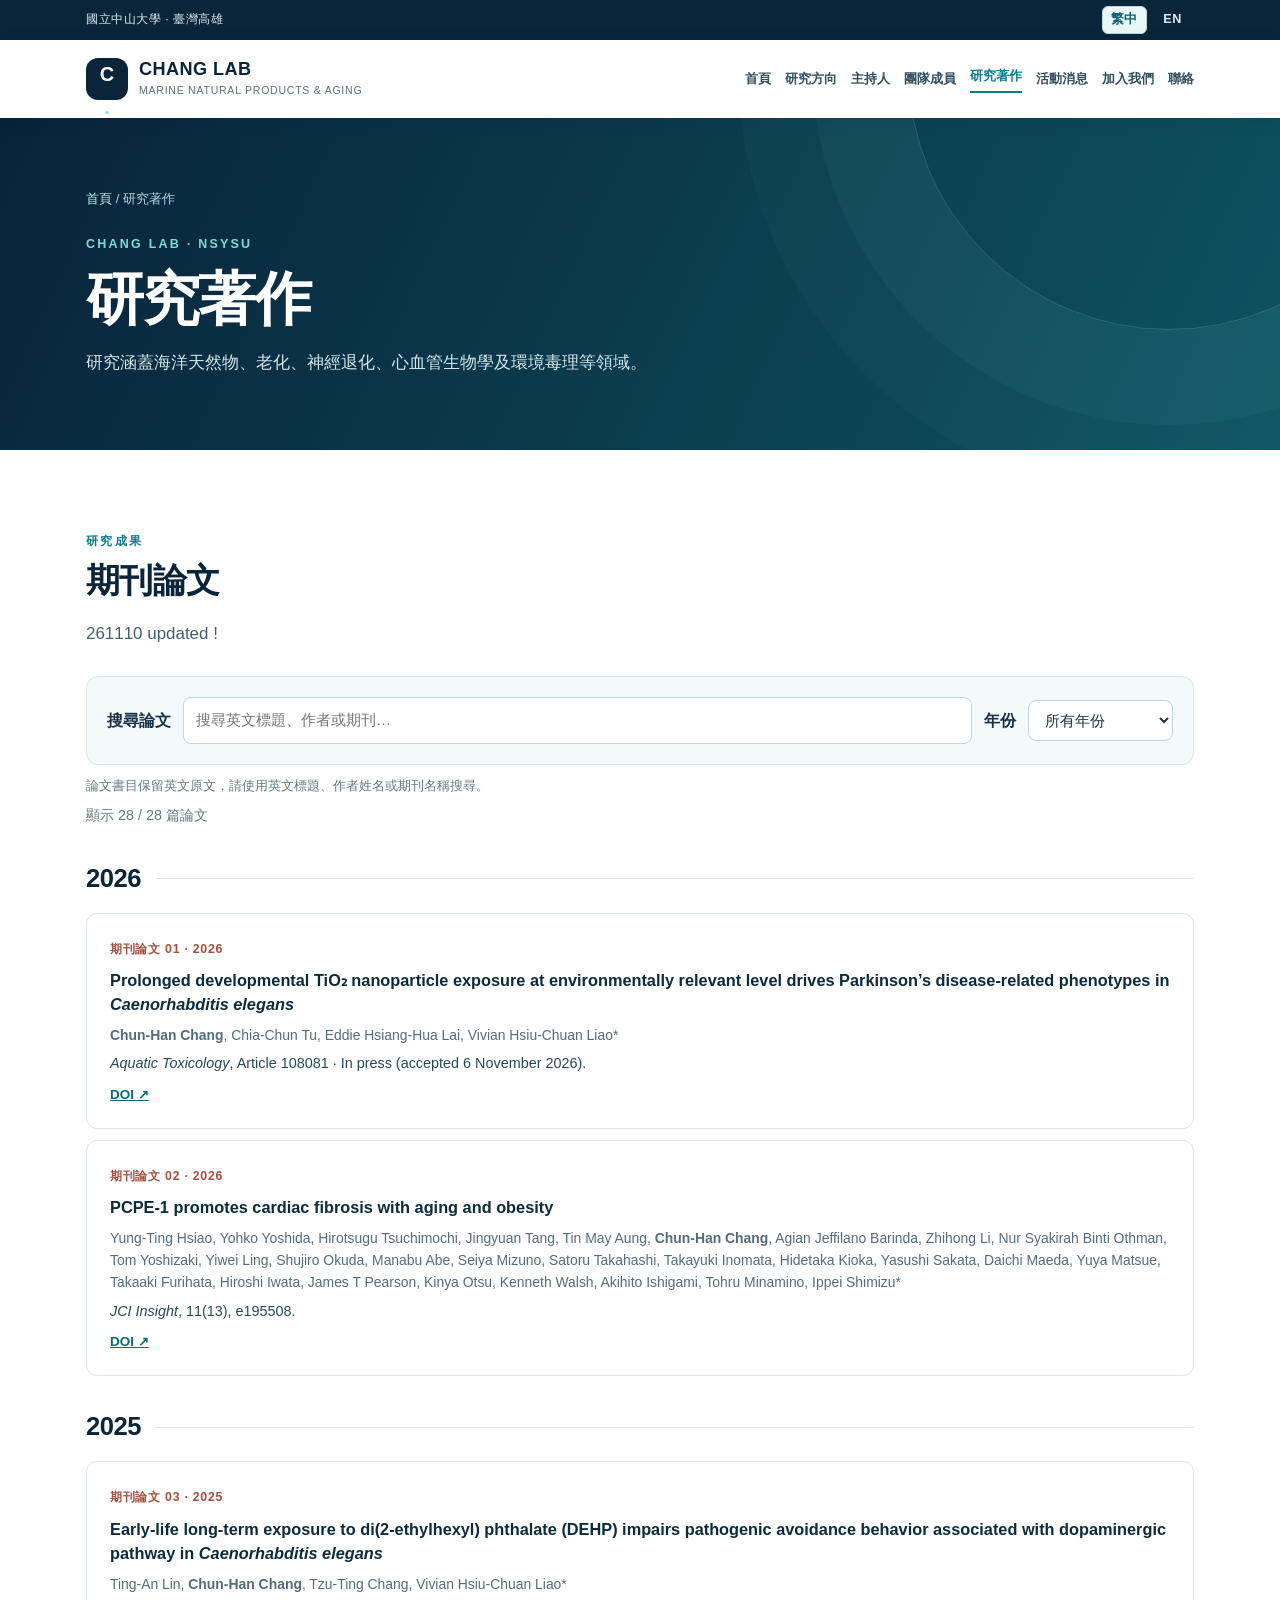
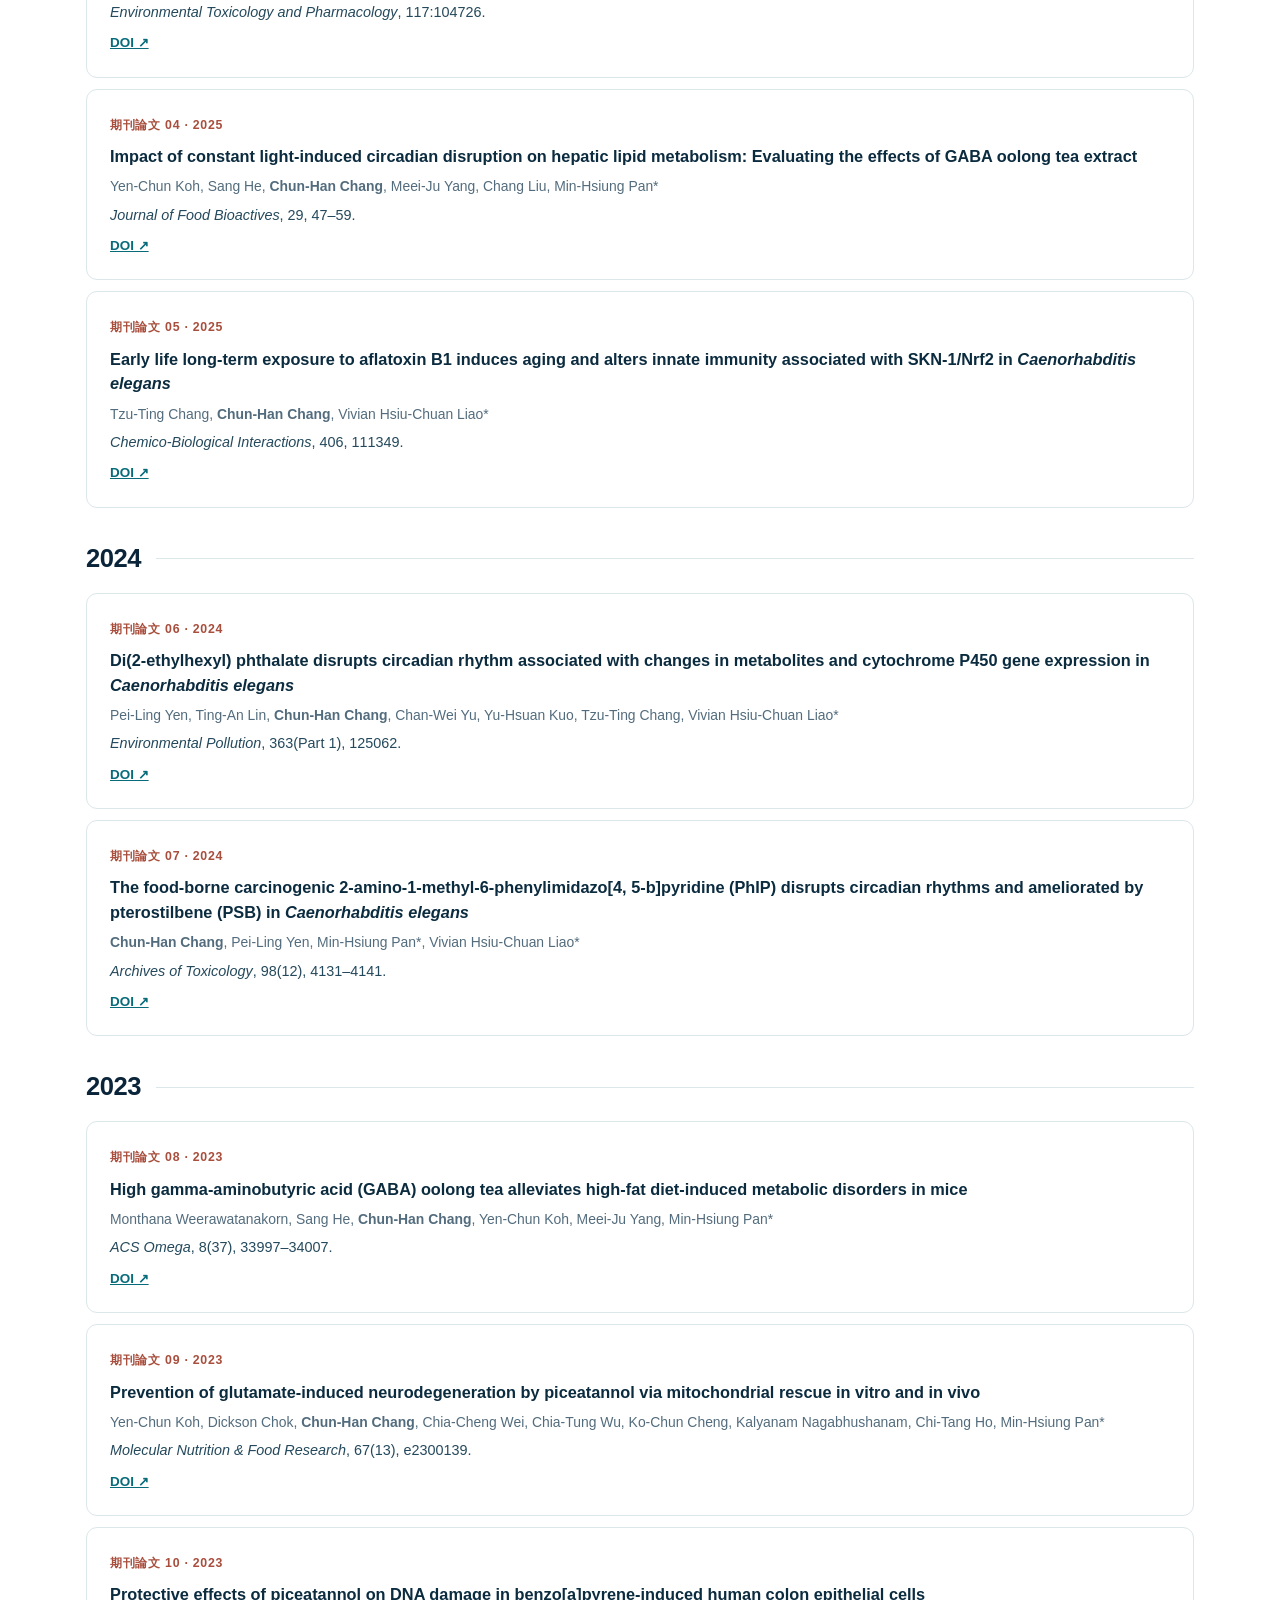
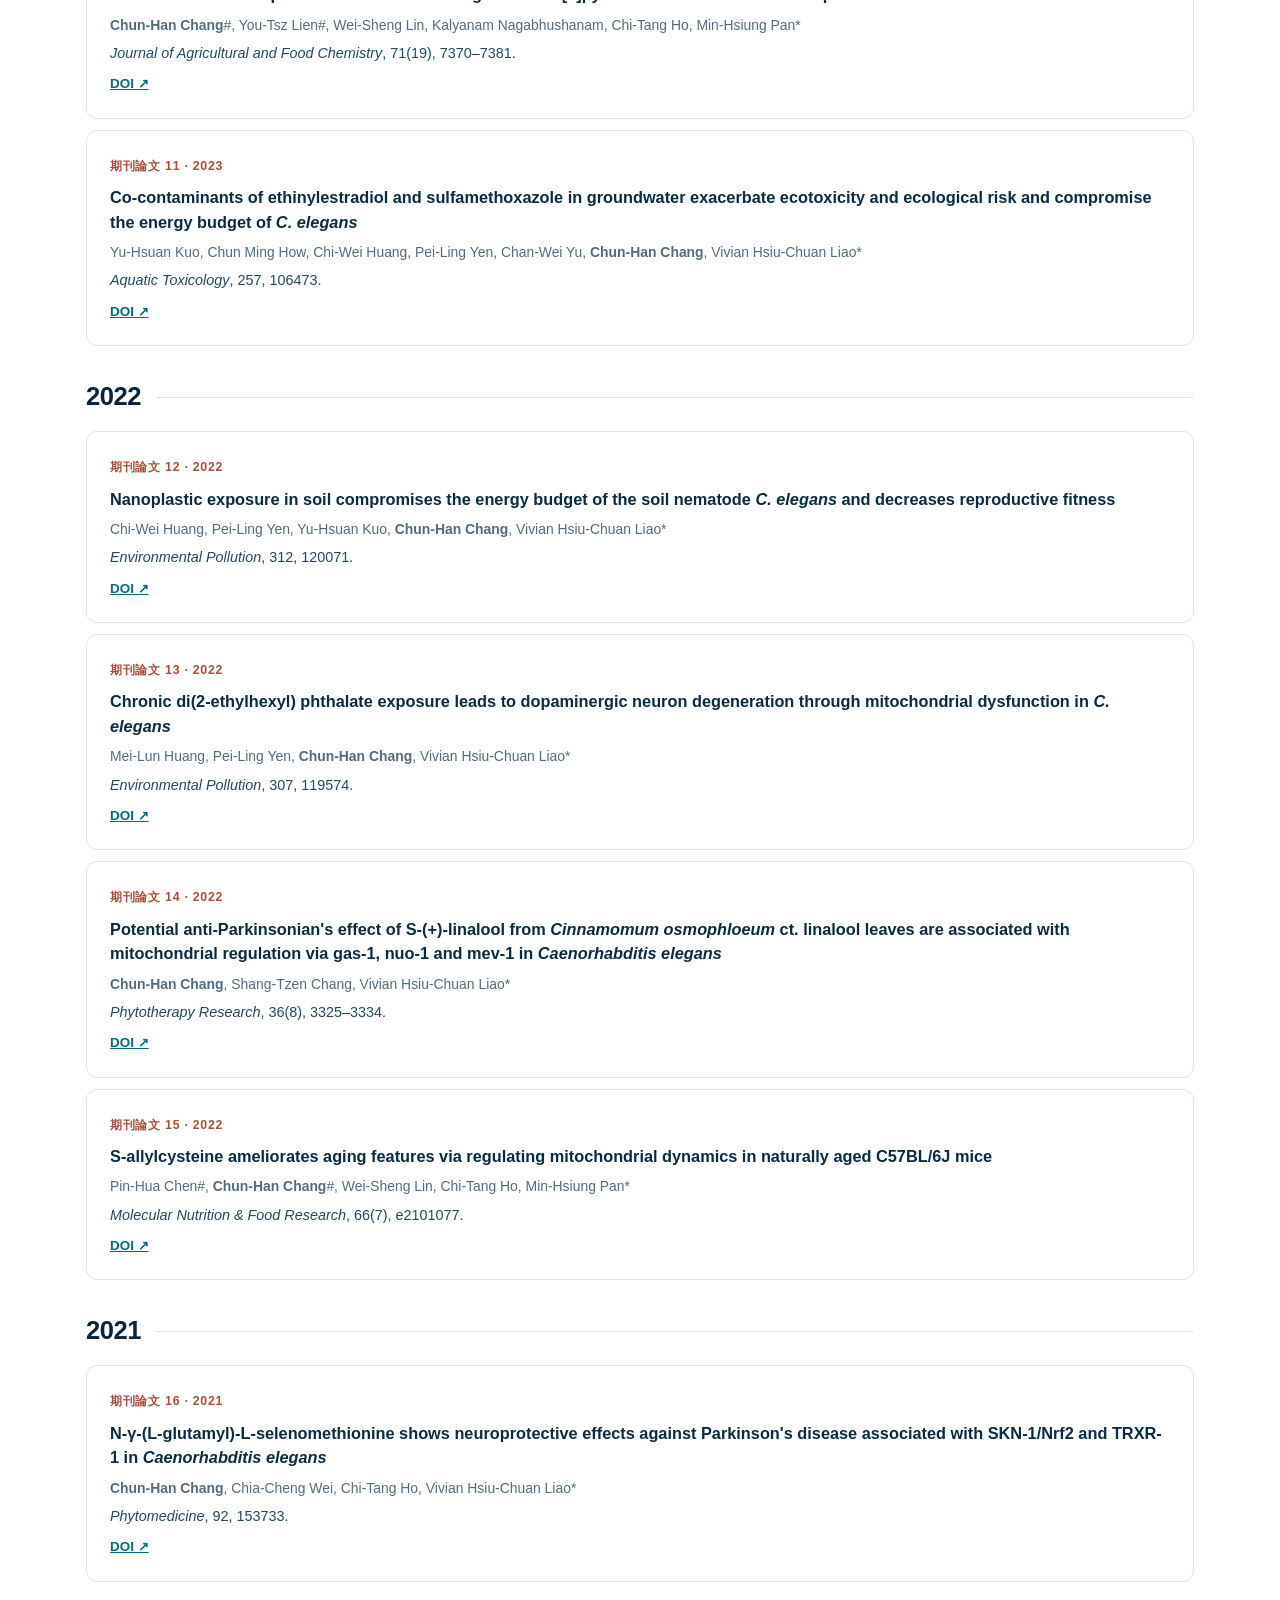
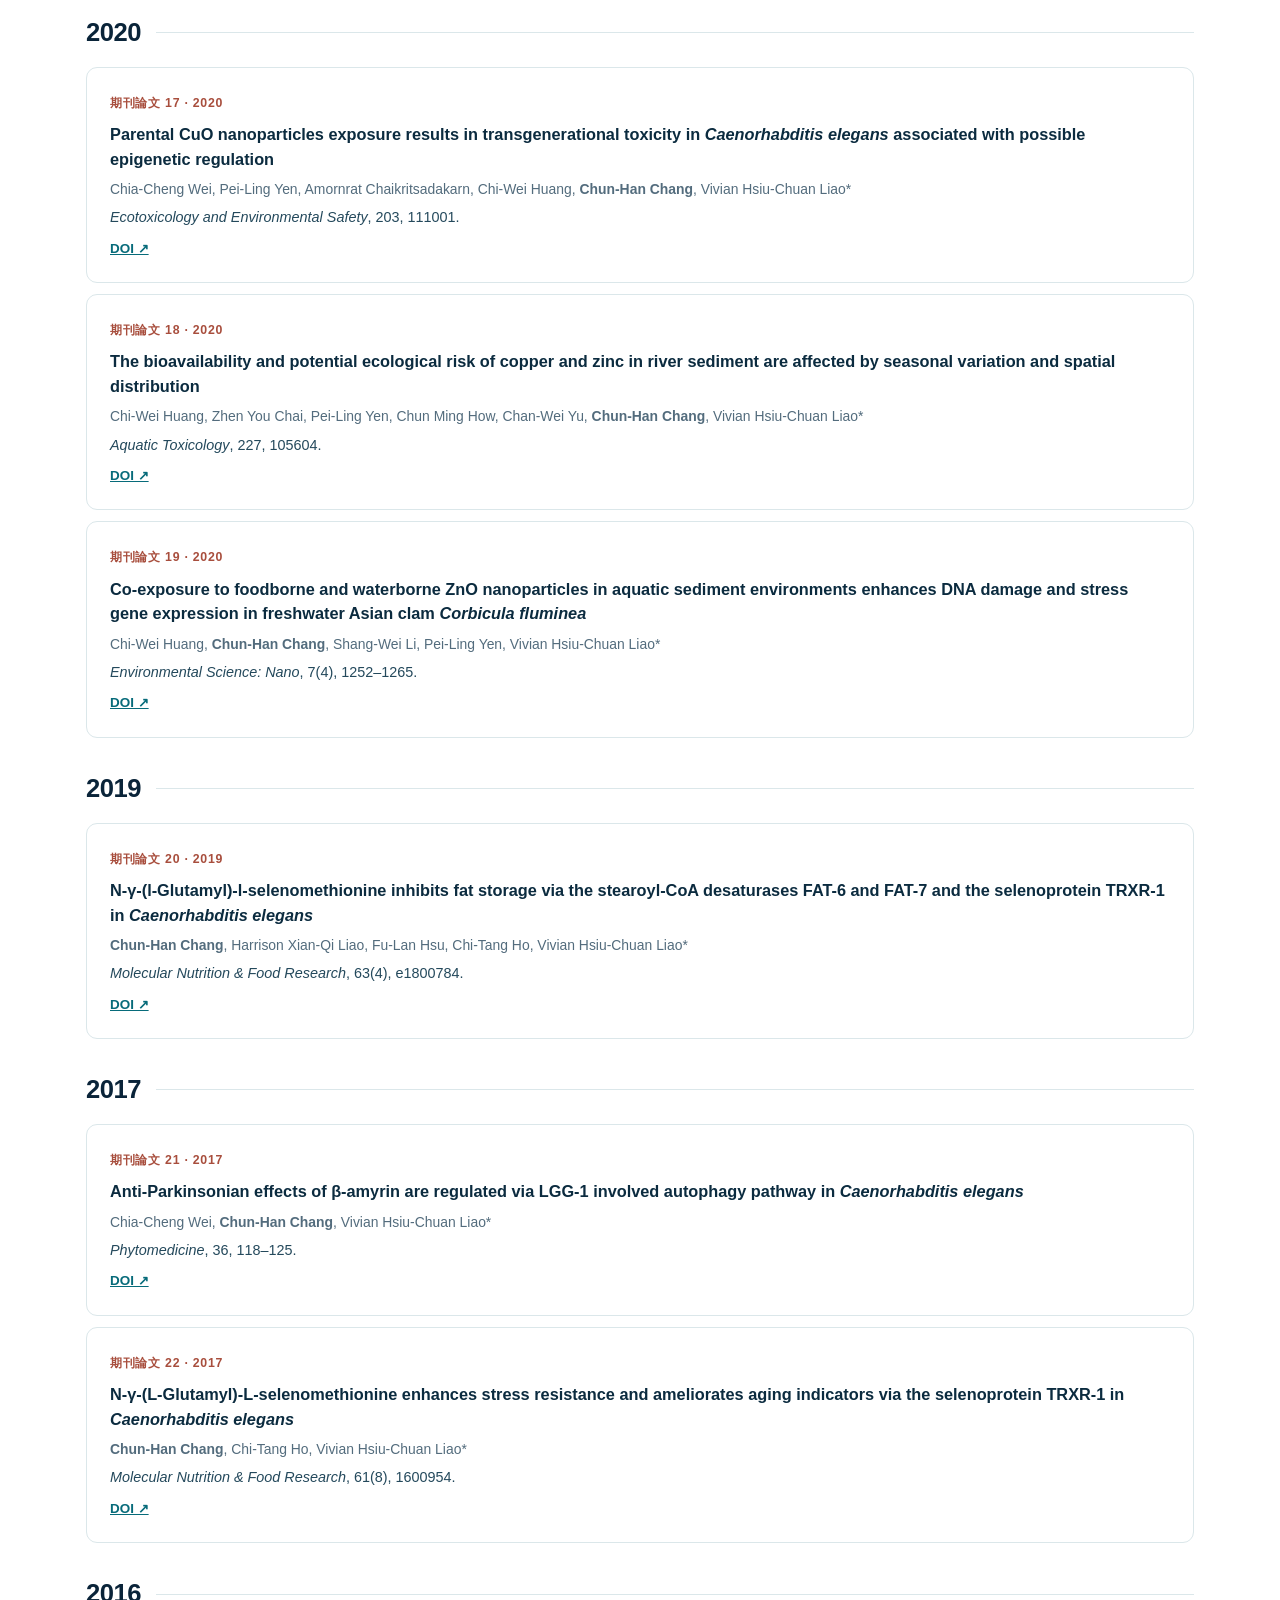
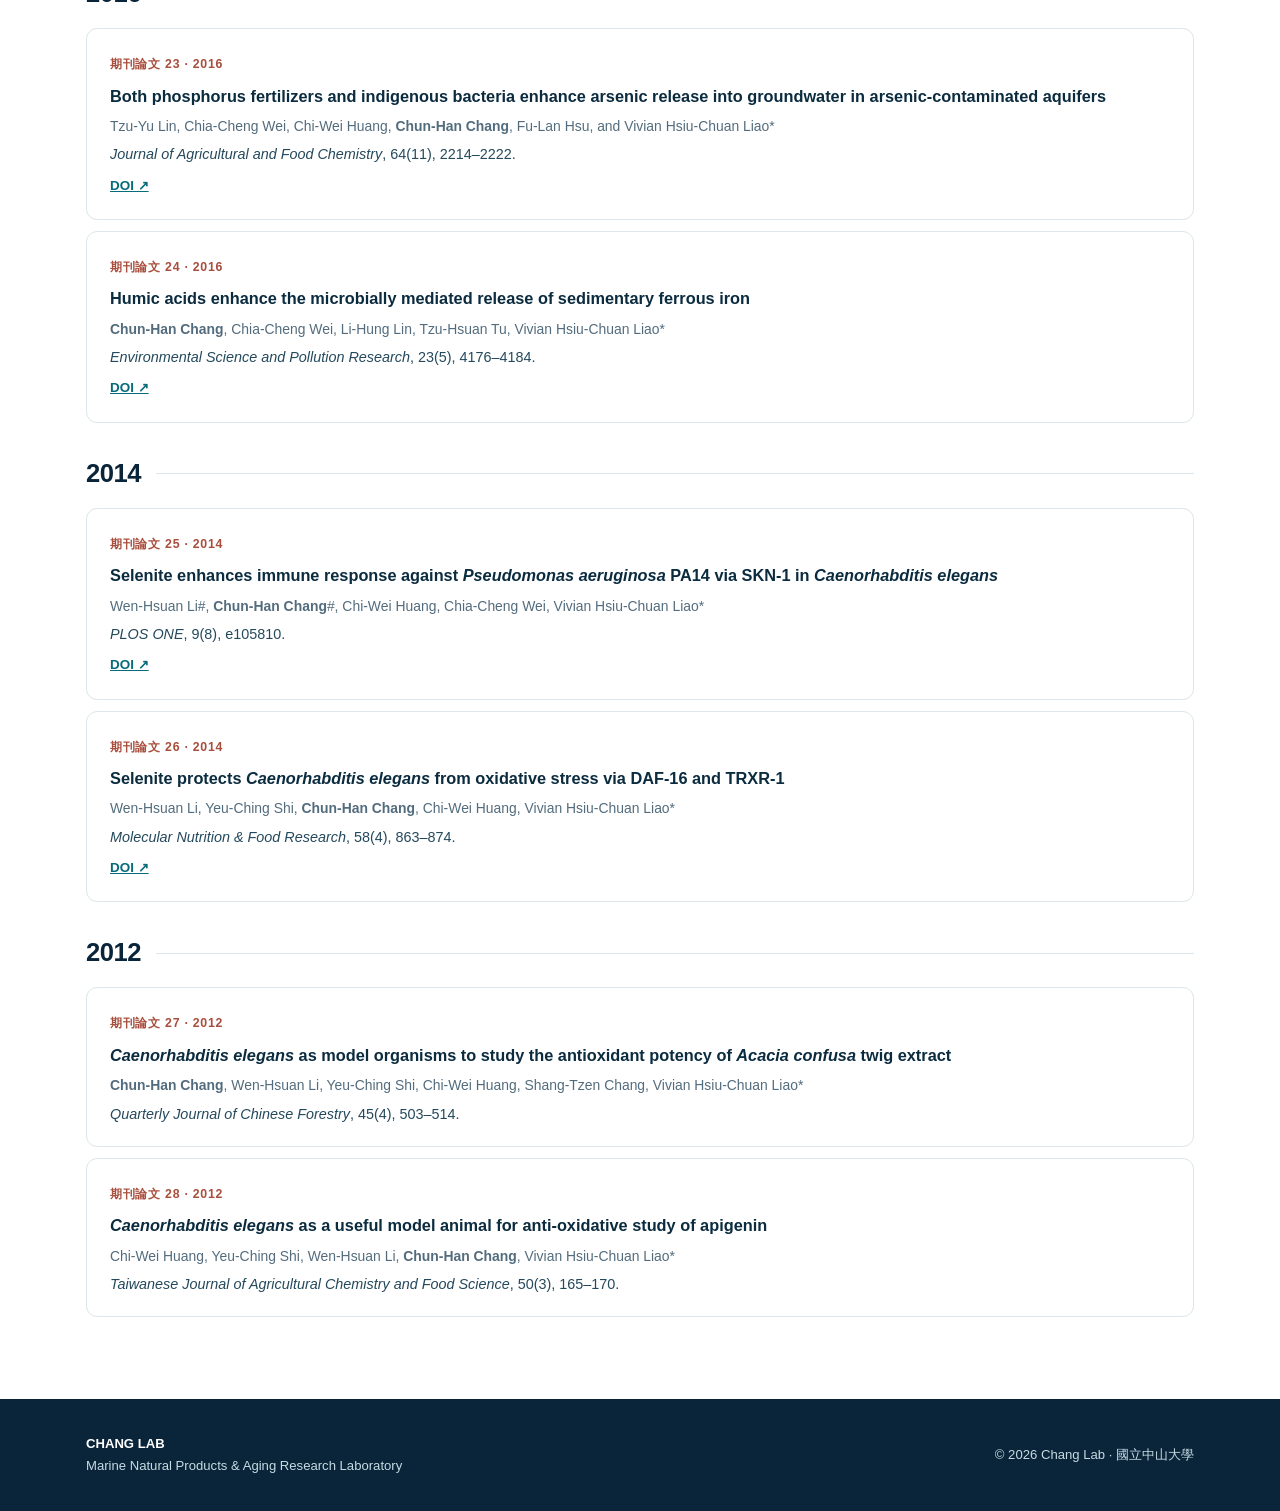
<file: publications.html>
<!DOCTYPE html>
<html lang="en"><head><meta charset="utf-8"/><meta content="width=device-width,initial-scale=1" name="viewport"/><meta content="#0a2439" name="theme-color"/><meta content="Peer-reviewed research publications of Chun-Han Chang and collaborators." name="description"/><meta content="Publications | Chang Lab NSYSU" property="og:title"/><meta content="Peer-reviewed research publications of Chun-Han Chang and collaborators." property="og:description"/><title>Publications | Chang Lab · NSYSU</title><style>
    :root { --navy:#0a2439; --ink:#193248; --muted:#586e7e; --teal:#087d8c; --teal-dark:#075d6a; --light:#f3f8f9; --paper:#fff; --stroke:#dbe7ea; --accent:#d65742; --max:1120px; }
    * { box-sizing:border-box; }
    html { scroll-behavior:smooth; scroll-padding-top:80px; }
    body { margin:0; font-family: -apple-system,BlinkMacSystemFont,"Segoe UI",Arial,"Noto Sans TC",sans-serif; line-height:1.65; color:var(--ink); background:#fff; }
    a { color:inherit; }
    a:focus-visible, button:focus-visible { outline:3px solid #e69d55; outline-offset:3px; }
    .container { max-width:var(--max); padding:0 26px; margin:0 auto; }
    .topline { background:var(--navy); color:#d8eef3; font-size:.76rem; letter-spacing:.045em; }
    .topline .container { display:flex; justify-content:flex-end; align-items:center; min-height:32px; }
    .topline a { color:#d8eef3; text-decoration:none; }
    header { background:rgba(255,255,255,.97); position:sticky; top:0; z-index:10; box-shadow:0 3px 18px rgba(7,29,43,.07); }
    .nav { display:flex; align-items:center; justify-content:space-between; gap:18px; min-height:78px; }
    .brand { display:flex; gap:11px; align-items:center; text-decoration:none; min-width:0; }
    .brand-logo { width:42px; height:42px; border-radius:12px; background:var(--navy); display:grid; place-items:center; color:#fff; font-weight:800; font-size:20px; flex-shrink:0; }
    .brand-name { font-weight:800; letter-spacing:.025em; color:var(--navy); font-size:1.13rem; white-space:nowrap; line-height:1.15; }
    .brand-sub { font-size:.66rem; color:var(--muted); letter-spacing:.07em; text-transform:uppercase; margin-top:2px; }
    .navlinks { display:flex; align-items:center; gap:21px; }
    .navlinks a { text-decoration:none; font-size:.85rem; font-weight:650; color:#2f4e61; white-space:nowrap; }
    .navlinks a:hover { color:var(--teal); }
    .menu-btn { display:none; border:1px solid var(--stroke); background:#fff; border-radius:9px; padding:8px 12px; color:var(--ink); cursor:pointer; font-size:1rem; }
    .hero { min-height:500px; background:linear-gradient(116deg, #082339 0%, #103b51 55%, #0b5665 100%); overflow:hidden; color:#fff; position:relative; }
    .hero:before { content:""; position:absolute; width:650px; height:650px; border:1px solid rgba(173,232,223,.12); border-radius:50%; top:-300px; right:-130px; box-shadow:0 0 0 90px rgba(179,233,230,.035),0 0 0 180px rgba(179,233,230,.025); }
    .hero-inner { display:grid; grid-template-columns:1.08fr .92fr; gap:36px; align-items:center; min-height:500px; position:relative; }
    .eyebrow { color:#7bddd8; font-size:.78rem; letter-spacing:.18em; text-transform:uppercase; font-weight:700; }
    h1 { font-size:clamp(2.3rem,4.25vw,4rem); line-height:1.19; letter-spacing:-.035em; margin:15px 0 20px; font-weight:800; }
    .hero p { max-width:570px; font-size:1.04rem; color:#cee4e7; margin:0 0 28px; }
    .button { display:inline-flex; align-items:center; justify-content:center; gap:8px; text-decoration:none; background:#e8f8f6; color:#064756; border-radius:7px; padding:12px 20px; font-size:.91rem; font-weight:750; }
    .button:hover { background:#fff; }
    .button-outline { background:transparent; border:1px solid rgba(255,255,255,.47); color:#fff; margin-left:10px; }
    .button-outline:hover { background:rgba(255,255,255,.1); }
    .hero-art { max-width:460px; width:100%; justify-self:end; filter:drop-shadow(0 15px 30px rgba(0,0,0,.12)); }
    section { padding:82px 0; }
    section.alt { background:var(--light); }
    .section-top { display:flex; justify-content:space-between; align-items:end; gap:30px; margin-bottom:30px; }
    .kicker { font-size:.75rem; text-transform:uppercase; letter-spacing:.2em; color:var(--teal); font-weight:800; margin:0 0 7px; }
    h2 { font-size:clamp(1.85rem,2.65vw,2.55rem); color:var(--navy); margin:0; line-height:1.25; letter-spacing:-.02em; }
    .subhead { margin:10px 0 0; color:var(--muted); max-width:700px; font-size:.97rem; }
    .intro-grid { display:grid; grid-template-columns:1.1fr .9fr; gap:56px; align-items:center; }
    .intro-grid p { color:#476072; margin:19px 0; }
    .pill-row { display:flex; flex-wrap:wrap; gap:9px; margin-top:25px; }
    .pill { background:#e9f5f5; border:1px solid #d0e6e7; color:#076677; padding:6px 12px; border-radius:30px; font-size:.79rem; font-weight:700; }
    .panel { border-radius:16px; border:1px solid #cfdee2; background:linear-gradient(145deg,#e7f3f4,#f9fcfc); padding:31px; }
    .panel-num { display:inline-block; color:var(--accent); font-size:3.15rem; font-weight:850; line-height:1; }
    .panel small { display:block; font-size:.8rem; color:var(--muted); margin-top:6px; }
    .panel hr { border:0; border-top:1px solid #d1e0e3; margin:24px 0; }
    .panel h3 { font-size:1.2rem; margin:0 0 7px; color:var(--navy); }
    .panel p { margin:0; font-size:.9rem; }
    .cards { display:grid; grid-template-columns:repeat(3,minmax(0,1fr)); gap:18px; }
    .card { background:#fff; border:1px solid var(--stroke); border-radius:12px; padding:26px; box-shadow:0 9px 26px rgba(9,52,66,.03); }
    .card-symbol { width:52px; height:52px; display:grid; place-items:center; background:#e6f4f4; border-radius:13px; color:var(--teal-dark); margin-bottom:22px; }
    .card h3 { margin:0 0 10px; font-size:1.14rem; color:var(--navy); line-height:1.35; }
    .card p { margin:0; color:var(--muted); font-size:.9rem; }
    .team { display:grid; grid-template-columns:260px 1fr; background:#fff; border:1px solid var(--stroke); border-radius:13px; overflow:hidden; }
    .portrait { min-height:258px; background:linear-gradient(145deg,#0c3448,#0d7480); display:flex; align-items:center; justify-content:center; color:#c3f0e7; position:relative; }
    .portrait svg { max-width:160px; width:70%; }
    .team-content { padding:30px; }
    .team-content h3 { margin:0 0 2px; color:var(--navy); font-size:1.5rem; }
    .team-content .role { color:var(--teal-dark); font-weight:700; font-size:.87rem; margin-bottom:12px; }
    .team-content p { color:var(--muted); font-size:.94rem; }
    .quiet { background:#fff; border:1px dashed #b8cdd1; border-radius:11px; padding:23px; color:var(--muted); }
    .quiet strong { color:var(--navy); }
    .split { display:grid; grid-template-columns:1fr 1fr; gap:20px; }
    .textlink { color:var(--teal-dark); font-weight:700; text-decoration:underline; text-underline-offset:4px; }
    .textlink:hover { color:var(--accent); }
    .contact-grid { display:grid; grid-template-columns:1.1fr .9fr; gap:30px; }
    .contact-info { border-top:1px solid var(--stroke); padding:15px 0; }
    .contact-info strong { display:block; font-size:.8rem; text-transform:uppercase; letter-spacing:.07em; color:var(--teal-dark); }
    .contact-info span { display:block; color:#445f70; margin-top:3px; }
    footer { background:var(--navy); color:#c6dce4; padding:34px 0; font-size:.82rem; }
    footer .container { display:flex; align-items:center; justify-content:space-between; gap:15px; }
    footer b { color:#fff; }
    @media(max-width:980px) { .navlinks { gap:12px; } .navlinks a { font-size:.77rem; } .hero-inner { grid-template-columns:1.2fr .8fr; } }
    @media(max-width:780px) {
      .nav { min-height:69px; } .menu-btn { display:block; }
      .navlinks { display:none; position:absolute; top:100%; left:0; right:0; padding:18px 26px 22px; background:#fff; border-top:1px solid var(--stroke); box-shadow:0 15px 25px rgba(8,28,40,.09); flex-direction:column; align-items:flex-start; gap:15px; }
      .navlinks.open { display:flex; }
      .navlinks a { font-size:.96rem; }
      .hero-inner { grid-template-columns:1fr; min-height:0; padding-top:67px; padding-bottom:60px; }
      .hero-art { max-width:300px; justify-self:center; margin-top:0; }
      .cards, .intro-grid, .contact-grid, .split { grid-template-columns:1fr; }
      .intro-grid { gap:28px; } .cards { gap:13px; }
      .team { grid-template-columns:1fr; } .portrait { min-height:190px; }
      section { padding:62px 0; } .section-top { display:block; }
    }
    @media(max-width:460px) { .container { padding:0 18px; } .brand-sub { font-size:.57rem; } .brand-name { font-size:1rem; } .button-outline { margin-left:0; margin-top:10px; } .hero-actions .button { display:flex; width:100%; } footer .container { display:block; } }
  

    .research-hero { background:linear-gradient(114deg,#082339,#0d5361); color:white; padding:78px 0 72px; position:relative; overflow:hidden; }
    .research-hero:after { content:""; border:1px solid rgba(190,246,236,.18); border-radius:50%; width:540px; height:540px; position:absolute; right:-110px; top:-290px; box-shadow:0 0 0 85px rgba(190,246,236,.035),0 0 0 165px rgba(190,246,236,.025); pointer-events:none; }
    .research-hero .container { position:relative; z-index:1; }
    .research-hero h1 { font-size:clamp(2.5rem,4.8vw,4.2rem); max-width:950px; margin:14px 0 18px; }
    .research-hero p { color:#d1e7eb; max-width:770px; font-size:1.05rem; margin:0; }
    .breadcrumb { font-size:.82rem; color:#b7d8e0; }
    .breadcrumb a { text-decoration:none; color:#c1f3e9; }
    .eyebrow-dark { color:#077987; letter-spacing:.15em; font-size:.78rem; font-weight:800; text-transform:uppercase; margin:0 0 8px; }
    .research-overview { display:grid; grid-template-columns:1.1fr .9fr; gap:55px; align-items:center; }
    .research-overview p { color:#486375; }
    .stat-grid { display:grid; grid-template-columns:1fr 1fr; gap:12px; }
    .stat { border:1px solid var(--stroke); border-radius:13px; background:var(--light); padding:22px; }
    .stat strong { display:block; color:#d65742; font-size:2.5rem; line-height:1; }
    .stat span { display:block; color:#476072; margin-top:12px; font-size:.85rem; }
    .research-unit { display:grid; grid-template-columns:260px 1fr; gap:48px; align-items:start; }
    .research-unit .visual { border:1px solid #cde4e7; background:linear-gradient(145deg,#e7f7f5,#d5e9ee); min-height:260px; border-radius:20px; display:flex; align-items:center; justify-content:center; position:relative; overflow:hidden; }
    .research-unit .visual svg { width:78%; max-width:215px; height:auto; }
    .unit-num { font-size:.78rem; letter-spacing:.2em; text-transform:uppercase; font-weight:800; color:#087d8c; margin:0 0 8px; }
    .research-unit h2 { margin-bottom:18px; }
    .research-unit p { color:#476072; font-size:.98rem; }
    .tags { display:flex; gap:8px; flex-wrap:wrap; margin:23px 0 0; }
    .tags span { background:#e8f5f5; color:#076677; border-radius:24px; padding:6px 12px; font-size:.8rem; font-weight:650; }
    .method-box { margin-top:24px; border-left:3px solid var(--accent); background:#f5fafa; padding:17px 22px; font-size:.92rem; color:#476072; }
    .method-box b { color:var(--navy); }
    .workflow { display:grid; grid-template-columns:repeat(4,minmax(0,1fr)); gap:13px; margin-top:35px; }
    .workflow-item { border:1px solid var(--stroke); border-radius:13px; padding:22px; background:white; min-width:0; }
    .workflow-item .n { color:#c44e3e; font-weight:850; letter-spacing:.08em; font-size:.82rem; }
    .workflow-item h3 { color:var(--navy); margin:9px 0 8px; line-height:1.35; font-size:1.07rem; }
    .workflow-item p { font-size:.88rem; color:#526a77; margin:0; }
    .resource-note { color:var(--muted); font-size:.85rem; margin-top:23px; }
    .cta { display:flex; align-items:center; justify-content:space-between; gap:20px; border-radius:17px; background:linear-gradient(120deg,#0b3145,#0d5262); padding:40px; color:white; }
    .cta h2 { color:white; }
    .cta p { margin:12px 0 0; color:#c9e5e7; }
    .cta a { background:#e8f8f6; color:#064756; white-space:nowrap; }
    @media(max-width:850px){ .research-unit { grid-template-columns:210px 1fr; gap:25px; } .workflow { grid-template-columns:repeat(2,minmax(0,1fr)); } }
    @media(max-width:700px){ .research-overview, .research-unit { grid-template-columns:1fr; } .research-unit .visual { min-height:195px; } .research-unit .visual svg { max-width:160px; } .research-hero { padding:55px 0; } .cta { display:block; padding:28px; } .cta a { margin-top:21px; } }
    @media(max-width:460px){ .workflow { grid-template-columns:1fr; } .stat-grid { grid-template-columns:1fr 1fr; } .stat { padding:17px; } .stat strong { font-size:2rem; } }


  /* Members-page layout: uses the existing Chang Lab design tokens */
  .people-hero { background:linear-gradient(114deg,#082339,#0d5361); color:white; padding:76px 0 74px; position:relative; overflow:hidden; }
  .people-hero:after { content:""; position:absolute; right:-95px; top:-290px; width:530px; height:530px; border:1px solid rgba(190,246,236,.18); border-radius:50%; box-shadow:0 0 0 85px rgba(190,246,236,.035),0 0 0 165px rgba(190,246,236,.025); pointer-events:none; }
  .people-hero .container { position:relative; z-index:1; }
  .people-hero h1 { font-size:clamp(2.5rem,4.8vw,4.2rem); line-height:1.2; margin:14px 0 18px; }
  .people-hero p { color:#d1e7eb; max-width:790px; font-size:1.05rem; margin:0; }
  .member-kicker { margin:0 0 9px; color:var(--teal); font-weight:800; font-size:.77rem; letter-spacing:.18em; text-transform:uppercase; }
  .member-intro { margin-bottom:30px; }
  .member-intro h2 { margin:0 0 9px; }
  .member-intro p:last-child { color:var(--muted); margin:0; }
  .pi-card { display:grid; grid-template-columns:minmax(220px,300px) minmax(0,1fr); border:1px solid var(--stroke); border-radius:19px; overflow:hidden; background:#fff; box-shadow:0 10px 36px rgba(9,43,58,.045); }
  .pi-art { background:linear-gradient(145deg,#dff2f2,#d3e7ef); min-height:370px; padding:28px; display:flex; flex-direction:column; align-items:center; justify-content:center; gap:19px; border-right:1px solid #d5e5e9; }
  .portrait-ring { width:min(74%,220px); aspect-ratio:1; border-radius:50%; background:linear-gradient(160deg,#0a3a4d,#0e6370); display:grid; place-items:center; position:relative; box-shadow:0 0 0 9px rgba(255,255,255,.48); color:#d4fffa; font-weight:800; font-size:clamp(3.5rem,7vw,5.2rem); letter-spacing:-.065em; }
  .portrait-ring:before { content:""; position:absolute; width:76%; height:76%; border:1px solid rgba(195,242,240,.2); border-radius:50%; }
  .pi-art small { color:#456c78; font-size:.78rem; text-align:center; }
  .pi-details { padding:35px 39px; }
  .pi-role { font-size:.8rem; font-weight:800; color:var(--teal); letter-spacing:.11em; text-transform:uppercase; }
  .pi-details h3 { font-size:clamp(1.8rem,2.5vw,2.5rem); line-height:1.16; color:var(--navy); margin:10px 0 7px; }
  .pi-sub { margin:0 0 19px; color:#547084; font-size:1.01rem; }
  .pi-details p:not(.pi-sub) { color:#466172; margin:0 0 16px; }
  .tag-row { display:flex; flex-wrap:wrap; gap:8px; margin:19px 0 24px; }
  .tag-row span { background:#eaf6f5; border:1px solid #cde6e6; border-radius:24px; padding:5px 11px; color:#076577; font-size:.79rem; font-weight:680; }
  .pi-links { display:flex; gap:11px; flex-wrap:wrap; margin-top:23px; }
  .pi-links a { display:inline-flex; align-items:center; gap:7px; border-radius:8px; padding:9px 13px; font-size:.88rem; font-weight:750; text-decoration:none; background:#0b4f5e; color:#fff; }
  .pi-links a.secondary { color:#07576a; border:1px solid #bfdde1; background:#f2fafa; }
  .student-grid { display:grid; grid-template-columns:repeat(2,minmax(0,1fr)); gap:20px; }
  .people-placeholder { border:1px solid var(--stroke); background:#fff; border-radius:16px; padding:28px; min-height:220px; display:flex; flex-direction:column; align-items:flex-start; }
  .people-placeholder .symbol { width:45px; height:45px; border-radius:13px; display:grid; place-items:center; background:#e8f5f5; color:#087180; font-weight:850; font-size:1.25rem; }
  .people-placeholder h3 { margin:21px 0 7px; color:var(--navy); font-size:1.25rem; line-height:1.3; }
  .people-placeholder p { color:#567081; font-size:.94rem; margin:0; }
  .notice { color:#526b7a; font-size:.9rem; margin:21px 0 0; }
  .alumni-panel { display:flex; justify-content:space-between; gap:30px; align-items:center; border-radius:14px; padding:29px 32px; background:#eef6f7; border:1px solid #d2e4e7; }
  .alumni-panel h3 { margin:0 0 5px; color:var(--navy); font-size:1.28rem; }
  .alumni-panel p { margin:0; font-size:.94rem; color:#526f80; }
  .alumni-panel .alumni-icon { font-size:2.7rem; font-weight:900; color:var(--accent); line-height:1; }
  .join-cta { display:flex; align-items:center; justify-content:space-between; gap:24px; border-radius:17px; background:linear-gradient(115deg,#0b3145,#0d5262); padding:36px 40px; color:white; }
  .join-cta h2 { color:#fff; font-size:1.7rem; }
  .join-cta p { color:#c9e5e7; margin:11px 0 0; }
  .join-cta a { display:inline-block; background:#e8f8f6; color:#064756; text-decoration:none; font-weight:750; border-radius:7px; padding:11px 16px; white-space:nowrap; }
  @media(max-width:800px) {
    .pi-card { grid-template-columns:240px minmax(0,1fr); }
    .pi-art { min-height:300px; }
    .pi-details { padding:28px; }
  }
  @media(max-width:670px) {
    .people-hero { padding:55px 0 58px; }
    .pi-card { grid-template-columns:1fr; }
    .pi-art { min-height:230px; border-right:0; border-bottom:1px solid #d5e5e9; }
    .portrait-ring { width:145px; font-size:3.5rem; }
    .pi-details { padding:26px; }
    .student-grid { grid-template-columns:1fr; }
    .alumni-panel { padding:23px; }
    .join-cta { display:block; padding:28px; }
    .join-cta a { margin-top:20px; }
  }


/* Unified navigation & post-CV content */
.navlinks { gap:14px; }
.navlinks a {font-size:.80rem;}
.navlinks a[aria-current="page"] {color:var(--teal);border-bottom:2px solid var(--teal);padding-bottom:5px;}
.skip-link {position:absolute;left:-9999px;top:7px;z-index:50;background:#fff;color:#0a2439;padding:8px 15px;}
.skip-link:focus {left:12px;}
:root { --max:1160px; }
.page-hero { background:linear-gradient(115deg,#082339,#0d5361);color:#fff;padding:70px 0 74px;position:relative;overflow:hidden; }
.page-hero:after { content:"";position:absolute;border:1px solid rgba(206,250,245,.17);height:520px;width:520px;border-radius:50%;right:-150px;top:-310px;box-shadow:0 0 0 95px rgba(170,234,239,.035),0 0 0 170px rgba(170,234,239,.025);pointer-events:none; }
.page-hero .container {position:relative;z-index:1;}
.page-hero h1 {margin:11px 0 15px;font-size:clamp(2.5rem,4.5vw,4.1rem);}
.page-hero p {max-width:850px;color:#d2e8eb;font-size:1.04rem;margin:0;}
.lead {font-size:1.06rem;line-height:1.83;max-width:840px;color:#425f70;}
.stack {display:grid;gap:16px;}
.blocktitle {font-size:1.4rem;margin:0 0 14px;color:var(--navy);}
.info-grid {display:grid;grid-template-columns:repeat(3,minmax(0,1fr));gap:17px;}
.info-grid.two {grid-template-columns:repeat(2,minmax(0,1fr));}
.info-card {padding:24px;background:#fff;border:1px solid var(--stroke);border-radius:14px;}
.info-card h3 {margin:0 0 8px;font-size:1.05rem;color:var(--navy);}
.info-card p {margin:0;color:#536c78;font-size:.92rem;}
.info-card .date {font-weight:800;color:#a84c3b;font-size:.77rem;letter-spacing:.06em;text-transform:uppercase;margin:0 0 8px;}
.layout-side {display:grid;grid-template-columns:minmax(0,2fr) minmax(260px,1fr);gap:48px;align-items:start;}
.list-clean {list-style:none;padding:0;margin:0;}
.list-clean li {padding:13px 0;border-bottom:1px solid var(--stroke);}
.inline-link {color:#06717f;font-weight:730;text-decoration:underline;text-underline-offset:3px;}
.inline-link:hover {color:#d65742;}
.timeline {border-left:2px solid #c6dfe1;padding-left:23px;display:grid;gap:25px;}
.timeline-item {position:relative;}
.timeline-item:before {content:"";position:absolute;left:-32px;top:7px;width:14px;height:14px;background:#0b8390;border-radius:50%;border:3px solid #fff;box-shadow:0 0 0 1px #8bc7ce;}
.timeline-item time {display:block;color:#b04e3d;font-size:.82rem;font-weight:800;}
.timeline-item h3 {font-size:1.1rem;line-height:1.42;margin:3px 0;color:var(--navy);}
.timeline-item p {margin:4px 0;color:#516b7c;font-size:.93rem;}
.mini-note {padding:18px 20px;border:1px solid #cfe4e7;background:#f1f8f9;border-radius:12px;color:#496575;font-size:.91rem;}
.site-button {display:inline-flex;align-items:center;gap:8px;text-decoration:none;border:1px solid #0b6574;border-radius:8px;padding:10px 15px;font-weight:800;font-size:.9rem;background:#0b6574;color:white;}
.site-button:hover{background:#064654;color:white;}
.site-button.ghost {background:#fff;color:#0b6574;}
.year-head {display:flex;align-items:center;gap:15px;margin:35px 0 18px;}
.year-head h2 {font-size:1.6rem;margin:0;}
.year-head:after {content:"";display:block;flex:1;border-top:1px solid var(--stroke);}
.pub-list {display:grid;gap:11px;}
.pub-item {border:1px solid var(--stroke);background:white;border-radius:11px;padding:21px 23px;}
.pub-item .pub-id {color:#a84e3d;font-size:.77rem;font-weight:800;letter-spacing:.06em;}
.pub-item h3 {font-size:1.02rem;line-height:1.5;margin:7px 0;color:#0b2b3f;}
.pub-item .authors {font-size:.87rem;color:#536c7d;line-height:1.6;margin:0 0 6px;}
.pub-item .journal {font-size:.9rem;color:#24495c;line-height:1.55;margin:0;}
.pub-item .pub-link {font-size:.84rem;display:inline-block;color:#076b7a;font-weight:750;margin-top:9px;}
.pub-count {color:#5d7884;font-size:.9rem;margin:7px 0 0;}
.filter-bar {display:flex;gap:12px;align-items:center;flex-wrap:wrap;padding:20px;background:#f4fafb;border-radius:12px;border:1px solid #d5e8ea;margin-top:27px;}
.filter-bar input,.filter-bar select {border:1px solid #bfd6db;padding:10px 12px;border-radius:8px;background:#fff;font:inherit;font-size:.94rem;color:var(--ink);}
.filter-bar input{flex:1;min-width:230px;}
.filter-bar select{min-width:145px;}
.statline {display:flex;gap:16px;flex-wrap:wrap;margin-top:16px;color:#d7e9ed;font-size:.88rem;}
.statline span{padding:6px 12px;border:1px solid rgba(198,235,233,.25);border-radius:20px;}
.news-story {border-bottom:1px solid var(--stroke);padding:26px 0;}
.news-story:first-child {padding-top:4px;}
.news-story .date{font-size:.83rem;font-weight:800;color:#a84e3d;letter-spacing:.04em;}
.news-story h2{font-size:1.5rem;margin:7px 0 10px;}
.news-story p{color:#506a7b;max-width:790px;}
.poster-list{display:grid;gap:12px;margin-top:19px;}
.poster-entry{padding:15px 18px;background:#f4f9fa;border:1px solid var(--stroke);border-radius:10px;}
.poster-entry strong{color:var(--navy);font-size:.94rem;}
.poster-entry p{margin:5px 0 0;font-size:.84rem;}
.address-panel{background:linear-gradient(130deg,#e4f3f4,#f7fcfc);border:1px solid #d1e4e8;border-radius:16px;padding:28px;}
.address-panel a {color:#075e70;}
.form-note{font-size:.89rem;color:#5e7785;}
.join-step{display:grid;grid-template-columns:45px 1fr;gap:15px;align-items:start;padding:18px 0;border-top:1px solid var(--stroke);}
.join-step .num{width:37px;height:37px;background:#e2f3f3;color:#077887;display:grid;place-items:center;font-weight:800;border-radius:50%;}
.join-step h3{font-size:1.05rem;margin:2px 0 5px;color:var(--navy);}
.join-step p{margin:0;color:#526e7d;font-size:.94rem;}
@media(max-width:1050px) { .navlinks{gap:10px}.navlinks a{font-size:.73rem;} }
@media(max-width:950px) { .menu-btn{display:block;} .navlinks{display:none;position:absolute;top:100%;left:0;right:0;padding:18px 26px 22px;background:#fff;border-top:1px solid var(--stroke);box-shadow:0 15px 25px rgba(8,28,40,.09);flex-direction:column;align-items:flex-start;gap:15px;} .navlinks.open{display:flex;} .navlinks a{font-size:.96rem;} }
@media(max-width:780px) {.info-grid,.info-grid.two,.layout-side{grid-template-columns:1fr;} .page-hero{padding:54px 0;} .info-grid{gap:12px;}}
@media(max-width:460px){.filter-bar input,.filter-bar select{width:100%;min-width:0;} .pub-item{padding:17px;} }
</style><link rel="stylesheet" href="assets/site-i18n.css"/>
<script src="assets/site-i18n.js" defer></script>
</head><body><a class="skip-link" href="#main">Skip to content</a>
<div class="topline"><div class="container"><a href="https://www.nsysu.edu.tw/" rel="noopener noreferrer" target="_blank">National Sun Yat-sen University · Kaohsiung, Taiwan</a></div></div>
<header><div class="container nav"><a aria-label="Chang Lab Home" class="brand" href="index.html"><div class="brand-logo">C<span style="color:#88dfd8">.</span></div><div><div class="brand-name">CHANG LAB</div><div class="brand-sub">Marine Natural Products &amp; Aging</div></div></a><button aria-controls="navLinks" aria-expanded="false" class="menu-btn" id="menuButton" type="button">☰ Menu</button><nav aria-label="Main navigation" class="navlinks" id="navLinks"><a href="index.html">Home</a><a href="research.html">Research</a><a href="pi.html">PI</a><a href="members.html">Members</a><a aria-current="page" href="publications.html">Publications</a><a href="news.html">News</a><a href="join.html">Join Us</a><a href="contact.html">Contact</a></nav></div></header><main id="main"><div class="page-hero"><div class="container"><div class="breadcrumb"><a href="index.html">Home</a> / Publications</div><div class="eyebrow" style="margin-top:24px">CHANG LAB · NSYSU</div><h1>Publications</h1><p>Peer-reviewed research spanning marine bioactives, aging, neurodegeneration, cardiovascular biology, and environmental toxicology.</p></div></div><section><div class="container"><p class="kicker">RESEARCH OUTPUT</p><h2>Peer-reviewed publications</h2><p class="lead" lang="en">261110 updated !</p><div class="filter-bar"><label for="pubQuery" style="font-weight:700">Search papers</label><input aria-label="Search publications" id="pubQuery" placeholder="Search title, author, journal..." type="search"/><label for="pubYear" style="font-weight:700">Year</label><select aria-label="Filter by publication year" id="pubYear"><option value="all">All years</option><option value="2026">2026</option><option value="2025">2025</option><option value="2024">2024</option><option value="2023">2023</option><option value="2022">2022</option><option value="2021">2021</option><option value="2020">2020</option><option value="2019">2019</option><option value="2017">2017</option><option value="2016">2016</option><option value="2014">2014</option><option value="2012">2012</option></select></div><p class="pub-search-help" id="pubSearchHelp" style="font-size:.82rem;color:#617b88;margin:10px 0 0;">論文書目保留英文原文，請使用英文標題、作者姓名或期刊名稱搜尋。</p><p class="pub-count" id="pubCount" role="status">Showing 28 publications</p><div class="pub-year" data-group="2026"><div class="year-head"><h2>2026</h2></div><div class="pub-list"><article class="pub-item" data-search="prolonged developmental tio₂ nanoparticle exposure at environmentally relevant level drives parkinson’s disease-related phenotypes in caenorhabditis elegans aquatic toxicology chun-han chang, chia-chun tu, eddie hsiang-hua lai, vivian hsiu-chuan liao*" data-year="2026" id="pub-1"><span class="pub-id">PUBLICATION 01 · 2026</span><h3>Prolonged developmental TiO₂ nanoparticle exposure at environmentally relevant level drives Parkinson’s disease-related phenotypes in <em>Caenorhabditis elegans</em></h3><p class="authors"><strong>Chun-Han Chang</strong>, Chia-Chun Tu, Eddie Hsiang-Hua Lai, Vivian Hsiu-Chuan Liao*</p><p class="journal"><em>Aquatic Toxicology</em>, Article 108081 · In press (accepted 6 November 2026).</p><a class="pub-link" href="https://doi.org/10.1016/j.aquatox.2026.108081" rel="noopener noreferrer" target="_blank">DOI ↗</a></article><article class="pub-item" data-search="pcpe-1 promotes cardiac fibrosis with aging and obesity jci insight yung-ting hsiao, yohko yoshida, hirotsugu tsuchimochi, jingyuan tang, tin may aung, chun-han chang, agian jeffilano barinda, zhihong li, nur syakirah binti othman, tom yoshizaki, yiwei ling, shujiro okuda, manabu abe, seiya mizuno, satoru takahashi, takayuki inomata, hidetaka kioka, yasushi sakata, daichi maeda, yuya matsue, takaaki furihata, hiroshi iwata, james t pearson, kinya otsu, kenneth walsh, akihito ishigami, tohru minamino, ippei shimizu*" data-year="2026" id="pub-2"><span class="pub-id">PUBLICATION 02 · 2026</span><h3>PCPE-1 promotes cardiac fibrosis with aging and obesity</h3><p class="authors">Yung-Ting Hsiao, Yohko Yoshida, Hirotsugu Tsuchimochi, Jingyuan Tang, Tin May Aung, <strong>Chun-Han Chang</strong>, Agian Jeffilano Barinda, Zhihong Li, Nur Syakirah Binti Othman, Tom Yoshizaki, Yiwei Ling, Shujiro Okuda, Manabu Abe, Seiya Mizuno, Satoru Takahashi, Takayuki Inomata, Hidetaka Kioka, Yasushi Sakata, Daichi Maeda, Yuya Matsue, Takaaki Furihata, Hiroshi Iwata, James T Pearson, Kinya Otsu, Kenneth Walsh, Akihito Ishigami, Tohru Minamino, Ippei Shimizu*</p><p class="journal"><em>JCI Insight</em>, 11(13), e195508.</p><a class="pub-link" href="https://doi.org/10.1172/jci.insight.195508" target="_blank" rel="noopener noreferrer" aria-label="Open DOI for publication 2: 10.1172/jci.insight.195508">DOI ↗</a></article></div></div><div class="pub-year" data-group="2025"><div class="year-head"><h2>2025</h2></div><div class="pub-list"><article class="pub-item" data-search="early-life long-term exposure to di(2-ethylhexyl) phthalate (dehp) impairs pathogenic avoidance behavior associated with dopaminergic pathway in caenorhabditis elegans environmental toxicology and pharmacology ting-an lin, chun-han chang, tzu-ting chang, vivian hsiu-chuan liao*" data-year="2025" id="pub-3"><span class="pub-id">PUBLICATION 03 · 2025</span><h3>Early-life long-term exposure to di(2-ethylhexyl) phthalate (DEHP) impairs pathogenic avoidance behavior associated with dopaminergic pathway in <em>Caenorhabditis elegans</em></h3><p class="authors">Ting-An Lin, <strong>Chun-Han Chang</strong>, Tzu-Ting Chang, Vivian Hsiu-Chuan Liao*</p><p class="journal"><em>Environmental Toxicology and Pharmacology</em>, 117:104726.</p><a class="pub-link" href="https://doi.org/10.1016/j.etap.2025.104726" target="_blank" rel="noopener noreferrer" aria-label="Open DOI for publication 3: 10.1016/j.etap.2025.104726">DOI ↗</a></article><article class="pub-item" data-search="impact of constant light-induced circadian disruption on hepatic lipid metabolism: evaluating the effects of gaba oolong tea extract journal of food bioactives yen-chun koh, sang he, chun-han chang, meei-ju yang, chang liu, min-hsiung pan*" data-year="2025" id="pub-4"><span class="pub-id">PUBLICATION 04 · 2025</span><h3>Impact of constant light-induced circadian disruption on hepatic lipid metabolism: Evaluating the effects of GABA oolong tea extract</h3><p class="authors">Yen-Chun Koh, Sang He, <strong>Chun-Han Chang</strong>, Meei-Ju Yang, Chang Liu, Min-Hsiung Pan*</p><p class="journal"><em>Journal of Food Bioactives</em>, 29, 47–59.</p><a class="pub-link" href="https://doi.org/10.26599/JFB.2025.95029403" target="_blank" rel="noopener noreferrer" aria-label="Open DOI for publication 4: 10.26599/JFB.2025.95029403">DOI ↗</a></article><article class="pub-item" data-search="early life long-term exposure to aflatoxin b1 induces aging and alters innate immunity associated with skn-1/nrf2 in caenorhabditis elegans chemico-biological interactions tzu-ting chang, chun-han chang, vivian hsiu-chuan liao*" data-year="2025" id="pub-5"><span class="pub-id">PUBLICATION 05 · 2025</span><h3>Early life long-term exposure to aflatoxin B1 induces aging and alters innate immunity associated with SKN-1/Nrf2 in <em>Caenorhabditis elegans</em></h3><p class="authors">Tzu-Ting Chang, <strong>Chun-Han Chang</strong>, Vivian Hsiu-Chuan Liao*</p><p class="journal"><em>Chemico-Biological Interactions</em>, 406, 111349.</p><a class="pub-link" href="https://doi.org/10.1016/j.cbi.2024.111349" target="_blank" rel="noopener noreferrer" aria-label="Open DOI for publication 5: 10.1016/j.cbi.2024.111349">DOI ↗</a></article></div></div><div class="pub-year" data-group="2024"><div class="year-head"><h2>2024</h2></div><div class="pub-list"><article class="pub-item" data-search="di(2-ethylhexyl) phthalate disrupts circadian rhythm associated with changes in metabolites and cytochrome p450 gene expression in caenorhabditis elegans environmental pollution pei-ling yen, ting-an lin, chun-han chang, chan-wei yu, yu-hsuan kuo, tzu-ting chang, vivian hsiu-chuan liao*" data-year="2024" id="pub-6"><span class="pub-id">PUBLICATION 06 · 2024</span><h3>Di(2-ethylhexyl) phthalate disrupts circadian rhythm associated with changes in metabolites and cytochrome P450 gene expression in <em>Caenorhabditis elegans</em></h3><p class="authors">Pei-Ling Yen, Ting-An Lin, <strong>Chun-Han Chang</strong>, Chan-Wei Yu, Yu-Hsuan Kuo, Tzu-Ting Chang, Vivian Hsiu-Chuan Liao*</p><p class="journal"><em>Environmental Pollution</em>, 363(Part 1), 125062.</p><a class="pub-link" href="https://doi.org/10.1016/j.envpol.2024.125062" target="_blank" rel="noopener noreferrer" aria-label="Open DOI for publication 6: 10.1016/j.envpol.2024.125062">DOI ↗</a></article><article class="pub-item" data-search="the food-borne carcinogenic 2-amino-1-methyl-6-phenylimidazo[4, 5-b]pyridine (phip) disrupts circadian rhythms and ameliorated by pterostilbene (psb) in caenorhabditis elegans archives of toxicology chun-han chang, pei-ling yen, min-hsiung pan*, vivian hsiu-chuan liao*" data-year="2024" id="pub-7"><span class="pub-id">PUBLICATION 07 · 2024</span><h3>The food-borne carcinogenic 2-amino-1-methyl-6-phenylimidazo[4, 5-b]pyridine (PhIP) disrupts circadian rhythms and ameliorated by pterostilbene (PSB) in <em>Caenorhabditis elegans</em></h3><p class="authors"><strong>Chun-Han Chang</strong>, Pei-Ling Yen, Min-Hsiung Pan*, Vivian Hsiu-Chuan Liao*</p><p class="journal"><em>Archives of Toxicology</em>, 98(12), 4131–4141.</p><a class="pub-link" href="https://doi.org/10.1007/s00204-024-03857-5" target="_blank" rel="noopener noreferrer" aria-label="Open DOI for publication 7: 10.1007/s00204-024-03857-5">DOI ↗</a></article></div></div><div class="pub-year" data-group="2023"><div class="year-head"><h2>2023</h2></div><div class="pub-list"><article class="pub-item" data-search="high gamma-aminobutyric acid (gaba) oolong tea alleviates high-fat diet-induced metabolic disorders in mice acs omega monthana weerawatanakorn, sang he, chun-han chang, yen-chun koh, meei-ju yang, min-hsiung pan*" data-year="2023" id="pub-8"><span class="pub-id">PUBLICATION 08 · 2023</span><h3>High gamma-aminobutyric acid (GABA) oolong tea alleviates high-fat diet-induced metabolic disorders in mice</h3><p class="authors">Monthana Weerawatanakorn, Sang He, <strong>Chun-Han Chang</strong>, Yen-Chun Koh, Meei-Ju Yang, Min-Hsiung Pan*</p><p class="journal"><em>ACS Omega</em>, 8(37), 33997–34007.</p><a class="pub-link" href="https://doi.org/10.1021/acsomega.3c04874" target="_blank" rel="noopener noreferrer" aria-label="Open DOI for publication 8: 10.1021/acsomega.3c04874">DOI ↗</a></article><article class="pub-item" data-search="prevention of glutamate-induced neurodegeneration by piceatannol via mitochondrial rescue in vitro and in vivo molecular nutrition &amp; food research yen-chun koh, dickson chok, chun-han chang, chia-cheng wei, chia-tung wu, ko-chun cheng, kalyanam nagabhushanam, chi-tang ho, min-hsiung pan*" data-year="2023" id="pub-9"><span class="pub-id">PUBLICATION 09 · 2023</span><h3>Prevention of glutamate-induced neurodegeneration by piceatannol via mitochondrial rescue in vitro and in vivo</h3><p class="authors">Yen-Chun Koh, Dickson Chok, <strong>Chun-Han Chang</strong>, Chia-Cheng Wei, Chia-Tung Wu, Ko-Chun Cheng, Kalyanam Nagabhushanam, Chi-Tang Ho, Min-Hsiung Pan*</p><p class="journal"><em>Molecular Nutrition &amp; Food Research</em>, 67(13), e2300139.</p><a class="pub-link" href="https://doi.org/10.1002/mnfr.202300139" target="_blank" rel="noopener noreferrer" aria-label="Open DOI for publication 9: 10.1002/mnfr.202300139">DOI ↗</a></article><article class="pub-item" data-search="protective effects of piceatannol on dna damage in benzo[a]pyrene-induced human colon epithelial cells journal of agricultural and food chemistry chun-han chang#, you-tsz lien#, wei-sheng lin, kalyanam nagabhushanam, chi-tang ho, min-hsiung pan*" data-year="2023" id="pub-10"><span class="pub-id">PUBLICATION 10 · 2023</span><h3>Protective effects of piceatannol on DNA damage in benzo[a]pyrene-induced human colon epithelial cells</h3><p class="authors"><strong>Chun-Han Chang</strong>#, You-Tsz Lien#, Wei-Sheng Lin, Kalyanam Nagabhushanam, Chi-Tang Ho, Min-Hsiung Pan*</p><p class="journal"><em>Journal of Agricultural and Food Chemistry</em>, 71(19), 7370–7381.</p><a class="pub-link" href="https://doi.org/10.1021/acs.jafc.3c00874" target="_blank" rel="noopener noreferrer" aria-label="Open DOI for publication 10: 10.1021/acs.jafc.3c00874">DOI ↗</a></article><article class="pub-item" data-search="co-contaminants of ethinylestradiol and sulfamethoxazole in groundwater exacerbate ecotoxicity and ecological risk and compromise the energy budget of c. elegans aquatic toxicology yu-hsuan kuo, chun ming how, chi-wei huang, pei-ling yen, chan-wei yu, chun-han chang, vivian hsiu-chuan liao*" data-year="2023" id="pub-11"><span class="pub-id">PUBLICATION 11 · 2023</span><h3>Co-contaminants of ethinylestradiol and sulfamethoxazole in groundwater exacerbate ecotoxicity and ecological risk and compromise the energy budget of <em>C. elegans</em></h3><p class="authors">Yu-Hsuan Kuo, Chun Ming How, Chi-Wei Huang, Pei-Ling Yen, Chan-Wei Yu, <strong>Chun-Han Chang</strong>, Vivian Hsiu-Chuan Liao*</p><p class="journal"><em>Aquatic Toxicology</em>, 257, 106473.</p><a class="pub-link" href="https://doi.org/10.1016/j.aquatox.2023.106473" target="_blank" rel="noopener noreferrer" aria-label="Open DOI for publication 11: 10.1016/j.aquatox.2023.106473">DOI ↗</a></article></div></div><div class="pub-year" data-group="2022"><div class="year-head"><h2>2022</h2></div><div class="pub-list"><article class="pub-item" data-search="nanoplastic exposure in soil compromises the energy budget of the soil nematode c. elegans and decreases reproductive fitness environmental pollution chi-wei huang, pei-ling yen, yu-hsuan kuo, chun-han chang, vivian hsiu-chuan liao*" data-year="2022" id="pub-12"><span class="pub-id">PUBLICATION 12 · 2022</span><h3>Nanoplastic exposure in soil compromises the energy budget of the soil nematode <em>C. elegans</em> and decreases reproductive fitness</h3><p class="authors">Chi-Wei Huang, Pei-Ling Yen, Yu-Hsuan Kuo, <strong>Chun-Han Chang</strong>, Vivian Hsiu-Chuan Liao*</p><p class="journal"><em>Environmental Pollution</em>, 312, 120071.</p><a class="pub-link" href="https://doi.org/10.1016/j.envpol.2022.120071" target="_blank" rel="noopener noreferrer" aria-label="Open DOI for publication 12: 10.1016/j.envpol.2022.120071">DOI ↗</a></article><article class="pub-item" data-search="chronic di(2-ethylhexyl) phthalate exposure leads to dopaminergic neuron degeneration through mitochondrial dysfunction in c. elegans environmental pollution mei-lun huang, pei-ling yen, chun-han chang, vivian hsiu-chuan liao*" data-year="2022" id="pub-13"><span class="pub-id">PUBLICATION 13 · 2022</span><h3>Chronic di(2-ethylhexyl) phthalate exposure leads to dopaminergic neuron degeneration through mitochondrial dysfunction in <em>C. elegans</em></h3><p class="authors">Mei-Lun Huang, Pei-Ling Yen, <strong>Chun-Han Chang</strong>, Vivian Hsiu-Chuan Liao*</p><p class="journal"><em>Environmental Pollution</em>, 307, 119574.</p><a class="pub-link" href="https://doi.org/10.1016/j.envpol.2022.119574" target="_blank" rel="noopener noreferrer" aria-label="Open DOI for publication 13: 10.1016/j.envpol.2022.119574">DOI ↗</a></article><article class="pub-item" data-search="potential anti-parkinsonian's effect of s-(+)-linalool from cinnamomum osmophloeum ct. linalool leaves are associated with mitochondrial regulation via gas-1, nuo-1 and mev-1 in caenorhabditis elegans phytotherapy research chun-han chang, shang-tzen chang, vivian hsiu-chuan liao*" data-year="2022" id="pub-14"><span class="pub-id">PUBLICATION 14 · 2022</span><h3>Potential anti-Parkinsonian's effect of S-(+)-linalool from <em>Cinnamomum osmophloeum</em> ct. linalool leaves are associated with mitochondrial regulation via gas-1, nuo-1 and mev-1 in <em>Caenorhabditis elegans</em></h3><p class="authors"><strong>Chun-Han Chang</strong>, Shang-Tzen Chang, Vivian Hsiu-Chuan Liao*</p><p class="journal"><em>Phytotherapy Research</em>, 36(8), 3325–3334.</p><a class="pub-link" href="https://doi.org/10.1002/ptr.7516" target="_blank" rel="noopener noreferrer" aria-label="Open DOI for publication 14: 10.1002/ptr.7516">DOI ↗</a></article><article class="pub-item" data-search="s-allylcysteine ameliorates aging features via regulating mitochondrial dynamics in naturally aged c57bl/6j mice molecular nutrition &amp; food research pin-hua chen#, chun-han chang#, wei-sheng lin, chi-tang ho, min-hsiung pan*" data-year="2022" id="pub-15"><span class="pub-id">PUBLICATION 15 · 2022</span><h3>S-allylcysteine ameliorates aging features via regulating mitochondrial dynamics in naturally aged C57BL/6J mice</h3><p class="authors">Pin-Hua Chen#, <strong>Chun-Han Chang</strong>#, Wei-Sheng Lin, Chi-Tang Ho, Min-Hsiung Pan*</p><p class="journal"><em>Molecular Nutrition &amp; Food Research</em>, 66(7), e2101077.</p><a class="pub-link" href="https://doi.org/10.1002/mnfr.202101077" target="_blank" rel="noopener noreferrer" aria-label="Open DOI for publication 15: 10.1002/mnfr.202101077">DOI ↗</a></article></div></div><div class="pub-year" data-group="2021"><div class="year-head"><h2>2021</h2></div><div class="pub-list"><article class="pub-item" data-search="n-γ-(l-glutamyl)-l-selenomethionine shows neuroprotective effects against parkinson's disease associated with skn-1/nrf2 and trxr- 1 in caenorhabditis elegans phytomedicine chun-han chang, chia-cheng wei, chi-tang ho, vivian hsiu-chuan liao*" data-year="2021" id="pub-16"><span class="pub-id">PUBLICATION 16 · 2021</span><h3>N-γ-(L-glutamyl)-L-selenomethionine shows neuroprotective effects against Parkinson's disease associated with SKN-1/Nrf2 and TRXR- 1 in <em>Caenorhabditis elegans</em></h3><p class="authors"><strong>Chun-Han Chang</strong>, Chia-Cheng Wei, Chi-Tang Ho, Vivian Hsiu-Chuan Liao*</p><p class="journal"><em>Phytomedicine</em>, 92, 153733.</p><a class="pub-link" href="https://doi.org/10.1016/j.phymed.2021.153733" target="_blank" rel="noopener noreferrer" aria-label="Open DOI for publication 16: 10.1016/j.phymed.2021.153733">DOI ↗</a></article></div></div><div class="pub-year" data-group="2020"><div class="year-head"><h2>2020</h2></div><div class="pub-list"><article class="pub-item" data-search="parental cuo nanoparticles exposure results in transgenerational toxicity in caenorhabditis elegans associated with possible epigenetic regulation ecotoxicology and environmental safety chia-cheng wei, pei-ling yen, amornrat chaikritsadakarn, chi-wei huang, chun-han chang, vivian hsiu-chuan liao*" data-year="2020" id="pub-17"><span class="pub-id">PUBLICATION 17 · 2020</span><h3>Parental CuO nanoparticles exposure results in transgenerational toxicity in <em>Caenorhabditis elegans</em> associated with possible epigenetic regulation</h3><p class="authors">Chia-Cheng Wei, Pei-Ling Yen, Amornrat Chaikritsadakarn, Chi-Wei Huang, <strong>Chun-Han Chang</strong>, Vivian Hsiu-Chuan Liao*</p><p class="journal"><em>Ecotoxicology and Environmental Safety</em>, 203, 111001.</p><a class="pub-link" href="https://doi.org/10.1016/j.ecoenv.2020.111001" target="_blank" rel="noopener noreferrer" aria-label="Open DOI for publication 17: 10.1016/j.ecoenv.2020.111001">DOI ↗</a></article><article class="pub-item" data-search="the bioavailability and potential ecological risk of copper and zinc in river sediment are affected by seasonal variation and spatial distribution aquatic toxicology chi-wei huang, zhen you chai, pei-ling yen, chun ming how, chan-wei yu, chun-han chang, vivian hsiu-chuan liao*" data-year="2020" id="pub-18"><span class="pub-id">PUBLICATION 18 · 2020</span><h3>The bioavailability and potential ecological risk of copper and zinc in river sediment are affected by seasonal variation and spatial distribution</h3><p class="authors">Chi-Wei Huang, Zhen You Chai, Pei-Ling Yen, Chun Ming How, Chan-Wei Yu, <strong>Chun-Han Chang</strong>, Vivian Hsiu-Chuan Liao*</p><p class="journal"><em>Aquatic Toxicology</em>, 227, 105604.</p><a class="pub-link" href="https://doi.org/10.1016/j.aquatox.2020.105604" target="_blank" rel="noopener noreferrer" aria-label="Open DOI for publication 18: 10.1016/j.aquatox.2020.105604">DOI ↗</a></article><article class="pub-item" data-search="co-exposure to foodborne and waterborne zno nanoparticles in aquatic sediment environments enhances dna damage and stress gene expression in freshwater asian clam corbicula fluminea environmental science: nano chi-wei huang, chun-han chang, shang-wei li, pei-ling yen, vivian hsiu-chuan liao*" data-year="2020" id="pub-19"><span class="pub-id">PUBLICATION 19 · 2020</span><h3>Co-exposure to foodborne and waterborne ZnO nanoparticles in aquatic sediment environments enhances DNA damage and stress gene expression in freshwater Asian clam <em>Corbicula fluminea</em></h3><p class="authors">Chi-Wei Huang, <strong>Chun-Han Chang</strong>, Shang-Wei Li, Pei-Ling Yen, Vivian Hsiu-Chuan Liao*</p><p class="journal"><em>Environmental Science: Nano</em>, 7(4), 1252–1265.</p><a class="pub-link" href="https://doi.org/10.1039/C9EN01270B" target="_blank" rel="noopener noreferrer" aria-label="Open DOI for publication 19: 10.1039/C9EN01270B">DOI ↗</a></article></div></div><div class="pub-year" data-group="2019"><div class="year-head"><h2>2019</h2></div><div class="pub-list"><article class="pub-item" data-search="n-γ-(l-glutamyl)-l-selenomethionine inhibits fat storage via the stearoyl-coa desaturases fat-6 and fat-7 and the selenoprotein trxr-1 in caenorhabditis elegans molecular nutrition &amp; food research chun-han chang, harrison xian-qi liao, fu-lan hsu, chi-tang ho, vivian hsiu-chuan liao*" data-year="2019" id="pub-20"><span class="pub-id">PUBLICATION 20 · 2019</span><h3>N-γ-(l-Glutamyl)-l-selenomethionine inhibits fat storage via the stearoyl-CoA desaturases FAT-6 and FAT-7 and the selenoprotein TRXR-1 in <em>Caenorhabditis elegans</em></h3><p class="authors"><strong>Chun-Han Chang</strong>, Harrison Xian-Qi Liao, Fu-Lan Hsu, Chi-Tang Ho, Vivian Hsiu-Chuan Liao*</p><p class="journal"><em>Molecular Nutrition &amp; Food Research</em>, 63(4), e1800784.</p><a class="pub-link" href="https://doi.org/10.1002/mnfr.201800784" target="_blank" rel="noopener noreferrer" aria-label="Open DOI for publication 20: 10.1002/mnfr.201800784">DOI ↗</a></article></div></div><div class="pub-year" data-group="2017"><div class="year-head"><h2>2017</h2></div><div class="pub-list"><article class="pub-item" data-search="anti-parkinsonian effects of β-amyrin are regulated via lgg-1 involved autophagy pathway in caenorhabditis elegans phytomedicine chia-cheng wei, chun-han chang, vivian hsiu-chuan liao*" data-year="2017" id="pub-21"><span class="pub-id">PUBLICATION 21 · 2017</span><h3>Anti-Parkinsonian effects of β-amyrin are regulated via LGG-1 involved autophagy pathway in <em>Caenorhabditis elegans</em></h3><p class="authors">Chia-Cheng Wei, <strong>Chun-Han Chang</strong>, Vivian Hsiu-Chuan Liao*</p><p class="journal"><em>Phytomedicine</em>, 36, 118–125.</p><a class="pub-link" href="https://doi.org/10.1016/j.phymed.2017.09.002" target="_blank" rel="noopener noreferrer" aria-label="Open DOI for publication 21: 10.1016/j.phymed.2017.09.002">DOI ↗</a></article><article class="pub-item" data-search="n-γ-(l-glutamyl)-l-selenomethionine enhances stress resistance and ameliorates aging indicators via the selenoprotein trxr-1 in caenorhabditis elegans molecular nutrition &amp; food research chun-han chang, chi-tang ho, vivian hsiu-chuan liao*" data-year="2017" id="pub-22"><span class="pub-id">PUBLICATION 22 · 2017</span><h3>N-γ-(L-Glutamyl)-L-selenomethionine enhances stress resistance and ameliorates aging indicators via the selenoprotein TRXR-1 in <em>Caenorhabditis elegans</em></h3><p class="authors"><strong>Chun-Han Chang</strong>, Chi-Tang Ho, Vivian Hsiu-Chuan Liao*</p><p class="journal"><em>Molecular Nutrition &amp; Food Research</em>, 61(8), 1600954.</p><a class="pub-link" href="https://doi.org/10.1002/mnfr.201600954" target="_blank" rel="noopener noreferrer" aria-label="Open DOI for publication 22: 10.1002/mnfr.201600954">DOI ↗</a></article></div></div><div class="pub-year" data-group="2016"><div class="year-head"><h2>2016</h2></div><div class="pub-list"><article class="pub-item" data-search="both phosphorus fertilizers and indigenous bacteria enhance arsenic release into groundwater in arsenic-contaminated aquifers journal of agricultural and food chemistry tzu-yu lin, chia-cheng wei, chi-wei huang, chun-han chang, fu-lan hsu, and vivian hsiu-chuan liao*" data-year="2016" id="pub-23"><span class="pub-id">PUBLICATION 23 · 2016</span><h3>Both phosphorus fertilizers and indigenous bacteria enhance arsenic release into groundwater in arsenic-contaminated aquifers</h3><p class="authors">Tzu-Yu Lin, Chia-Cheng Wei, Chi-Wei Huang, <strong>Chun-Han Chang</strong>, Fu-Lan Hsu, and Vivian Hsiu-Chuan Liao*</p><p class="journal"><em>Journal of Agricultural and Food Chemistry</em>, 64(11), 2214–2222.</p><a class="pub-link" href="https://doi.org/10.1021/acs.jafc.6b00253" target="_blank" rel="noopener noreferrer" aria-label="Open DOI for publication 23: 10.1021/acs.jafc.6b00253">DOI ↗</a></article><article class="pub-item" data-search="humic acids enhance the microbially mediated release of sedimentary ferrous iron environmental science and pollution research chun-han chang, chia-cheng wei, li-hung lin, tzu-hsuan tu, vivian hsiu-chuan liao*" data-year="2016" id="pub-24"><span class="pub-id">PUBLICATION 24 · 2016</span><h3>Humic acids enhance the microbially mediated release of sedimentary ferrous iron</h3><p class="authors"><strong>Chun-Han Chang</strong>, Chia-Cheng Wei, Li-Hung Lin, Tzu-Hsuan Tu, Vivian Hsiu-Chuan Liao*</p><p class="journal"><em>Environmental Science and Pollution Research</em>, 23(5), 4176–4184.</p><a class="pub-link" href="https://doi.org/10.1007/s11356-015-4703-4" target="_blank" rel="noopener noreferrer" aria-label="Open DOI for publication 24: 10.1007/s11356-015-4703-4">DOI ↗</a></article></div></div><div class="pub-year" data-group="2014"><div class="year-head"><h2>2014</h2></div><div class="pub-list"><article class="pub-item" data-search="selenite enhances immune response against pseudomonas aeruginosa pa14 via skn-1 in caenorhabditis elegans plos one wen-hsuan li#, chun-han chang#, chi-wei huang, chia-cheng wei, vivian hsiu-chuan liao*" data-year="2014" id="pub-25"><span class="pub-id">PUBLICATION 25 · 2014</span><h3>Selenite enhances immune response against <em>Pseudomonas aeruginosa</em> PA14 via SKN-1 in <em>Caenorhabditis elegans</em></h3><p class="authors">Wen-Hsuan Li#, <strong>Chun-Han Chang</strong>#, Chi-Wei Huang, Chia-Cheng Wei, Vivian Hsiu-Chuan Liao*</p><p class="journal"><em>PLOS ONE</em>, 9(8), e105810.</p><a class="pub-link" href="https://doi.org/10.1371/journal.pone.0105810" target="_blank" rel="noopener noreferrer" aria-label="Open DOI for publication 25: 10.1371/journal.pone.0105810">DOI ↗</a></article><article class="pub-item" data-search="selenite protects caenorhabditis elegans from oxidative stress via daf-16 and trxr-1 molecular nutrition &amp; food research wen-hsuan li, yeu-ching shi, chun-han chang, chi-wei huang, vivian hsiu-chuan liao*" data-year="2014" id="pub-26"><span class="pub-id">PUBLICATION 26 · 2014</span><h3>Selenite protects <em>Caenorhabditis elegans</em> from oxidative stress via DAF-16 and TRXR-1</h3><p class="authors">Wen-Hsuan Li, Yeu-Ching Shi, <strong>Chun-Han Chang</strong>, Chi-Wei Huang, Vivian Hsiu-Chuan Liao*</p><p class="journal"><em>Molecular Nutrition &amp; Food Research</em>, 58(4), 863–874.</p><a class="pub-link" href="https://doi.org/10.1002/mnfr.201300404" target="_blank" rel="noopener noreferrer" aria-label="Open DOI for publication 26: 10.1002/mnfr.201300404">DOI ↗</a></article></div></div><div class="pub-year" data-group="2012"><div class="year-head"><h2>2012</h2></div><div class="pub-list"><article class="pub-item" data-search="caenorhabditis elegans as model organisms to study the antioxidant potency of acacia confusa twig extract quarterly journal of chinese forestry chun-han chang, wen-hsuan li, yeu-ching shi, chi-wei huang, shang-tzen chang, vivian hsiu-chuan liao*" data-year="2012" id="pub-27"><span class="pub-id">PUBLICATION 27 · 2012</span><h3><em>Caenorhabditis elegans</em> as model organisms to study the antioxidant potency of <em>Acacia confusa</em> twig extract</h3><p class="authors"><strong>Chun-Han Chang</strong>, Wen-Hsuan Li, Yeu-Ching Shi, Chi-Wei Huang, Shang-Tzen Chang, Vivian Hsiu-Chuan Liao*</p><p class="journal"><em>Quarterly Journal of Chinese Forestry</em>, 45(4), 503–514.</p></article><article class="pub-item" data-search="caenorhabditis elegans as a useful model animal for anti-oxidative study of apigenin taiwanese journal of agricultural chemistry and food science chi-wei huang, yeu-ching shi, wen-hsuan li, chun-han chang, vivian hsiu-chuan liao*" data-year="2012" id="pub-28"><span class="pub-id">PUBLICATION 28 · 2012</span><h3><em>Caenorhabditis elegans</em> as a useful model animal for anti-oxidative study of apigenin</h3><p class="authors">Chi-Wei Huang, Yeu-Ching Shi, Wen-Hsuan Li, <strong>Chun-Han Chang</strong>, Vivian Hsiu-Chuan Liao*</p><p class="journal"><em>Taiwanese Journal of Agricultural Chemistry and Food Science</em>, 50(3), 165–170.</p></article></div></div></div></section></main><footer><div class="container"><div><b>CHANG LAB</b><br/>Marine Natural Products &amp; Aging Research Laboratory</div><div>© <span id="year">2026</span> Chang Lab · National Sun Yat-sen University</div></div></footer><script>(function(){const button=document.getElementById('menuButton'),nav=document.getElementById('navLinks');if(button&&nav){button.addEventListener('click',()=>{const x=nav.classList.toggle('open');button.setAttribute('aria-expanded',String(x))});nav.querySelectorAll('a').forEach(link=>link.addEventListener('click',()=>{nav.classList.remove('open');button.setAttribute('aria-expanded','false')}));}document.getElementById('year').textContent=new Date().getFullYear();})();
(function(){let q=document.getElementById('pubQuery'),yr=document.getElementById('pubYear'),count=document.getElementById('pubCount'),all=[...document.querySelectorAll('.pub-item')];if(!q||!yr)return;function update(){let needle=q.value.trim().toLowerCase(),year=yr.value,n=0;all.forEach(x=>{let ok=(year==='all'||x.dataset.year===year)&&x.dataset.search.includes(needle);x.hidden=!ok;if(ok)n++;});document.querySelectorAll('.pub-year').forEach(g=>{g.hidden=![...g.querySelectorAll('.pub-item')].some(x=>!x.hidden)});count.textContent='Showing '+n+' of '+all.length+' publications';}q.addEventListener('input',update);yr.addEventListener('change',update)})();</script></body></html>
</file>
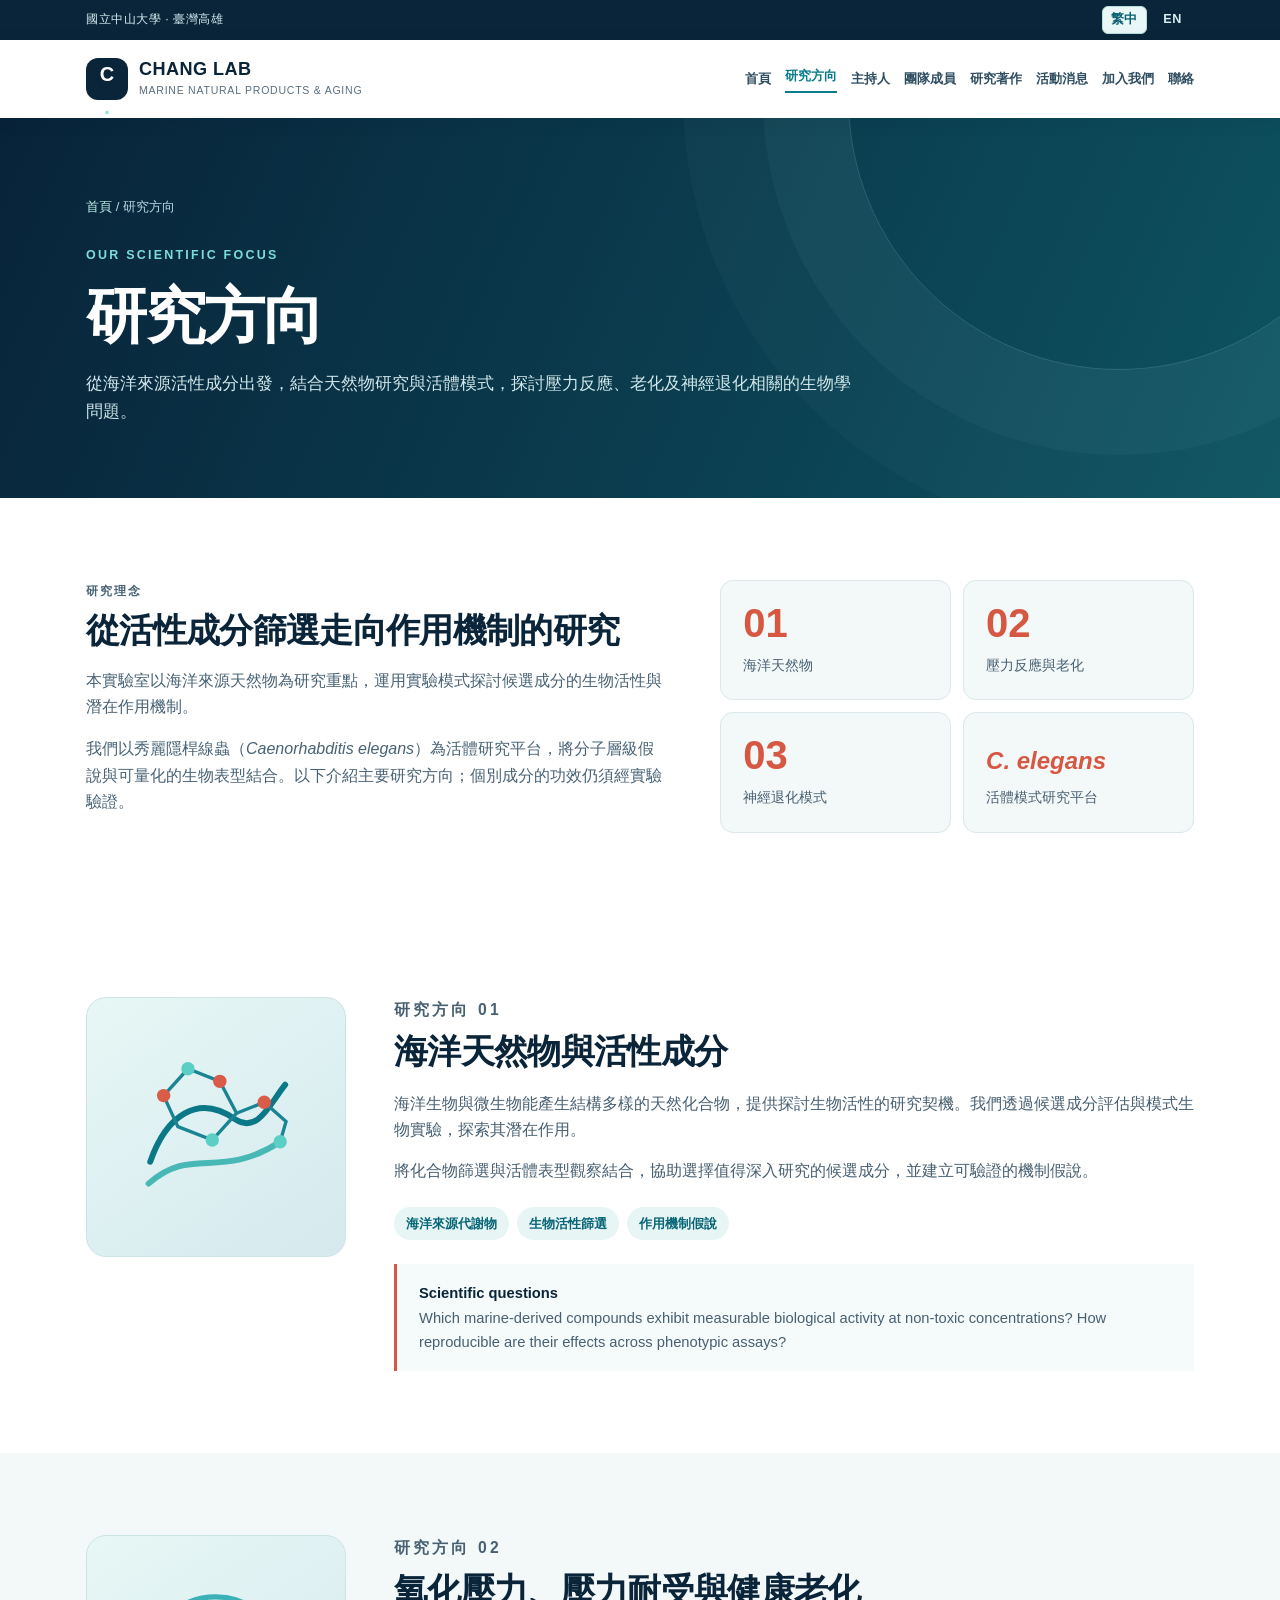
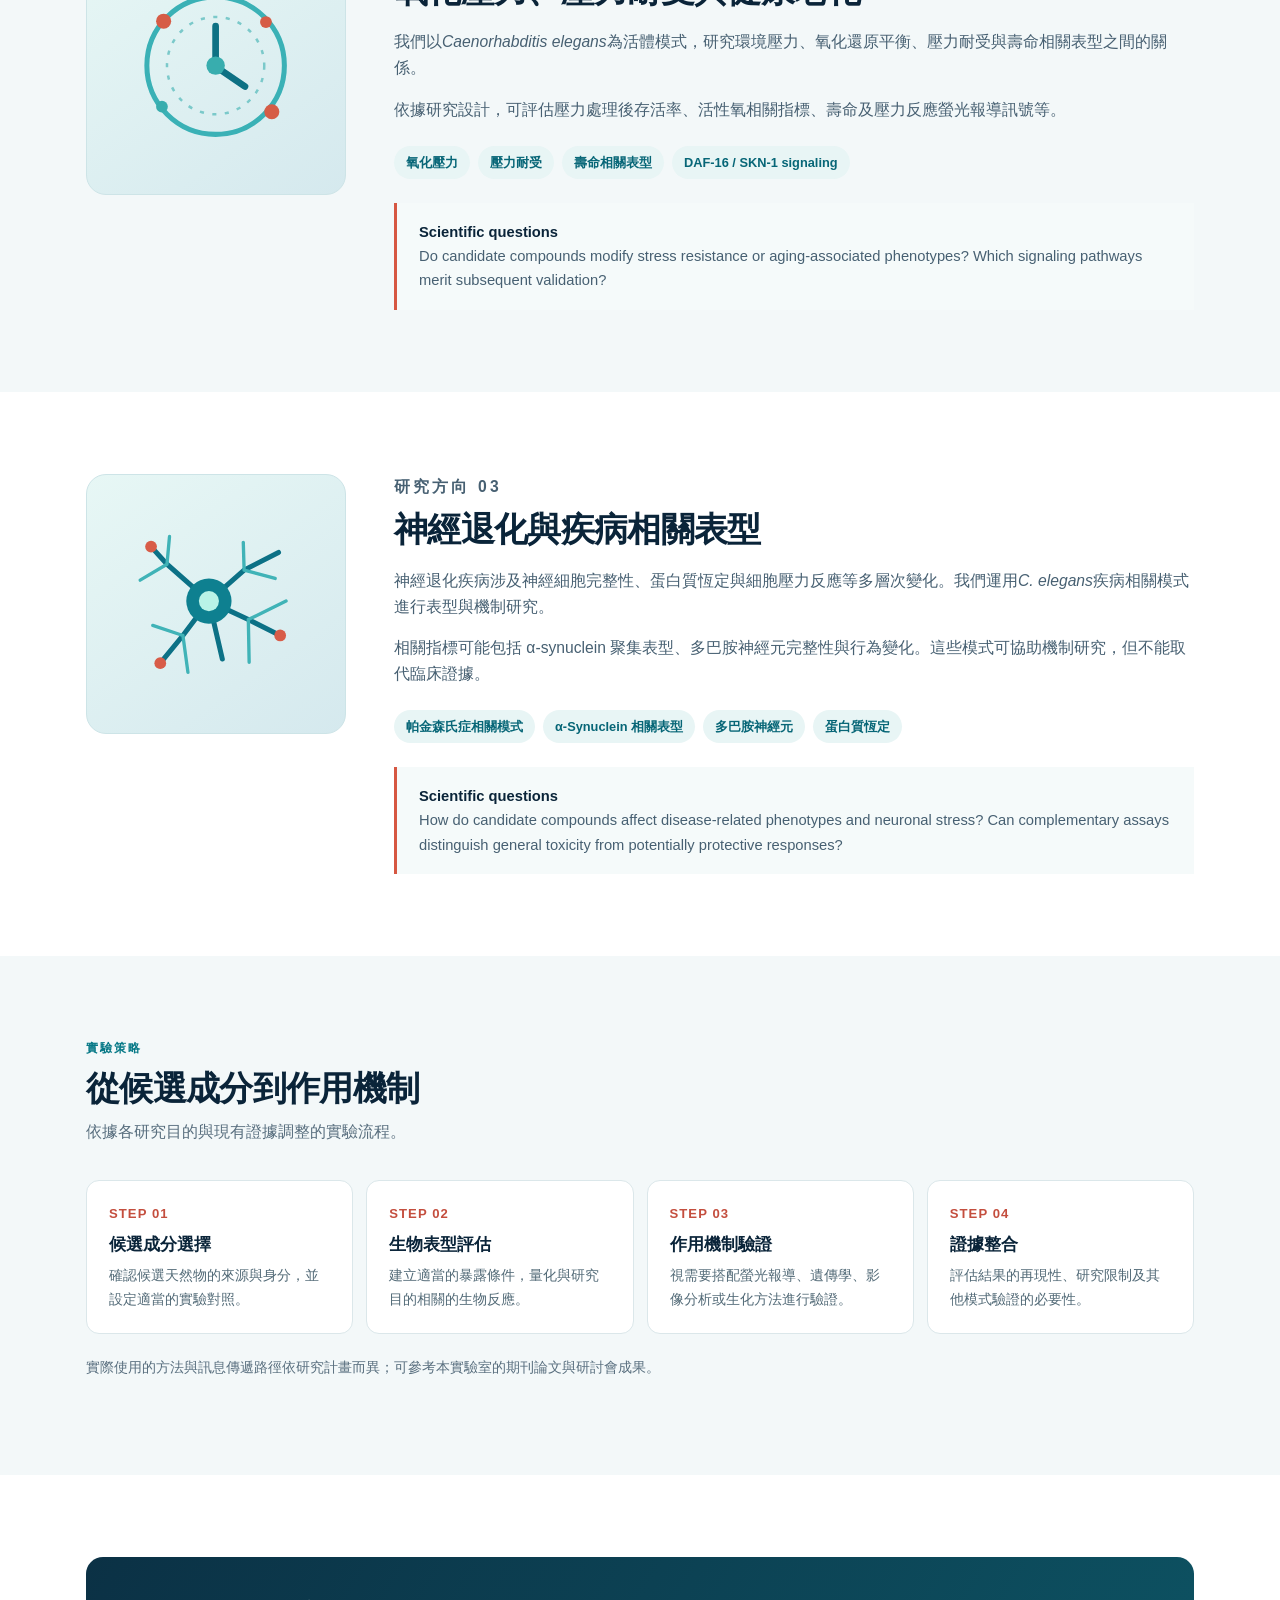
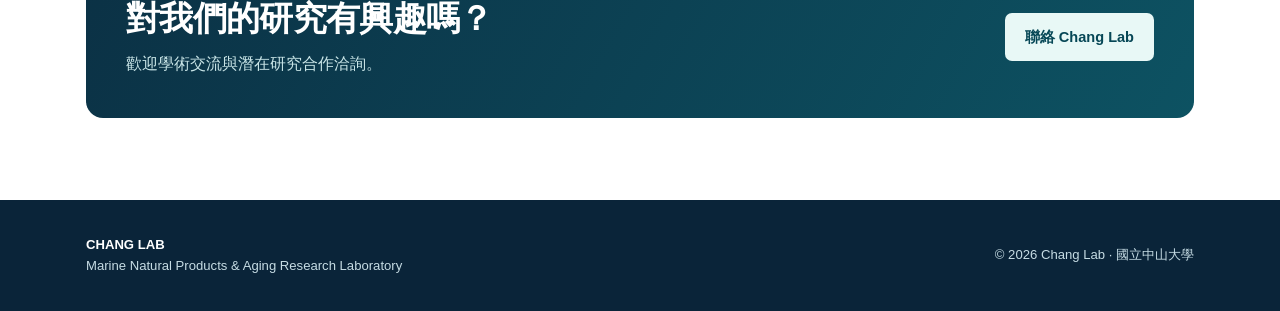
<file: research.html>
<!DOCTYPE html>
<html lang="en"><head><meta charset="utf-8"/><meta content="width=device-width,initial-scale=1" name="viewport"/><meta content="#0a2439" name="theme-color"/><meta content="Marine natural products, stress resilience and neurodegeneration studies in Caenorhabditis elegans." name="description"/><meta content="Research | Chang Lab NSYSU" property="og:title"/><meta content="Marine natural products, stress resilience and neurodegeneration studies in Caenorhabditis elegans." property="og:description"/><title>Research | Chang Lab · NSYSU</title><style>
    :root { --navy:#0a2439; --ink:#193248; --muted:#586e7e; --teal:#087d8c; --teal-dark:#075d6a; --light:#f3f8f9; --paper:#fff; --stroke:#dbe7ea; --accent:#d65742; --max:1120px; }
    * { box-sizing:border-box; }
    html { scroll-behavior:smooth; scroll-padding-top:80px; }
    body { margin:0; font-family: -apple-system,BlinkMacSystemFont,"Segoe UI",Arial,"Noto Sans TC",sans-serif; line-height:1.65; color:var(--ink); background:#fff; }
    a { color:inherit; }
    a:focus-visible, button:focus-visible { outline:3px solid #e69d55; outline-offset:3px; }
    .container { max-width:var(--max); padding:0 26px; margin:0 auto; }
    .topline { background:var(--navy); color:#d8eef3; font-size:.76rem; letter-spacing:.045em; }
    .topline .container { display:flex; justify-content:flex-end; align-items:center; min-height:32px; }
    .topline a { color:#d8eef3; text-decoration:none; }
    header { background:rgba(255,255,255,.97); position:sticky; top:0; z-index:10; box-shadow:0 3px 18px rgba(7,29,43,.07); }
    .nav { display:flex; align-items:center; justify-content:space-between; gap:18px; min-height:78px; }
    .brand { display:flex; gap:11px; align-items:center; text-decoration:none; min-width:0; }
    .brand-logo { width:42px; height:42px; border-radius:12px; background:var(--navy); display:grid; place-items:center; color:#fff; font-weight:800; font-size:20px; flex-shrink:0; }
    .brand-name { font-weight:800; letter-spacing:.025em; color:var(--navy); font-size:1.13rem; white-space:nowrap; line-height:1.15; }
    .brand-sub { font-size:.66rem; color:var(--muted); letter-spacing:.07em; text-transform:uppercase; margin-top:2px; }
    .navlinks { display:flex; align-items:center; gap:21px; }
    .navlinks a { text-decoration:none; font-size:.85rem; font-weight:650; color:#2f4e61; white-space:nowrap; }
    .navlinks a:hover { color:var(--teal); }
    .menu-btn { display:none; border:1px solid var(--stroke); background:#fff; border-radius:9px; padding:8px 12px; color:var(--ink); cursor:pointer; font-size:1rem; }
    .hero { min-height:500px; background:linear-gradient(116deg, #082339 0%, #103b51 55%, #0b5665 100%); overflow:hidden; color:#fff; position:relative; }
    .hero:before { content:""; position:absolute; width:650px; height:650px; border:1px solid rgba(173,232,223,.12); border-radius:50%; top:-300px; right:-130px; box-shadow:0 0 0 90px rgba(179,233,230,.035),0 0 0 180px rgba(179,233,230,.025); }
    .hero-inner { display:grid; grid-template-columns:1.08fr .92fr; gap:36px; align-items:center; min-height:500px; position:relative; }
    .eyebrow { color:#7bddd8; font-size:.78rem; letter-spacing:.18em; text-transform:uppercase; font-weight:700; }
    h1 { font-size:clamp(2.3rem,4.25vw,4rem); line-height:1.19; letter-spacing:-.035em; margin:15px 0 20px; font-weight:800; }
    .hero p { max-width:570px; font-size:1.04rem; color:#cee4e7; margin:0 0 28px; }
    .button { display:inline-flex; align-items:center; justify-content:center; gap:8px; text-decoration:none; background:#e8f8f6; color:#064756; border-radius:7px; padding:12px 20px; font-size:.91rem; font-weight:750; }
    .button:hover { background:#fff; }
    .button-outline { background:transparent; border:1px solid rgba(255,255,255,.47); color:#fff; margin-left:10px; }
    .button-outline:hover { background:rgba(255,255,255,.1); }
    .hero-art { max-width:460px; width:100%; justify-self:end; filter:drop-shadow(0 15px 30px rgba(0,0,0,.12)); }
    section { padding:82px 0; }
    section.alt { background:var(--light); }
    .section-top { display:flex; justify-content:space-between; align-items:end; gap:30px; margin-bottom:30px; }
    .kicker { font-size:.75rem; text-transform:uppercase; letter-spacing:.2em; color:var(--teal); font-weight:800; margin:0 0 7px; }
    h2 { font-size:clamp(1.85rem,2.65vw,2.55rem); color:var(--navy); margin:0; line-height:1.25; letter-spacing:-.02em; }
    .subhead { margin:10px 0 0; color:var(--muted); max-width:700px; font-size:.97rem; }
    .intro-grid { display:grid; grid-template-columns:1.1fr .9fr; gap:56px; align-items:center; }
    .intro-grid p { color:#476072; margin:19px 0; }
    .pill-row { display:flex; flex-wrap:wrap; gap:9px; margin-top:25px; }
    .pill { background:#e9f5f5; border:1px solid #d0e6e7; color:#076677; padding:6px 12px; border-radius:30px; font-size:.79rem; font-weight:700; }
    .panel { border-radius:16px; border:1px solid #cfdee2; background:linear-gradient(145deg,#e7f3f4,#f9fcfc); padding:31px; }
    .panel-num { display:inline-block; color:var(--accent); font-size:3.15rem; font-weight:850; line-height:1; }
    .panel small { display:block; font-size:.8rem; color:var(--muted); margin-top:6px; }
    .panel hr { border:0; border-top:1px solid #d1e0e3; margin:24px 0; }
    .panel h3 { font-size:1.2rem; margin:0 0 7px; color:var(--navy); }
    .panel p { margin:0; font-size:.9rem; }
    .cards { display:grid; grid-template-columns:repeat(3,minmax(0,1fr)); gap:18px; }
    .card { background:#fff; border:1px solid var(--stroke); border-radius:12px; padding:26px; box-shadow:0 9px 26px rgba(9,52,66,.03); }
    .card-symbol { width:52px; height:52px; display:grid; place-items:center; background:#e6f4f4; border-radius:13px; color:var(--teal-dark); margin-bottom:22px; }
    .card h3 { margin:0 0 10px; font-size:1.14rem; color:var(--navy); line-height:1.35; }
    .card p { margin:0; color:var(--muted); font-size:.9rem; }
    .team { display:grid; grid-template-columns:260px 1fr; background:#fff; border:1px solid var(--stroke); border-radius:13px; overflow:hidden; }
    .portrait { min-height:258px; background:linear-gradient(145deg,#0c3448,#0d7480); display:flex; align-items:center; justify-content:center; color:#c3f0e7; position:relative; }
    .portrait svg { max-width:160px; width:70%; }
    .team-content { padding:30px; }
    .team-content h3 { margin:0 0 2px; color:var(--navy); font-size:1.5rem; }
    .team-content .role { color:var(--teal-dark); font-weight:700; font-size:.87rem; margin-bottom:12px; }
    .team-content p { color:var(--muted); font-size:.94rem; }
    .quiet { background:#fff; border:1px dashed #b8cdd1; border-radius:11px; padding:23px; color:var(--muted); }
    .quiet strong { color:var(--navy); }
    .split { display:grid; grid-template-columns:1fr 1fr; gap:20px; }
    .textlink { color:var(--teal-dark); font-weight:700; text-decoration:underline; text-underline-offset:4px; }
    .textlink:hover { color:var(--accent); }
    .contact-grid { display:grid; grid-template-columns:1.1fr .9fr; gap:30px; }
    .contact-info { border-top:1px solid var(--stroke); padding:15px 0; }
    .contact-info strong { display:block; font-size:.8rem; text-transform:uppercase; letter-spacing:.07em; color:var(--teal-dark); }
    .contact-info span { display:block; color:#445f70; margin-top:3px; }
    footer { background:var(--navy); color:#c6dce4; padding:34px 0; font-size:.82rem; }
    footer .container { display:flex; align-items:center; justify-content:space-between; gap:15px; }
    footer b { color:#fff; }
    @media(max-width:980px) { .navlinks { gap:12px; } .navlinks a { font-size:.77rem; } .hero-inner { grid-template-columns:1.2fr .8fr; } }
    @media(max-width:780px) {
      .nav { min-height:69px; } .menu-btn { display:block; }
      .navlinks { display:none; position:absolute; top:100%; left:0; right:0; padding:18px 26px 22px; background:#fff; border-top:1px solid var(--stroke); box-shadow:0 15px 25px rgba(8,28,40,.09); flex-direction:column; align-items:flex-start; gap:15px; }
      .navlinks.open { display:flex; }
      .navlinks a { font-size:.96rem; }
      .hero-inner { grid-template-columns:1fr; min-height:0; padding-top:67px; padding-bottom:60px; }
      .hero-art { max-width:300px; justify-self:center; margin-top:0; }
      .cards, .intro-grid, .contact-grid, .split { grid-template-columns:1fr; }
      .intro-grid { gap:28px; } .cards { gap:13px; }
      .team { grid-template-columns:1fr; } .portrait { min-height:190px; }
      section { padding:62px 0; } .section-top { display:block; }
    }
    @media(max-width:460px) { .container { padding:0 18px; } .brand-sub { font-size:.57rem; } .brand-name { font-size:1rem; } .button-outline { margin-left:0; margin-top:10px; } .hero-actions .button { display:flex; width:100%; } footer .container { display:block; } }
  

    .research-hero { background:linear-gradient(114deg,#082339,#0d5361); color:white; padding:78px 0 72px; position:relative; overflow:hidden; }
    .research-hero:after { content:""; border:1px solid rgba(190,246,236,.18); border-radius:50%; width:540px; height:540px; position:absolute; right:-110px; top:-290px; box-shadow:0 0 0 85px rgba(190,246,236,.035),0 0 0 165px rgba(190,246,236,.025); pointer-events:none; }
    .research-hero .container { position:relative; z-index:1; }
    .research-hero h1 { font-size:clamp(2.5rem,4.8vw,4.2rem); max-width:950px; margin:14px 0 18px; }
    .research-hero p { color:#d1e7eb; max-width:770px; font-size:1.05rem; margin:0; }
    .breadcrumb { font-size:.82rem; color:#b7d8e0; }
    .breadcrumb a { text-decoration:none; color:#c1f3e9; }
    .eyebrow-dark { color:#077987; letter-spacing:.15em; font-size:.78rem; font-weight:800; text-transform:uppercase; margin:0 0 8px; }
    .research-overview { display:grid; grid-template-columns:1.1fr .9fr; gap:55px; align-items:center; }
    .research-overview p { color:#486375; }
    .stat-grid { display:grid; grid-template-columns:1fr 1fr; gap:12px; }
    .stat { border:1px solid var(--stroke); border-radius:13px; background:var(--light); padding:22px; }
    .stat strong { display:block; color:#d65742; font-size:2.5rem; line-height:1; }
    .stat span { display:block; color:#476072; margin-top:12px; font-size:.85rem; }
    .research-unit { display:grid; grid-template-columns:260px 1fr; gap:48px; align-items:start; }
    .research-unit .visual { border:1px solid #cde4e7; background:linear-gradient(145deg,#e7f7f5,#d5e9ee); min-height:260px; border-radius:20px; display:flex; align-items:center; justify-content:center; position:relative; overflow:hidden; }
    .research-unit .visual svg { width:78%; max-width:215px; height:auto; }
    .unit-num { font-size:.78rem; letter-spacing:.2em; text-transform:uppercase; font-weight:800; color:#087d8c; margin:0 0 8px; }
    .research-unit h2 { margin-bottom:18px; }
    .research-unit p { color:#476072; font-size:.98rem; }
    .tags { display:flex; gap:8px; flex-wrap:wrap; margin:23px 0 0; }
    .tags span { background:#e8f5f5; color:#076677; border-radius:24px; padding:6px 12px; font-size:.8rem; font-weight:650; }
    .method-box { margin-top:24px; border-left:3px solid var(--accent); background:#f5fafa; padding:17px 22px; font-size:.92rem; color:#476072; }
    .method-box b { color:var(--navy); }
    .workflow { display:grid; grid-template-columns:repeat(4,minmax(0,1fr)); gap:13px; margin-top:35px; }
    .workflow-item { border:1px solid var(--stroke); border-radius:13px; padding:22px; background:white; min-width:0; }
    .workflow-item .n { color:#c44e3e; font-weight:850; letter-spacing:.08em; font-size:.82rem; }
    .workflow-item h3 { color:var(--navy); margin:9px 0 8px; line-height:1.35; font-size:1.07rem; }
    .workflow-item p { font-size:.88rem; color:#526a77; margin:0; }
    .resource-note { color:var(--muted); font-size:.85rem; margin-top:23px; }
    .cta { display:flex; align-items:center; justify-content:space-between; gap:20px; border-radius:17px; background:linear-gradient(120deg,#0b3145,#0d5262); padding:40px; color:white; }
    .cta h2 { color:white; }
    .cta p { margin:12px 0 0; color:#c9e5e7; }
    .cta a { background:#e8f8f6; color:#064756; white-space:nowrap; }
    @media(max-width:850px){ .research-unit { grid-template-columns:210px 1fr; gap:25px; } .workflow { grid-template-columns:repeat(2,minmax(0,1fr)); } }
    @media(max-width:700px){ .research-overview, .research-unit { grid-template-columns:1fr; } .research-unit .visual { min-height:195px; } .research-unit .visual svg { max-width:160px; } .research-hero { padding:55px 0; } .cta { display:block; padding:28px; } .cta a { margin-top:21px; } }
    @media(max-width:460px){ .workflow { grid-template-columns:1fr; } .stat-grid { grid-template-columns:1fr 1fr; } .stat { padding:17px; } .stat strong { font-size:2rem; } }


  /* Members-page layout: uses the existing Chang Lab design tokens */
  .people-hero { background:linear-gradient(114deg,#082339,#0d5361); color:white; padding:76px 0 74px; position:relative; overflow:hidden; }
  .people-hero:after { content:""; position:absolute; right:-95px; top:-290px; width:530px; height:530px; border:1px solid rgba(190,246,236,.18); border-radius:50%; box-shadow:0 0 0 85px rgba(190,246,236,.035),0 0 0 165px rgba(190,246,236,.025); pointer-events:none; }
  .people-hero .container { position:relative; z-index:1; }
  .people-hero h1 { font-size:clamp(2.5rem,4.8vw,4.2rem); line-height:1.2; margin:14px 0 18px; }
  .people-hero p { color:#d1e7eb; max-width:790px; font-size:1.05rem; margin:0; }
  .member-kicker { margin:0 0 9px; color:var(--teal); font-weight:800; font-size:.77rem; letter-spacing:.18em; text-transform:uppercase; }
  .member-intro { margin-bottom:30px; }
  .member-intro h2 { margin:0 0 9px; }
  .member-intro p:last-child { color:var(--muted); margin:0; }
  .pi-card { display:grid; grid-template-columns:minmax(220px,300px) minmax(0,1fr); border:1px solid var(--stroke); border-radius:19px; overflow:hidden; background:#fff; box-shadow:0 10px 36px rgba(9,43,58,.045); }
  .pi-art { background:linear-gradient(145deg,#dff2f2,#d3e7ef); min-height:370px; padding:28px; display:flex; flex-direction:column; align-items:center; justify-content:center; gap:19px; border-right:1px solid #d5e5e9; }
  .portrait-ring { width:min(74%,220px); aspect-ratio:1; border-radius:50%; background:linear-gradient(160deg,#0a3a4d,#0e6370); display:grid; place-items:center; position:relative; box-shadow:0 0 0 9px rgba(255,255,255,.48); color:#d4fffa; font-weight:800; font-size:clamp(3.5rem,7vw,5.2rem); letter-spacing:-.065em; }
  .portrait-ring:before { content:""; position:absolute; width:76%; height:76%; border:1px solid rgba(195,242,240,.2); border-radius:50%; }
  .pi-art small { color:#456c78; font-size:.78rem; text-align:center; }
  .pi-details { padding:35px 39px; }
  .pi-role { font-size:.8rem; font-weight:800; color:var(--teal); letter-spacing:.11em; text-transform:uppercase; }
  .pi-details h3 { font-size:clamp(1.8rem,2.5vw,2.5rem); line-height:1.16; color:var(--navy); margin:10px 0 7px; }
  .pi-sub { margin:0 0 19px; color:#547084; font-size:1.01rem; }
  .pi-details p:not(.pi-sub) { color:#466172; margin:0 0 16px; }
  .tag-row { display:flex; flex-wrap:wrap; gap:8px; margin:19px 0 24px; }
  .tag-row span { background:#eaf6f5; border:1px solid #cde6e6; border-radius:24px; padding:5px 11px; color:#076577; font-size:.79rem; font-weight:680; }
  .pi-links { display:flex; gap:11px; flex-wrap:wrap; margin-top:23px; }
  .pi-links a { display:inline-flex; align-items:center; gap:7px; border-radius:8px; padding:9px 13px; font-size:.88rem; font-weight:750; text-decoration:none; background:#0b4f5e; color:#fff; }
  .pi-links a.secondary { color:#07576a; border:1px solid #bfdde1; background:#f2fafa; }
  .student-grid { display:grid; grid-template-columns:repeat(2,minmax(0,1fr)); gap:20px; }
  .people-placeholder { border:1px solid var(--stroke); background:#fff; border-radius:16px; padding:28px; min-height:220px; display:flex; flex-direction:column; align-items:flex-start; }
  .people-placeholder .symbol { width:45px; height:45px; border-radius:13px; display:grid; place-items:center; background:#e8f5f5; color:#087180; font-weight:850; font-size:1.25rem; }
  .people-placeholder h3 { margin:21px 0 7px; color:var(--navy); font-size:1.25rem; line-height:1.3; }
  .people-placeholder p { color:#567081; font-size:.94rem; margin:0; }
  .notice { color:#526b7a; font-size:.9rem; margin:21px 0 0; }
  .alumni-panel { display:flex; justify-content:space-between; gap:30px; align-items:center; border-radius:14px; padding:29px 32px; background:#eef6f7; border:1px solid #d2e4e7; }
  .alumni-panel h3 { margin:0 0 5px; color:var(--navy); font-size:1.28rem; }
  .alumni-panel p { margin:0; font-size:.94rem; color:#526f80; }
  .alumni-panel .alumni-icon { font-size:2.7rem; font-weight:900; color:var(--accent); line-height:1; }
  .join-cta { display:flex; align-items:center; justify-content:space-between; gap:24px; border-radius:17px; background:linear-gradient(115deg,#0b3145,#0d5262); padding:36px 40px; color:white; }
  .join-cta h2 { color:#fff; font-size:1.7rem; }
  .join-cta p { color:#c9e5e7; margin:11px 0 0; }
  .join-cta a { display:inline-block; background:#e8f8f6; color:#064756; text-decoration:none; font-weight:750; border-radius:7px; padding:11px 16px; white-space:nowrap; }
  @media(max-width:800px) {
    .pi-card { grid-template-columns:240px minmax(0,1fr); }
    .pi-art { min-height:300px; }
    .pi-details { padding:28px; }
  }
  @media(max-width:670px) {
    .people-hero { padding:55px 0 58px; }
    .pi-card { grid-template-columns:1fr; }
    .pi-art { min-height:230px; border-right:0; border-bottom:1px solid #d5e5e9; }
    .portrait-ring { width:145px; font-size:3.5rem; }
    .pi-details { padding:26px; }
    .student-grid { grid-template-columns:1fr; }
    .alumni-panel { padding:23px; }
    .join-cta { display:block; padding:28px; }
    .join-cta a { margin-top:20px; }
  }


/* Unified navigation & post-CV content */
.navlinks { gap:14px; }
.navlinks a {font-size:.80rem;}
.navlinks a[aria-current="page"] {color:var(--teal);border-bottom:2px solid var(--teal);padding-bottom:5px;}
.skip-link {position:absolute;left:-9999px;top:7px;z-index:50;background:#fff;color:#0a2439;padding:8px 15px;}
.skip-link:focus {left:12px;}
:root { --max:1160px; }
.page-hero { background:linear-gradient(115deg,#082339,#0d5361);color:#fff;padding:70px 0 74px;position:relative;overflow:hidden; }
.page-hero:after { content:"";position:absolute;border:1px solid rgba(206,250,245,.17);height:520px;width:520px;border-radius:50%;right:-150px;top:-310px;box-shadow:0 0 0 95px rgba(170,234,239,.035),0 0 0 170px rgba(170,234,239,.025);pointer-events:none; }
.page-hero .container {position:relative;z-index:1;}
.page-hero h1 {margin:11px 0 15px;font-size:clamp(2.5rem,4.5vw,4.1rem);}
.page-hero p {max-width:850px;color:#d2e8eb;font-size:1.04rem;margin:0;}
.lead {font-size:1.06rem;line-height:1.83;max-width:840px;color:#425f70;}
.stack {display:grid;gap:16px;}
.blocktitle {font-size:1.4rem;margin:0 0 14px;color:var(--navy);}
.info-grid {display:grid;grid-template-columns:repeat(3,minmax(0,1fr));gap:17px;}
.info-grid.two {grid-template-columns:repeat(2,minmax(0,1fr));}
.info-card {padding:24px;background:#fff;border:1px solid var(--stroke);border-radius:14px;}
.info-card h3 {margin:0 0 8px;font-size:1.05rem;color:var(--navy);}
.info-card p {margin:0;color:#536c78;font-size:.92rem;}
.info-card .date {font-weight:800;color:#a84c3b;font-size:.77rem;letter-spacing:.06em;text-transform:uppercase;margin:0 0 8px;}
.layout-side {display:grid;grid-template-columns:minmax(0,2fr) minmax(260px,1fr);gap:48px;align-items:start;}
.list-clean {list-style:none;padding:0;margin:0;}
.list-clean li {padding:13px 0;border-bottom:1px solid var(--stroke);}
.inline-link {color:#06717f;font-weight:730;text-decoration:underline;text-underline-offset:3px;}
.inline-link:hover {color:#d65742;}
.timeline {border-left:2px solid #c6dfe1;padding-left:23px;display:grid;gap:25px;}
.timeline-item {position:relative;}
.timeline-item:before {content:"";position:absolute;left:-32px;top:7px;width:14px;height:14px;background:#0b8390;border-radius:50%;border:3px solid #fff;box-shadow:0 0 0 1px #8bc7ce;}
.timeline-item time {display:block;color:#b04e3d;font-size:.82rem;font-weight:800;}
.timeline-item h3 {font-size:1.1rem;line-height:1.42;margin:3px 0;color:var(--navy);}
.timeline-item p {margin:4px 0;color:#516b7c;font-size:.93rem;}
.mini-note {padding:18px 20px;border:1px solid #cfe4e7;background:#f1f8f9;border-radius:12px;color:#496575;font-size:.91rem;}
.site-button {display:inline-flex;align-items:center;gap:8px;text-decoration:none;border:1px solid #0b6574;border-radius:8px;padding:10px 15px;font-weight:800;font-size:.9rem;background:#0b6574;color:white;}
.site-button:hover{background:#064654;color:white;}
.site-button.ghost {background:#fff;color:#0b6574;}
.year-head {display:flex;align-items:center;gap:15px;margin:35px 0 18px;}
.year-head h2 {font-size:1.6rem;margin:0;}
.year-head:after {content:"";display:block;flex:1;border-top:1px solid var(--stroke);}
.pub-list {display:grid;gap:11px;}
.pub-item {border:1px solid var(--stroke);background:white;border-radius:11px;padding:21px 23px;}
.pub-item .pub-id {color:#a84e3d;font-size:.77rem;font-weight:800;letter-spacing:.06em;}
.pub-item h3 {font-size:1.02rem;line-height:1.5;margin:7px 0;color:#0b2b3f;}
.pub-item .authors {font-size:.87rem;color:#536c7d;line-height:1.6;margin:0 0 6px;}
.pub-item .journal {font-size:.9rem;color:#24495c;line-height:1.55;margin:0;}
.pub-item .pub-link {font-size:.84rem;display:inline-block;color:#076b7a;font-weight:750;margin-top:9px;}
.pub-count {color:#5d7884;font-size:.9rem;margin:7px 0 0;}
.filter-bar {display:flex;gap:12px;align-items:center;flex-wrap:wrap;padding:20px;background:#f4fafb;border-radius:12px;border:1px solid #d5e8ea;margin-top:27px;}
.filter-bar input,.filter-bar select {border:1px solid #bfd6db;padding:10px 12px;border-radius:8px;background:#fff;font:inherit;font-size:.94rem;color:var(--ink);}
.filter-bar input{flex:1;min-width:230px;}
.filter-bar select{min-width:145px;}
.statline {display:flex;gap:16px;flex-wrap:wrap;margin-top:16px;color:#d7e9ed;font-size:.88rem;}
.statline span{padding:6px 12px;border:1px solid rgba(198,235,233,.25);border-radius:20px;}
.news-story {border-bottom:1px solid var(--stroke);padding:26px 0;}
.news-story:first-child {padding-top:4px;}
.news-story .date{font-size:.83rem;font-weight:800;color:#a84e3d;letter-spacing:.04em;}
.news-story h2{font-size:1.5rem;margin:7px 0 10px;}
.news-story p{color:#506a7b;max-width:790px;}
.poster-list{display:grid;gap:12px;margin-top:19px;}
.poster-entry{padding:15px 18px;background:#f4f9fa;border:1px solid var(--stroke);border-radius:10px;}
.poster-entry strong{color:var(--navy);font-size:.94rem;}
.poster-entry p{margin:5px 0 0;font-size:.84rem;}
.address-panel{background:linear-gradient(130deg,#e4f3f4,#f7fcfc);border:1px solid #d1e4e8;border-radius:16px;padding:28px;}
.address-panel a {color:#075e70;}
.form-note{font-size:.89rem;color:#5e7785;}
.join-step{display:grid;grid-template-columns:45px 1fr;gap:15px;align-items:start;padding:18px 0;border-top:1px solid var(--stroke);}
.join-step .num{width:37px;height:37px;background:#e2f3f3;color:#077887;display:grid;place-items:center;font-weight:800;border-radius:50%;}
.join-step h3{font-size:1.05rem;margin:2px 0 5px;color:var(--navy);}
.join-step p{margin:0;color:#526e7d;font-size:.94rem;}
@media(max-width:1050px) { .navlinks{gap:10px}.navlinks a{font-size:.73rem;} }
@media(max-width:950px) { .menu-btn{display:block;} .navlinks{display:none;position:absolute;top:100%;left:0;right:0;padding:18px 26px 22px;background:#fff;border-top:1px solid var(--stroke);box-shadow:0 15px 25px rgba(8,28,40,.09);flex-direction:column;align-items:flex-start;gap:15px;} .navlinks.open{display:flex;} .navlinks a{font-size:.96rem;} }
@media(max-width:780px) {.info-grid,.info-grid.two,.layout-side{grid-template-columns:1fr;} .page-hero{padding:54px 0;} .info-grid{gap:12px;}}
@media(max-width:460px){.filter-bar input,.filter-bar select{width:100%;min-width:0;} .pub-item{padding:17px;} }
</style><link rel="stylesheet" href="assets/site-i18n.css"/>
<script src="assets/site-i18n.js" defer></script>
</head><body><a class="skip-link" href="#main">Skip to content</a>
<div class="topline"><div class="container"><a href="https://www.nsysu.edu.tw/" rel="noopener noreferrer" target="_blank">National Sun Yat-sen University · Kaohsiung, Taiwan</a></div></div>
<header><div class="container nav"><a aria-label="Chang Lab Home" class="brand" href="index.html"><div class="brand-logo">C<span style="color:#88dfd8">.</span></div><div><div class="brand-name">CHANG LAB</div><div class="brand-sub">Marine Natural Products &amp; Aging</div></div></a><button aria-controls="navLinks" aria-expanded="false" class="menu-btn" id="menuButton" type="button">☰ Menu</button><nav aria-label="Main navigation" class="navlinks" id="navLinks"><a href="index.html">Home</a><a aria-current="page" href="research.html">Research</a><a href="pi.html">PI</a><a href="members.html">Members</a><a href="publications.html">Publications</a><a href="news.html">News</a><a href="join.html">Join Us</a><a href="contact.html">Contact</a></nav></div></header><main id="main">
<div class="research-hero"><div class="container"><div class="breadcrumb"><a href="index.html">Home</a> / Research</div><div class="eyebrow" style="margin-top:27px">OUR SCIENTIFIC FOCUS</div><h1>Research</h1><p>From marine-derived compounds to whole-organism biology: integrating natural product discovery with experimental models of stress, aging, and neurodegeneration.</p></div></div>
<section><div class="container research-overview"><div><p class="eyebrow-dark">RESEARCH PHILOSOPHY</p><h2>Exploring bioactive compounds through mechanistic biology.</h2><p>Our laboratory studies the biological potential of natural products, with an emphasis on marine-derived compounds and their effects in experimental model systems.</p><p>We use <i><em>Caenorhabditis elegans</em></i> to connect molecular hypotheses with measurable phenotypes. The research directions below describe our areas of investigation; specific biological effects require experimental validation in each study.</p></div><div class="stat-grid"><div class="stat"><strong>01</strong><span>Marine natural products</span></div><div class="stat"><strong>02</strong><span>Stress responses &amp; aging</span></div><div class="stat"><strong>03</strong><span>Neurodegeneration models</span></div><div class="stat"><strong><i style="font-size:1.5rem"><em>C. elegans</em></i></strong><span>Whole-organism model platform</span></div></div></div></section>
<section class="" id="marine"><div class="container research-unit"><div class="visual"><svg aria-label="Marine compounds and molecular structures" role="img" viewbox="0 0 240 240" xmlns="http://www.w3.org/2000/svg"><path d="M42 162 C61 107 99 80 143 111 C170 129 184 94 203 70" fill="none" stroke="#0b7887" stroke-linecap="round" stroke-width="7"></path><path d="M40 188 C91 142 125 185 197 138" fill="none" stroke="#47b8b5" stroke-linecap="round" stroke-width="7"></path><g fill="none" stroke="#1b8494" stroke-width="4"><path d="M58 83 L87 51 L125 66 L145 104 L116 136 L75 120 Z"></path><path d="M145 104 L178 91 L204 114 L197 138"></path></g><g fill="#d85c48"><circle cx="58" cy="83" r="8"></circle><circle cx="125" cy="66" r="8"></circle><circle cx="178" cy="91" r="8"></circle></g><g fill="#5bcec6"><circle cx="87" cy="51" r="8"></circle><circle cx="116" cy="136" r="8"></circle><circle cx="197" cy="138" r="8"></circle></g></svg></div><div><p class="unit-num">Research direction 01</p><h2>Marine Natural Products &amp; Bioactive Compounds</h2><p>Marine organisms and microorganisms produce structurally diverse natural products that provide opportunities to investigate biological activity. Our research explores marine-derived compounds as candidates for further biological characterization.</p><p>We combine compound-focused screening with organism-level observations to prioritize promising candidates and formulate testable mechanistic hypotheses.</p><div class="tags"><span>Marine-derived metabolites</span><span>Bioactivity screening</span><span>Mechanistic hypotheses</span></div><div class="method-box"><b>Scientific questions</b><div>Which marine-derived compounds exhibit measurable biological activity at non-toxic concentrations? How reproducible are their effects across phenotypic assays?</div></div></div></div></section><section class="alt" id="aging"><div class="container research-unit"><div class="visual"><svg aria-label="Stress resilience and aging pathways" role="img" viewbox="0 0 240 240" xmlns="http://www.w3.org/2000/svg"><circle cx="120" cy="120" fill="none" r="82" stroke="#3ab1b6" stroke-width="6"></circle><circle cx="120" cy="120" fill="none" r="58" stroke="#7bc9ca" stroke-dasharray="5 10" stroke-width="3"></circle><path d="M120 73 V121 L155 145" fill="none" stroke="#0e7184" stroke-linecap="round" stroke-width="8"></path><g fill="#d65c46"><circle cx="58" cy="67" r="9"></circle><circle cx="180" cy="68" r="7"></circle><circle cx="187" cy="175" r="9"></circle></g><g fill="#38adae"><circle cx="120" cy="120" r="11"></circle><circle cx="56" cy="169" r="7"></circle></g></svg></div><div><p class="unit-num">Research direction 02</p><h2>Oxidative Stress, Stress Resilience &amp; Healthy Aging</h2><p>We use <em>Caenorhabditis elegans</em> as a whole-organism platform to examine the relationships among environmental stress, redox balance, stress tolerance, and lifespan-associated phenotypes.</p><p>Depending on the study, experimental readouts may include survival after stress exposure, reactive oxygen species indicators, lifespan analysis, and fluorescent reporters for stress-responsive signaling pathways.</p><div class="tags"><span>Oxidative stress</span><span>Stress tolerance</span><span>Lifespan phenotypes</span><span>DAF-16 / SKN-1 signaling</span></div><div class="method-box"><b>Scientific questions</b><div>Do candidate compounds modify stress resistance or aging-associated phenotypes? Which signaling pathways merit subsequent validation?</div></div></div></div></section><section class="" id="neuro"><div class="container research-unit"><div class="visual"><svg aria-label="Dopaminergic neurons and neurodegeneration research" role="img" viewbox="0 0 240 240" xmlns="http://www.w3.org/2000/svg"><g fill="none" stroke="#0c7186" stroke-linecap="round" stroke-width="6"><path d="M112 117 L62 73 L43 52"></path><path d="M112 117 L81 158 L54 191"></path><path d="M112 117 L154 80 L195 59"></path><path d="M112 117 L159 139 L197 158"></path><path d="M112 117 L128 186"></path></g><g fill="none" stroke="#40b3b7" stroke-linecap="round" stroke-width="4"><path d="M62 73 L65 40 M62 73 L30 92"></path><path d="M81 158 L45 146 M81 158 L87 202"></path><path d="M154 80 L153 47 M154 80 L191 90"></path><path d="M159 139 L160 190 M159 139 L204 117"></path></g><circle cx="112" cy="117" fill="#0e8090" r="27"></circle><circle cx="112" cy="117" fill="#b9f3e7" r="12"></circle><g fill="#d85c48"><circle cx="43" cy="52" r="7"></circle><circle cx="197" cy="158" r="7"></circle><circle cx="54" cy="191" r="7"></circle></g></svg></div><div><p class="unit-num">Research direction 03</p><h2>Neurodegeneration &amp; Disease-Related Phenotypes</h2><p>Neurodegenerative conditions involve complex changes in neuronal integrity, protein homeostasis, and cellular stress responses. Our experimental work incorporates <em>C. elegans</em> disease-related models to explore these processes.</p><p>Relevant readouts may include α-synuclein-associated aggregation phenotypes, dopaminergic neuron integrity, and behavior. These assays support mechanistic investigation but are not substitutes for clinical validation.</p><div class="tags"><span>Parkinson’s disease-related models</span><span>α-Synuclein phenotypes</span><span>Dopaminergic neurons</span><span>Proteostasis</span></div><div class="method-box"><b>Scientific questions</b><div>How do candidate compounds affect disease-related phenotypes and neuronal stress? Can complementary assays distinguish general toxicity from potentially protective responses?</div></div></div></div></section>
<section class="alt" id="approach"><div class="container"><p class="eyebrow-dark">EXPERIMENTAL STRATEGY</p><h2>From candidate to mechanism</h2><p class="subhead">A flexible experimental framework, adapted to each project and the evidence available.</p><div class="workflow"><div class="workflow-item"><div class="n">STEP 01</div><h3>Candidate selection</h3><p>Source and prioritize natural compounds with clear identities and appropriate controls.</p></div><div class="workflow-item"><div class="n">STEP 02</div><h3>Phenotypic assessment</h3><p>Establish tolerated exposure conditions and quantify relevant biological responses.</p></div><div class="workflow-item"><div class="n">STEP 03</div><h3>Mechanistic testing</h3><p>Use complementary reporter, genetic, imaging, or biochemical approaches as appropriate.</p></div><div class="workflow-item"><div class="n">STEP 04</div><h3>Evidence integration</h3><p>Assess reproducibility, limitations, and the need for additional model validation.</p></div></div><p class="resource-note">Specific methods and pathways vary by project. See our published research and conference presentations for examples of current laboratory interests.</p></div></section>
<section><div class="container"><div class="cta"><div><h2>Interested in our research?</h2><p>We welcome scientific exchange and inquiries about potential collaborations.</p></div><a class="button" href="contact.html">Contact Chang Lab ↗</a></div></div></section>
</main><footer><div class="container"><div><b>CHANG LAB</b><br/>Marine Natural Products &amp; Aging Research Laboratory</div><div>© <span id="year">2026</span> Chang Lab · National Sun Yat-sen University</div></div></footer><script>(function(){const button=document.getElementById('menuButton'),nav=document.getElementById('navLinks');if(button&&nav){button.addEventListener('click',()=>{const x=nav.classList.toggle('open');button.setAttribute('aria-expanded',String(x))});nav.querySelectorAll('a').forEach(link=>link.addEventListener('click',()=>{nav.classList.remove('open');button.setAttribute('aria-expanded','false')}));}document.getElementById('year').textContent=new Date().getFullYear();})();
</script></body></html>
</file>
<file: assets/site-i18n.css>
/* Bilingual UI for Chang Lab inner pages. */
html[data-language="zh-TW"] .university-en,html[data-language="en"] .university-zh{display:none}
.topline .container{display:flex;align-items:center;justify-content:space-between;gap:14px;flex-wrap:wrap;min-height:40px}
.topline .container>a{font-size:.77rem;line-height:1.45}
.language-options{display:inline-flex;align-items:center;gap:4px;white-space:nowrap;margin-left:auto}
.language-options a{display:inline-flex;align-items:center;justify-content:center;min-width:43px;padding:4px 8px;border-radius:6px;border:1px solid transparent;color:#d8eef3;font-size:.79rem;font-weight:800;text-decoration:none;line-height:1.4}
.language-options a[aria-current="true"]{color:#085f70;background:#eaf7f7;border-color:#b8dddd}
.language-options a:hover{background:#eaf7f7;color:#076675}
.language-options a:focus-visible{outline:2px solid #0b7782;outline-offset:2px}
@media(max-width:470px){.topline .container{gap:6px}.topline .container>a{font-size:.68rem}.language-options a{min-width:34px;padding:4px;font-size:.73rem}}
</file>
